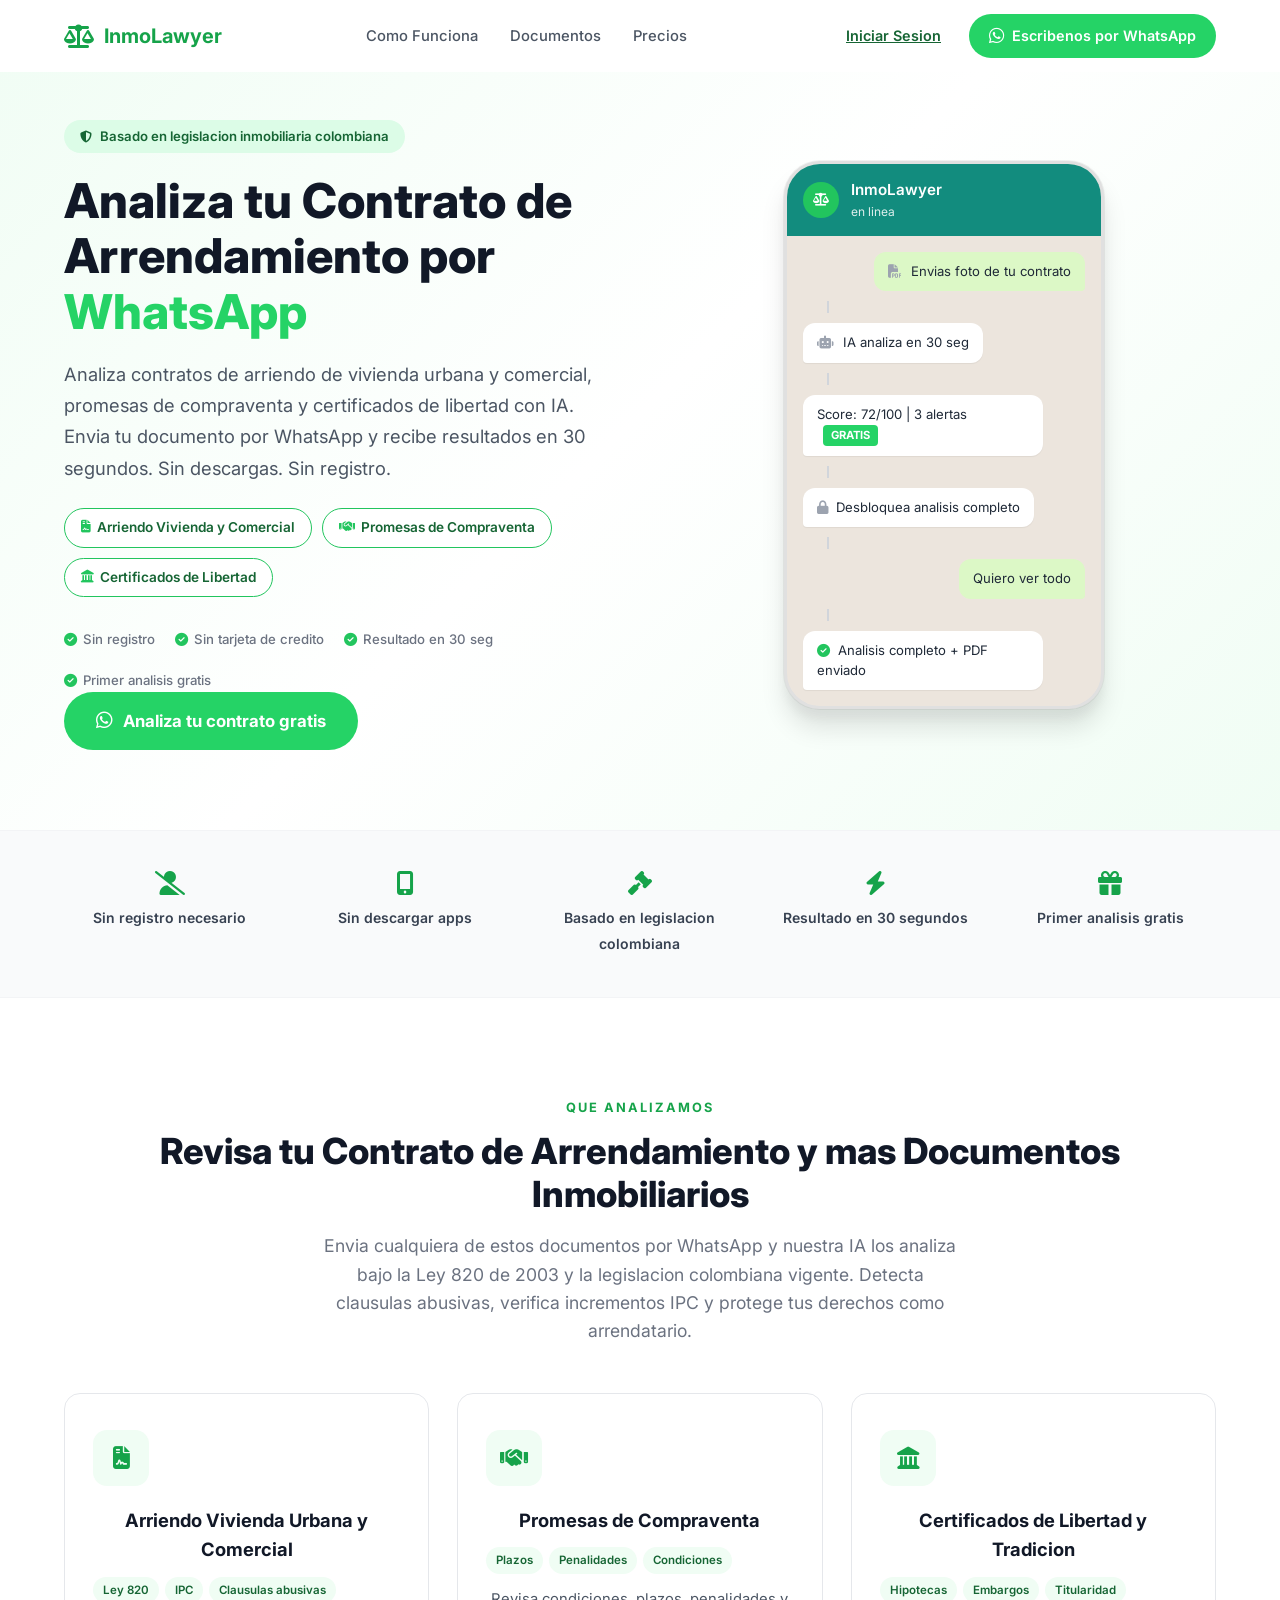
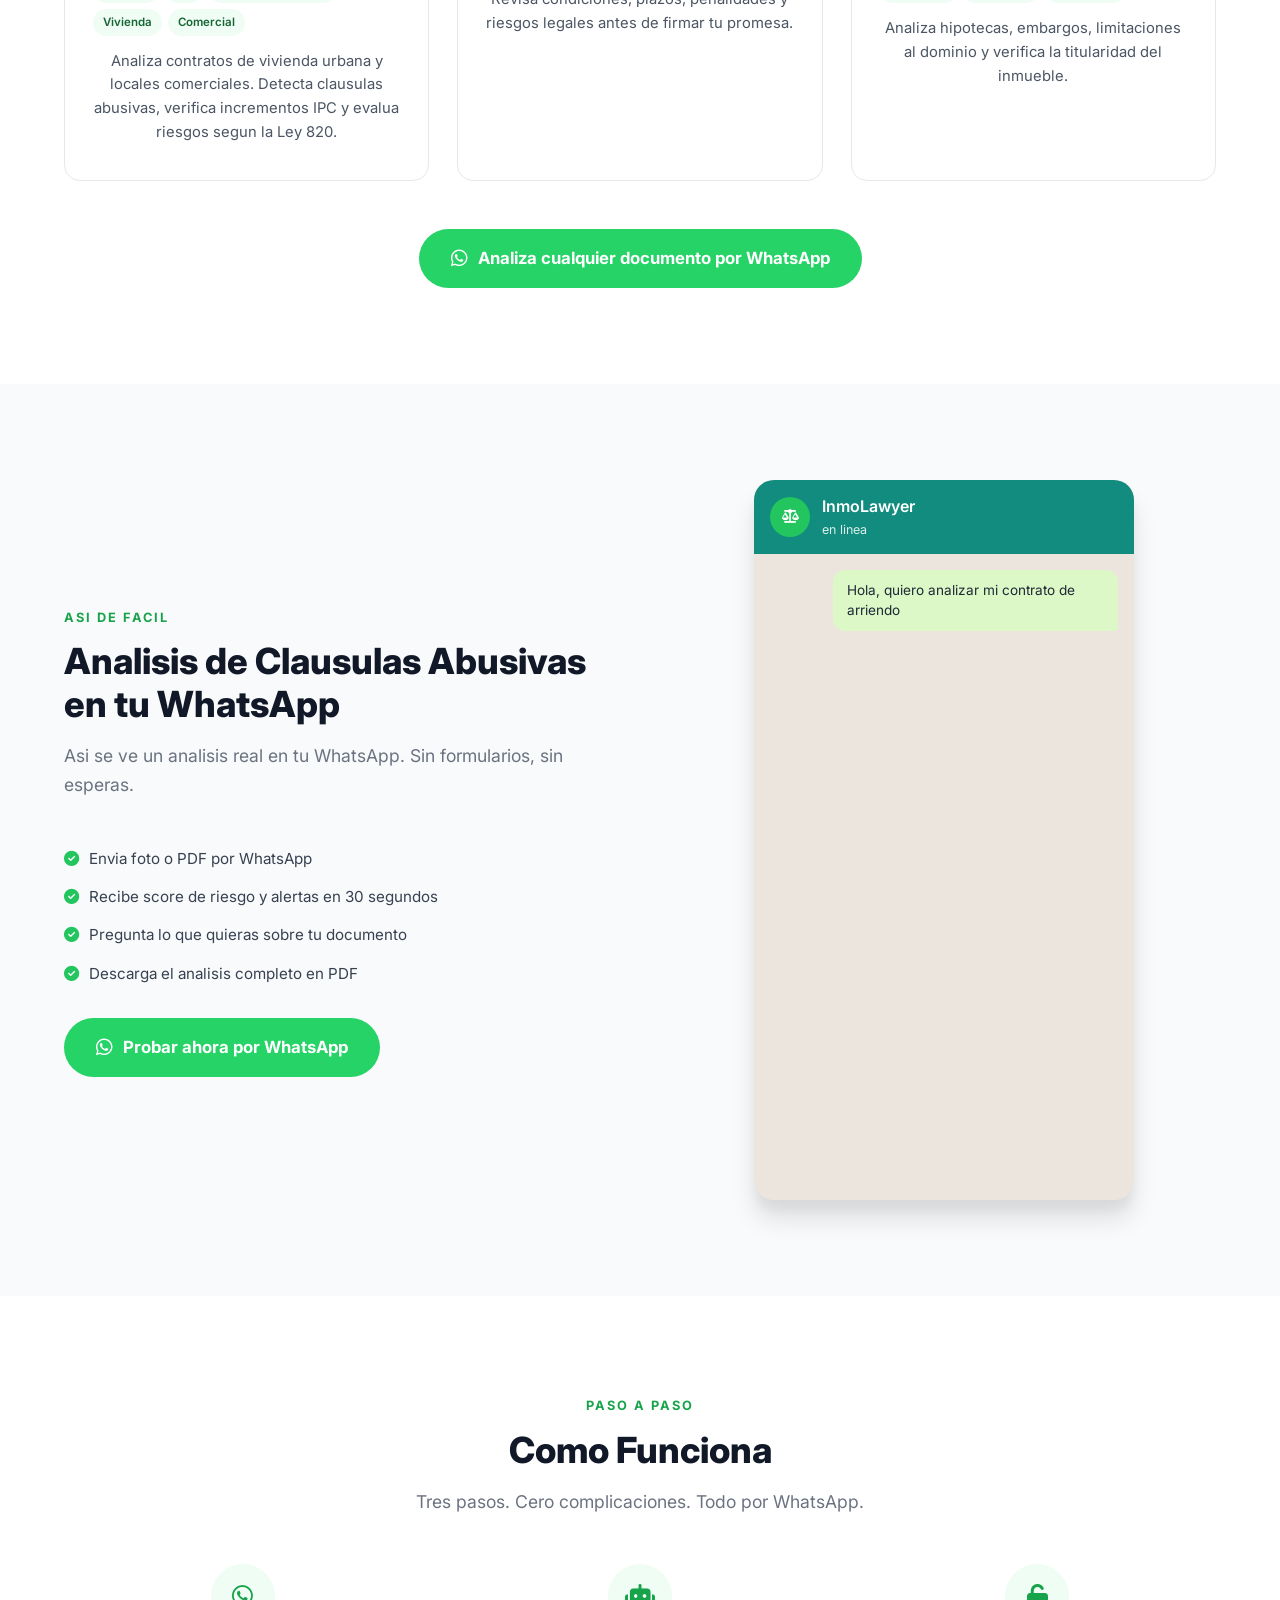
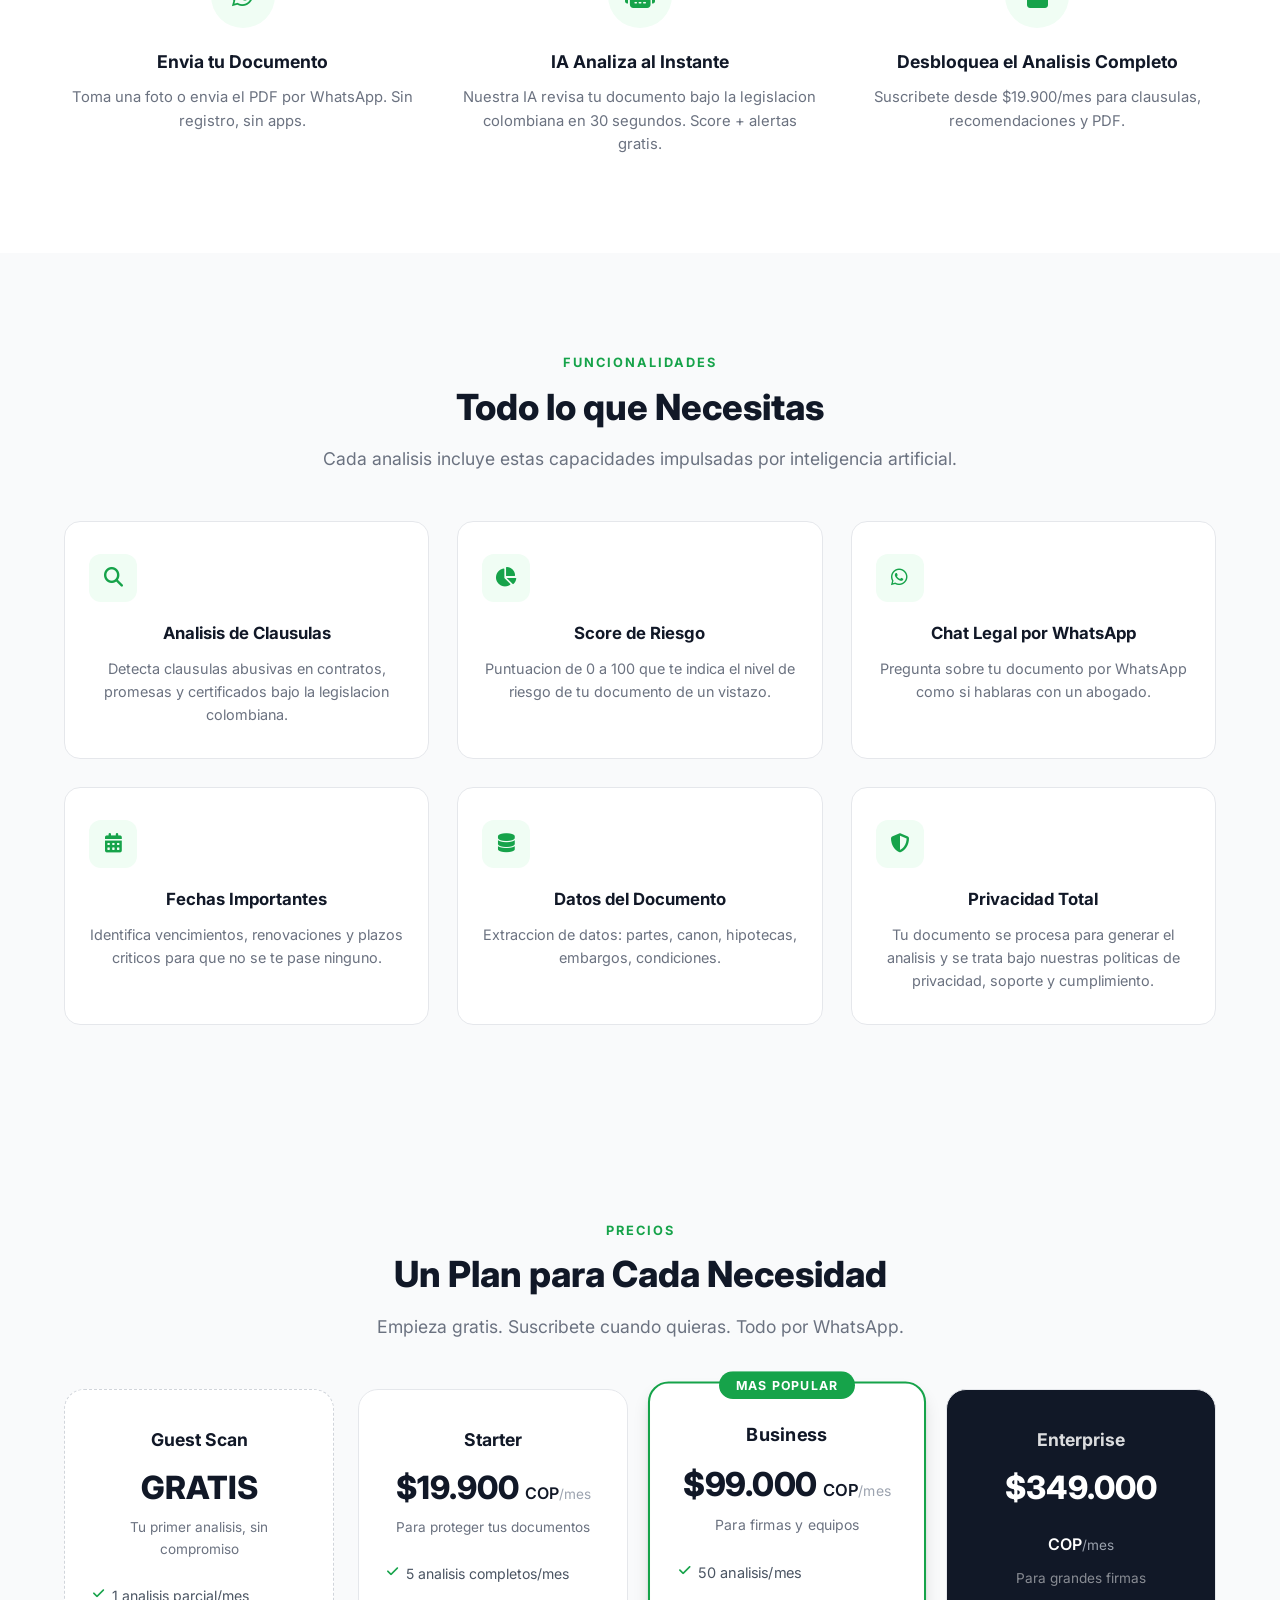
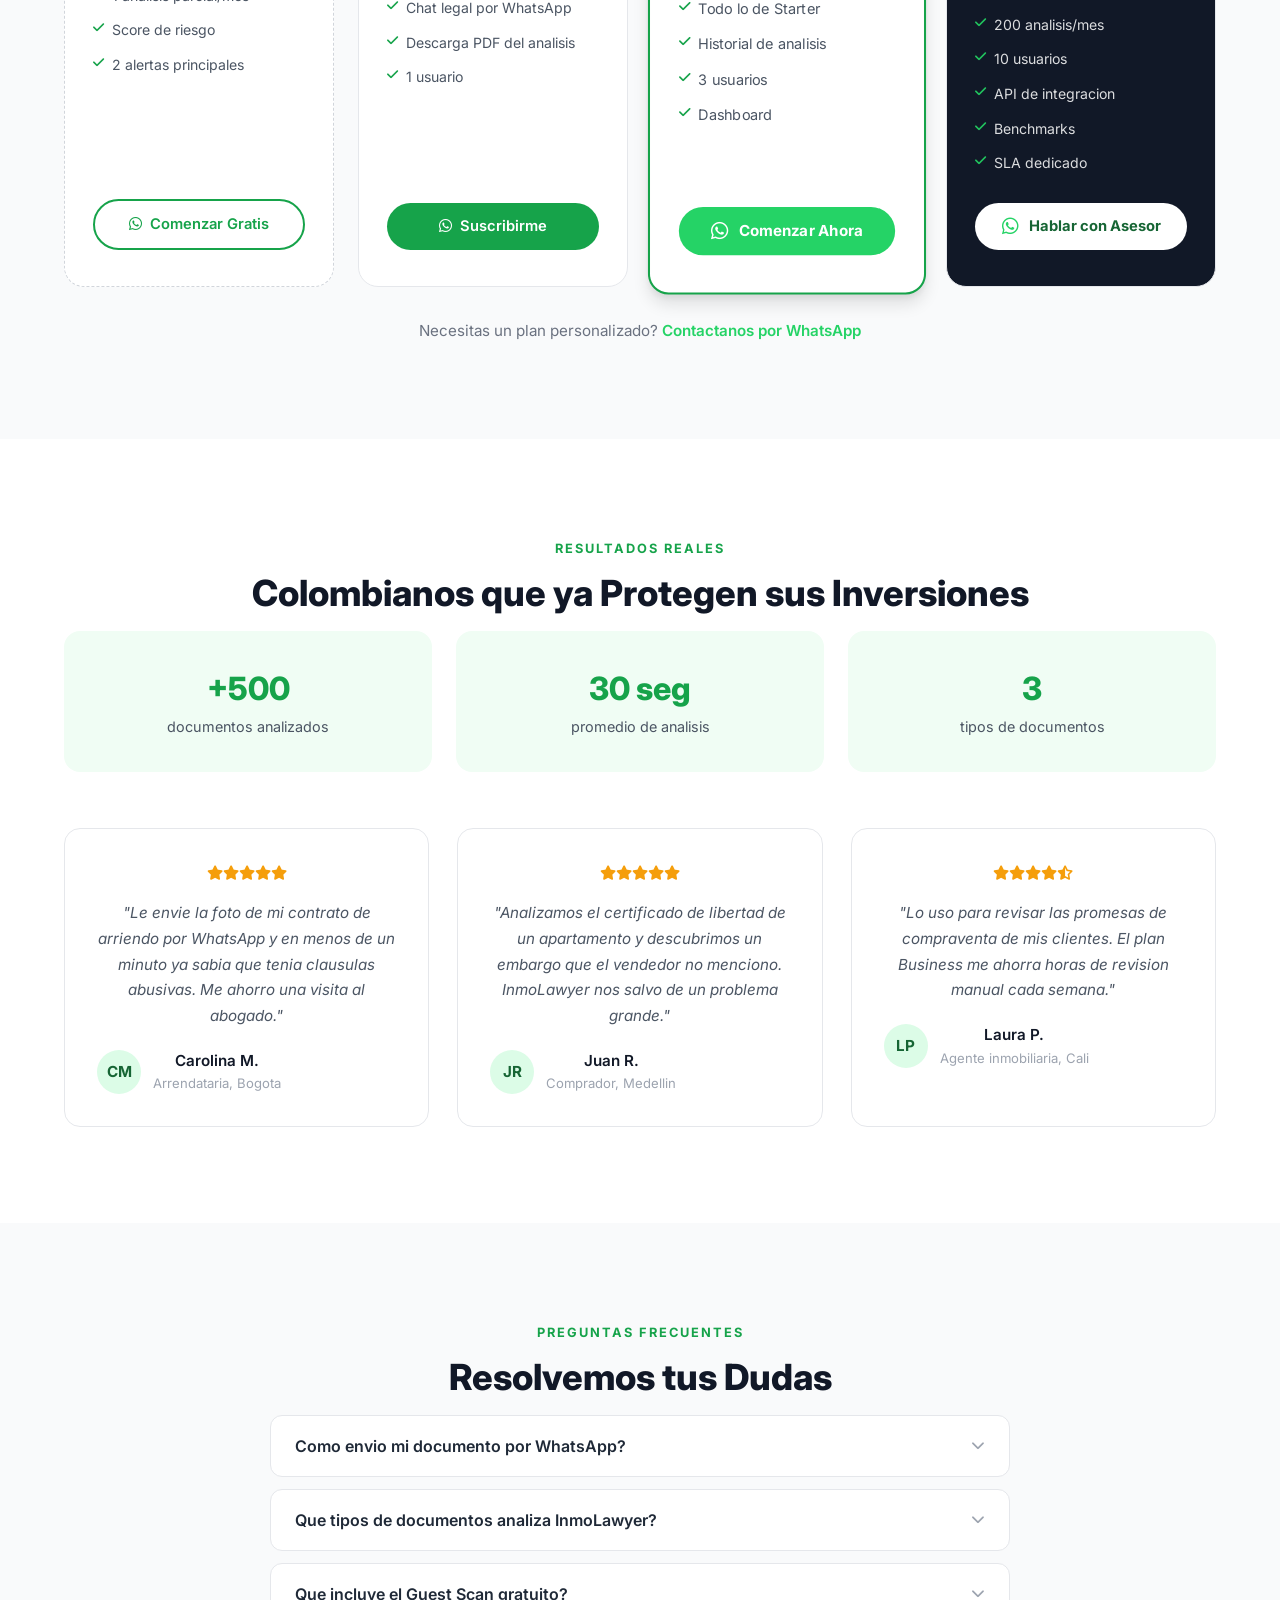
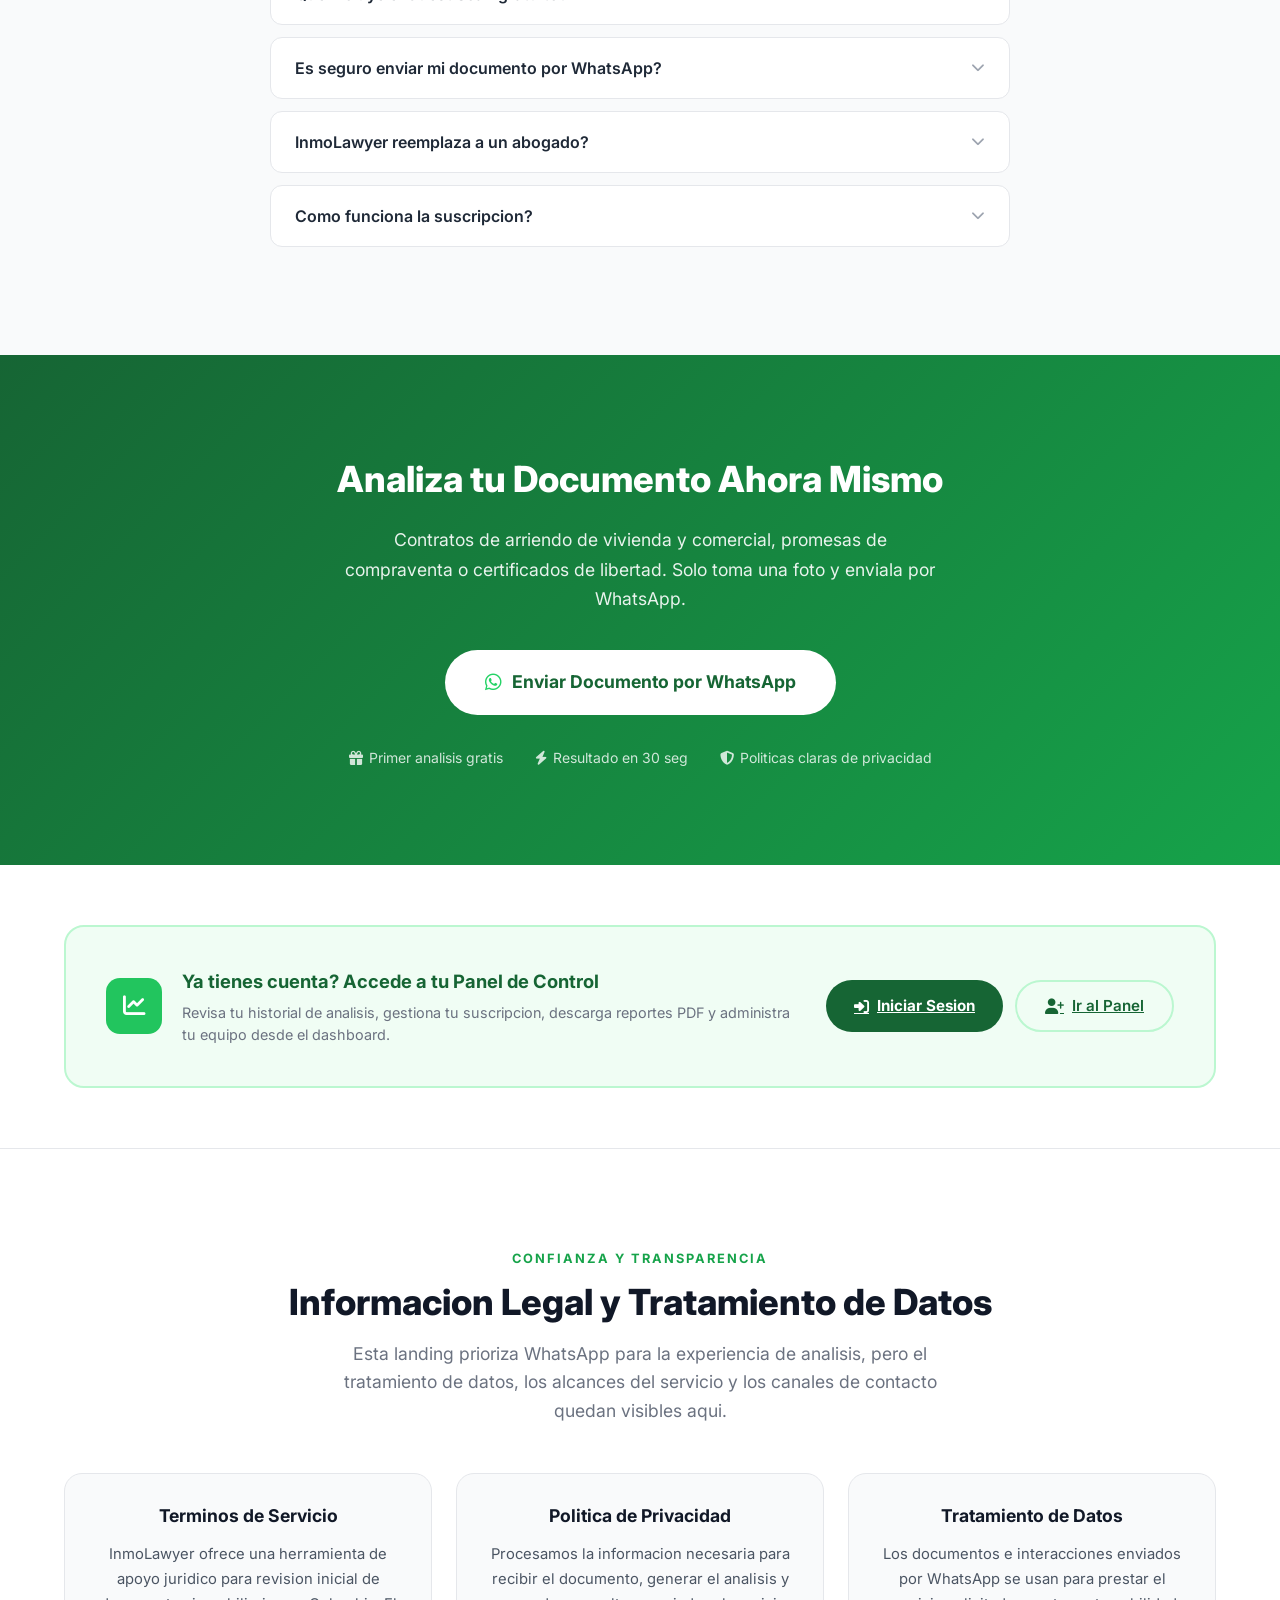
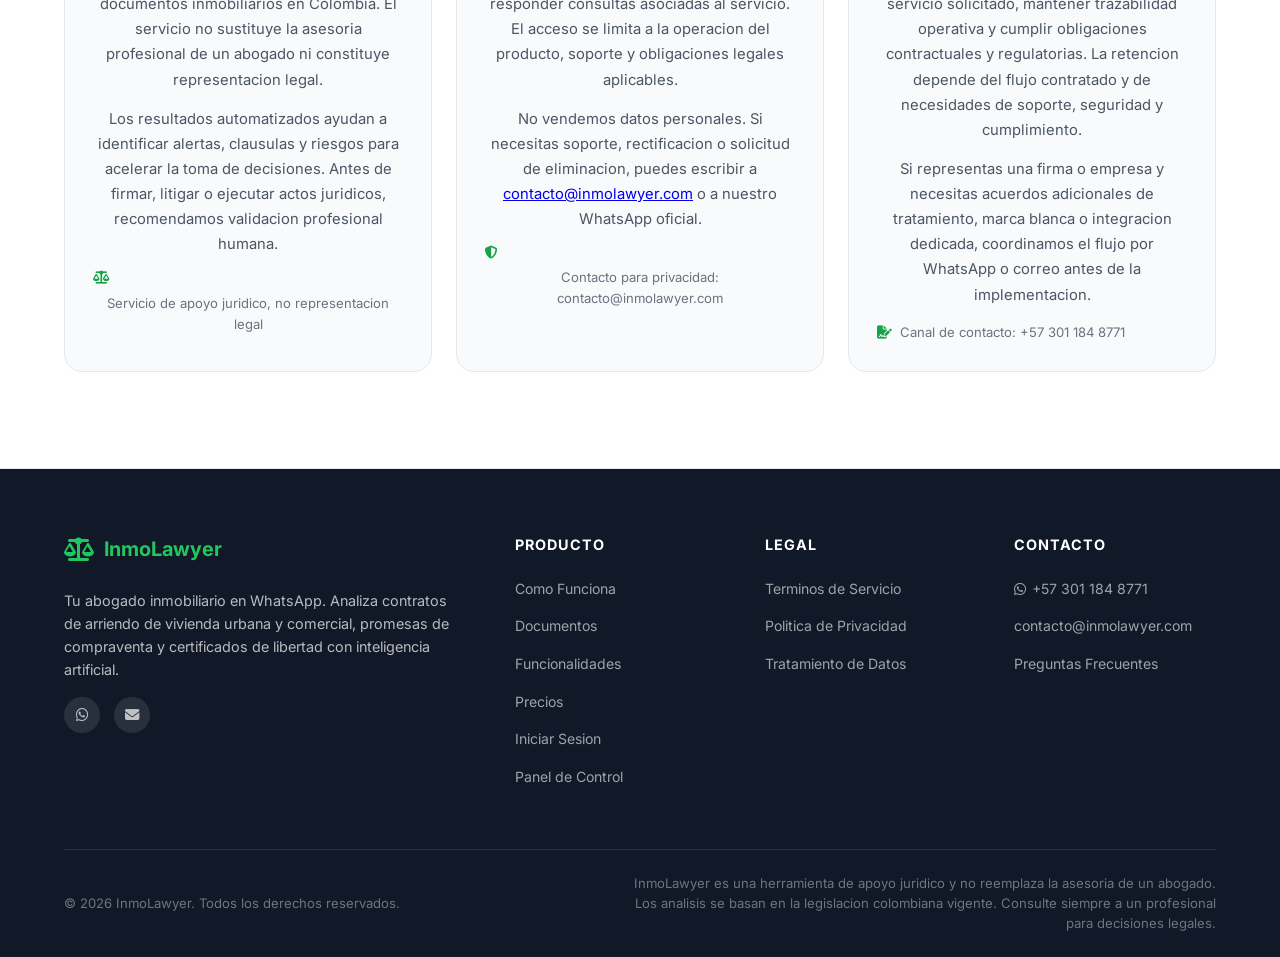
<file: index.html>
<!DOCTYPE html>
<html lang="es-CO">
<head>
    <meta charset="UTF-8">
    <meta name="viewport" content="width=device-width, initial-scale=1.0">
    <title>Analizar Contrato de Arrendamiento con IA | InmoLawyer</title>
    <meta name="description" content="Analiza tu contrato de arrendamiento en 30 segundos con IA basada en Ley 820. Detecta clausulas abusivas e incrementos ilegales. Primer analisis gratis.">
    <meta name="robots" content="index, follow">
    <meta name="author" content="InmoLawyer">
    <meta name="keywords" content="analizar contrato arriendo whatsapp, promesa compraventa colombia, certificado libertad tradicion, abogado inmobiliario IA, clausulas abusivas arrendamiento, ley 820 colombia, revision documento inmobiliario, arriendo bogota">
    <meta name="theme-color" content="#166534">
    <link rel="canonical" href="https://inmo.tools/inmolawyer">

    <!-- Favicon -->
    <link rel="icon" href="/inmolawyer/favicon.svg" type="image/svg+xml">
    <link rel="apple-touch-icon" href="/inmolawyer/og-image.png">

    <!-- Open Graph / Facebook / WhatsApp -->
    <meta property="og:type" content="website">
    <meta property="og:site_name" content="InmoLawyer">
    <meta property="og:url" content="https://inmo.tools/inmolawyer">
    <meta property="og:title" content="InmoLawyer — Tu Abogado Inmobiliario en WhatsApp">
    <meta property="og:description" content="Analiza contratos de arriendo, promesas de compraventa y certificados de libertad por WhatsApp con IA. Resultado en 30 segundos. Primer analisis gratis.">
    <meta property="og:image" content="https://inmo.tools/inmolawyer/og-image.png">
    <meta property="og:image:type" content="image/png">
    <meta property="og:image:width" content="1200">
    <meta property="og:image:height" content="630">
    <meta property="og:image:alt" content="InmoLawyer — Analisis de documentos inmobiliarios por WhatsApp con IA">
    <meta property="og:locale" content="es_CO">

    <!-- Twitter Card -->
    <meta name="twitter:card" content="summary_large_image">
    <meta name="twitter:title" content="InmoLawyer — Analiza documentos inmobiliarios por WhatsApp">
    <meta name="twitter:description" content="Contratos de arriendo, promesas de compraventa y certificados de libertad. IA + WhatsApp. 30 segundos. Gratis.">
    <meta name="twitter:image" content="https://inmo.tools/inmolawyer/og-image.png">
    <meta name="twitter:image:alt" content="InmoLawyer — Analisis de documentos inmobiliarios por WhatsApp con IA">

    <!-- JSON-LD Structured Data -->
    <script type="application/ld+json">
    {
      "@context": "https://schema.org",
      "@type": "SoftwareApplication",
      "name": "InmoLawyer",
      "applicationCategory": "LegalService",
      "operatingSystem": "Web, WhatsApp",
      "url": "https://inmo.tools/inmolawyer",
      "description": "Herramienta de analisis de documentos inmobiliarios con inteligencia artificial por WhatsApp. Analiza contratos de arriendo, promesas de compraventa y certificados de libertad y tradicion bajo la legislacion colombiana.",
      "inLanguage": "es-CO",
      "author": { "@type": "Organization", "name": "InmoLawyer" },
      "provider": {
        "@type": "Organization",
        "name": "InmoLawyer",
        "url": "https://inmo.tools/inmolawyer"
      },
      "offers": [
        { "@type": "Offer", "price": "0", "priceCurrency": "COP", "description": "Guest Scan - Primer analisis gratuito parcial" },
        { "@type": "Offer", "price": "19900", "priceCurrency": "COP", "description": "Starter - 5 analisis completos/mes" },
        { "@type": "Offer", "price": "99000", "priceCurrency": "COP", "description": "Business - 50 analisis/mes + dashboard" },
        { "@type": "Offer", "price": "349000", "priceCurrency": "COP", "description": "Enterprise - 200 analisis/mes + API" }
      ],
      "featureList": [
        "Analisis de contratos de arriendo con IA",
        "Analisis de promesas de compraventa",
        "Analisis de certificados de libertad y tradicion",
        "Deteccion de clausulas abusivas",
        "Score de riesgo legal",
        "Chat legal por WhatsApp",
        "Resultado en 30 segundos"
      ]
    }
    </script>
    <script type="application/ld+json">
    {
      "@context": "https://schema.org",
      "@type": "Organization",
      "name": "InmoLawyer",
      "url": "https://inmo.tools/inmolawyer",
      "logo": "https://inmo.tools/inmolawyer/og-image.png",
      "description": "Plataforma de analisis de documentos inmobiliarios con inteligencia artificial por WhatsApp para Colombia.",
      "areaServed": { "@type": "Country", "name": "Colombia" },
      "contactPoint": {
        "@type": "ContactPoint",
        "contactType": "customer service",
        "telephone": "+573011848771",
        "url": "https://wa.me/573011848771",
        "availableLanguage": "Spanish"
      }
    }
    </script>
    <script type="application/ld+json">
    {
      "@context": "https://schema.org",
      "@type": "FAQPage",
      "mainEntity": [
        {
          "@type": "Question",
          "name": "Como envio mi documento por WhatsApp?",
          "acceptedAnswer": { "@type": "Answer", "text": "Solo abre WhatsApp, busca el numero de InmoLawyer (+57 301 184 8771) y envia una foto o PDF de tu contrato de arriendo, promesa de compraventa o certificado de libertad. Recibiras el analisis en menos de 30 segundos." }
        },
        {
          "@type": "Question",
          "name": "Que tipos de documentos analiza InmoLawyer?",
          "acceptedAnswer": { "@type": "Answer", "text": "InmoLawyer analiza tres tipos de documentos inmobiliarios: contratos de arriendo de vivienda urbana y comercial (Ley 820), promesas de compraventa y certificados de libertad y tradicion." }
        },
        {
          "@type": "Question",
          "name": "Que incluye el Guest Scan gratuito?",
          "acceptedAnswer": { "@type": "Answer", "text": "El Guest Scan gratuito incluye un analisis parcial con score de riesgo y 2 alertas principales. Para ver el analisis completo con todas las clausulas, recomendaciones y PDF, necesitas una suscripcion desde $19.900/mes." }
        },
        {
          "@type": "Question",
          "name": "Es seguro enviar mi documento por WhatsApp?",
          "acceptedAnswer": { "@type": "Answer", "text": "Si. WhatsApp utiliza encriptacion de extremo a extremo para mensajes y archivos en transito. InmoLawyer procesa tu documento para generar el analisis y lo trata segun su Politica de Privacidad y Tratamiento de Datos, con soporte disponible por correo y WhatsApp oficial." }
        },
        {
          "@type": "Question",
          "name": "InmoLawyer reemplaza a un abogado?",
          "acceptedAnswer": { "@type": "Answer", "text": "No. InmoLawyer es una herramienta de apoyo juridico que automatiza la revision inicial de documentos inmobiliarios basandose en la legislacion colombiana. Para casos complejos o litigios, siempre se recomienda consultar a un abogado especializado. Si tienes una firma de abogados, ofrecemos desarrollo en marca blanca con la identidad de tu firma." }
        },
        {
          "@type": "Question",
          "name": "Como funciona la suscripcion?",
          "acceptedAnswer": { "@type": "Answer", "text": "Puedes suscribirte directamente por WhatsApp. Ofrecemos planes desde $19.900/mes (Starter) hasta $349.000/mes (Enterprise). Cada plan incluye un numero de analisis completos por mes, chat legal y otras funcionalidades." }
        }
      ]
    }
    </script>
    <script type="application/ld+json">
    {
      "@context": "https://schema.org",
      "@type": "HowTo",
      "name": "Como analizar tu contrato de arrendamiento con InmoLawyer",
      "description": "Analiza tu contrato de arriendo en 3 pasos por WhatsApp con inteligencia artificial basada en la Ley 820 de Colombia.",
      "step": [
        {
          "@type": "HowToStep",
          "position": 1,
          "name": "Envia tu documento",
          "text": "Abre WhatsApp y envia una foto o PDF de tu contrato de arrendamiento al numero de InmoLawyer."
        },
        {
          "@type": "HowToStep",
          "position": 2,
          "name": "IA analiza al instante",
          "text": "Nuestra inteligencia artificial analiza tu documento en 30 segundos, detectando clausulas abusivas y verificando cumplimiento de la Ley 820."
        },
        {
          "@type": "HowToStep",
          "position": 3,
          "name": "Recibe tu analisis completo",
          "text": "Recibe un score de riesgo, alertas detalladas y recomendaciones legales directamente en tu WhatsApp. Descarga el informe en PDF."
        }
      ],
      "totalTime": "PT30S"
    }
    </script>

    <!-- Google Fonts -->
    <link rel="preconnect" href="https://fonts.googleapis.com">
    <link rel="preconnect" href="https://fonts.gstatic.com" crossorigin>
    <link href="https://fonts.googleapis.com/css2?family=Inter:wght@400;500;600;700;800&amp;display=swap" rel="stylesheet">

    <!-- Font Awesome -->
    <link rel="stylesheet" href="https://cdnjs.cloudflare.com/ajax/libs/font-awesome/6.5.1/css/all.min.css">

    <style>
        :root {
            --green-primary: #16a34a;
            --green-dark: #166534;
            --green-accent: #22c55e;
            --green-50: #f0fdf4;
            --green-100: #dcfce7;
            --green-200: #bbf7d0;
            --wa-green: #25D366;
            --wa-dark: #128C7E;
            --wa-light: #DCF8C6;
            --wa-bg: #ECE5DD;
            --gray-50: #f9fafb;
            --gray-100: #f3f4f6;
            --gray-200: #e5e7eb;
            --gray-300: #d1d5db;
            --gray-400: #9ca3af;
            --gray-500: #6b7280;
            --gray-600: #4b5563;
            --gray-700: #374151;
            --gray-800: #1f2937;
            --gray-900: #111827;
            --shadow-sm: 0 1px 2px rgba(0,0,0,0.05);
            --shadow: 0 1px 3px rgba(0,0,0,0.1), 0 1px 2px rgba(0,0,0,0.06);
            --shadow-md: 0 4px 6px rgba(0,0,0,0.07), 0 2px 4px rgba(0,0,0,0.06);
            --shadow-lg: 0 10px 15px rgba(0,0,0,0.1), 0 4px 6px rgba(0,0,0,0.05);
            --shadow-xl: 0 20px 25px rgba(0,0,0,0.1), 0 10px 10px rgba(0,0,0,0.04);
            --white: #ffffff;
        }

        * { margin: 0; padding: 0; box-sizing: border-box; }

        html { scroll-behavior: smooth; }

        body {
            font-family: 'Inter', -apple-system, BlinkMacSystemFont, sans-serif;
            color: var(--gray-800);
            line-height: 1.6;
            background: #fff;
            -webkit-font-smoothing: antialiased;
        }
        a:focus-visible,
        button:focus-visible {
            outline: 3px solid rgba(37, 211, 102, 0.35);
            outline-offset: 3px;
        }
        .skip-link {
            position: absolute;
            left: 16px;
            top: -48px;
            z-index: 1100;
            background: var(--green-dark);
            color: #fff;
            padding: 10px 14px;
            border-radius: 12px;
            text-decoration: none;
            font-weight: 600;
            transition: top 0.2s ease;
        }
        .skip-link:focus { top: 16px; }
        .sr-only {
            position: absolute;
            width: 1px;
            height: 1px;
            padding: 0;
            margin: -1px;
            overflow: hidden;
            clip: rect(0, 0, 0, 0);
            white-space: nowrap;
            border: 0;
        }

        .container {
            max-width: 1200px;
            margin: 0 auto;
            padding: 0 24px;
        }

        /* ── NAVBAR ── */
        .navbar {
            position: fixed;
            top: 0;
            left: 0;
            right: 0;
            z-index: 1000;
            background: rgba(255,255,255,0.97);
            backdrop-filter: blur(12px);
            -webkit-backdrop-filter: blur(12px);
            transition: box-shadow 0.3s;
        }
        .navbar.scrolled { box-shadow: var(--shadow-md); }
        .navbar .container {
            display: flex;
            align-items: center;
            justify-content: space-between;
            height: 72px;
        }
        .nav-logo {
            display: flex;
            align-items: center;
            gap: 10px;
            text-decoration: none;
            font-weight: 700;
            font-size: 1.25rem;
            color: var(--green-primary);
        }
        .nav-logo i { font-size: 1.5rem; }
        .nav-links {
            display: flex;
            align-items: center;
            gap: 32px;
            list-style: none;
        }
        .nav-links a {
            text-decoration: none;
            color: var(--gray-600);
            font-size: 0.925rem;
            font-weight: 500;
            transition: color 0.2s;
        }
        .nav-links a:hover { color: var(--green-primary); }
        .nav-actions {
            display: flex;
            align-items: center;
            gap: 12px;
        }
        .nav-login {
            font-size: 0.9rem;
            font-weight: 600;
            color: var(--green-dark);
            padding: 8px 16px;
            border-radius: 9999px;
            transition: all 0.2s;
        }
        .nav-login:hover { background: var(--green-50); }
        .nav-login-mobile,
        .nav-panel-mobile { display: none; }
        .nav-wa-btn {
            display: inline-flex;
            align-items: center;
            gap: 8px;
            background: var(--wa-green);
            color: #fff;
            padding: 10px 20px;
            border-radius: 50px;
            text-decoration: none;
            font-weight: 600;
            font-size: 0.9rem;
            transition: background 0.2s, transform 0.2s;
            white-space: nowrap;
        }
        .nav-wa-btn:hover { background: #20bd5a; transform: translateY(-1px); }
        .nav-wa-btn i { font-size: 1.1rem; }

        .hamburger {
            display: none;
            background: none;
            border: none;
            font-size: 1.5rem;
            color: var(--gray-700);
            cursor: pointer;
        }

        /* ── BUTTONS ── */
        .btn-wa {
            display: inline-flex;
            align-items: center;
            gap: 10px;
            background: var(--wa-green);
            color: #fff;
            padding: 16px 32px;
            border-radius: 50px;
            text-decoration: none;
            font-weight: 700;
            font-size: 1.05rem;
            transition: background 0.2s, transform 0.2s, box-shadow 0.2s;
            border: none;
            cursor: pointer;
        }
        .btn-wa:hover {
            background: #20bd5a;
            transform: translateY(-2px);
            box-shadow: 0 8px 24px rgba(37,211,102,0.35);
        }
        .btn-wa i { font-size: 1.2rem; }

        .btn-green {
            display: inline-flex;
            align-items: center;
            gap: 8px;
            background: var(--green-primary);
            color: #fff;
            padding: 14px 28px;
            border-radius: 50px;
            text-decoration: none;
            font-weight: 600;
            font-size: 1rem;
            transition: background 0.2s, transform 0.2s;
            border: none;
            cursor: pointer;
        }
        .btn-green:hover { background: var(--green-dark); transform: translateY(-1px); }

        .btn-outline {
            display: inline-flex;
            align-items: center;
            gap: 8px;
            background: #fff;
            color: var(--green-primary);
            padding: 14px 28px;
            border-radius: 50px;
            text-decoration: none;
            font-weight: 600;
            font-size: 1rem;
            border: 2px solid var(--green-primary);
            transition: all 0.2s;
            cursor: pointer;
        }
        .btn-outline:hover { background: var(--green-50); }

        /* ── SECTION SHARED ── */
        .section { padding: 96px 0; }
        .section-label {
            display: inline-block;
            font-size: 0.8rem;
            font-weight: 700;
            letter-spacing: 2px;
            text-transform: uppercase;
            color: var(--green-primary);
            margin-bottom: 12px;
        }
        .section-title {
            font-size: 2.25rem;
            font-weight: 800;
            color: var(--gray-900);
            margin-bottom: 16px;
            line-height: 1.2;
        }
        .section-subtitle {
            font-size: 1.1rem;
            color: var(--gray-500);
            max-width: 640px;
            margin-bottom: 48px;
        }
        .section-center { text-align: center; }
        .section-center .section-subtitle { margin-left: auto; margin-right: auto; }

        /* ── HERO ── */
        .hero {
            padding-top: 120px;
            padding-bottom: 80px;
            background: linear-gradient(135deg, var(--green-50) 0%, #fff 50%, #f0fdf4 100%);
            overflow: hidden;
        }
        .hero .container {
            display: grid;
            grid-template-columns: 1fr 1fr;
            gap: 64px;
            align-items: center;
        }
        .hero-badge {
            display: inline-flex;
            align-items: center;
            gap: 8px;
            background: var(--green-100);
            color: var(--green-dark);
            padding: 6px 16px;
            border-radius: 50px;
            font-size: 0.825rem;
            font-weight: 600;
            margin-bottom: 20px;
        }
        .hero-badge i { font-size: 0.75rem; }
        .hero h1 {
            font-size: 3rem;
            font-weight: 800;
            color: var(--gray-900);
            line-height: 1.15;
            margin-bottom: 20px;
        }
        .hero h1 span { color: var(--wa-green); }
        .hero-subtitle {
            font-size: 1.15rem;
            color: var(--gray-600);
            line-height: 1.7;
            margin-bottom: 24px;
        }
        .hero-pills {
            display: flex;
            flex-wrap: wrap;
            gap: 10px;
            margin-bottom: 32px;
        }
        .hero-pill {
            display: inline-flex;
            align-items: center;
            gap: 6px;
            background: #fff;
            border: 1px solid var(--green-accent);
            color: var(--green-dark);
            padding: 8px 16px;
            border-radius: 50px;
            font-size: 0.85rem;
            font-weight: 600;
        }
        .hero-pill i { color: var(--green-accent); font-size: 0.8rem; }
        .hero-trust {
            display: flex;
            flex-wrap: wrap;
            gap: 20px;
            margin-top: 28px;
        }
        .hero-trust-item {
            display: flex;
            align-items: center;
            gap: 6px;
            font-size: 0.825rem;
            color: var(--gray-500);
            font-weight: 500;
        }
        .hero-trust-item i { color: var(--green-accent); }

        /* ── PHONE FRAME (BPM) ── */
        .phone-frame {
            max-width: 320px;
            margin: 0 auto;
            border-radius: 36px;
            border: 3px solid #e0e0e0;
            background: var(--wa-bg);
            overflow: hidden;
            box-shadow: var(--shadow-xl), 0 0 0 1px rgba(0,0,0,0.05);
        }
        .phone-header {
            background: var(--wa-dark);
            color: #fff;
            padding: 14px 16px;
            display: flex;
            align-items: center;
            gap: 12px;
        }
        .phone-avatar {
            width: 36px;
            height: 36px;
            border-radius: 50%;
            background: var(--green-accent);
            display: flex;
            align-items: center;
            justify-content: center;
            font-size: 0.9rem;
            font-weight: 700;
        }
        .phone-header-text { flex: 1; }
        .phone-header-name { font-weight: 600; font-size: 0.95rem; }
        .phone-header-status { font-size: 0.75rem; opacity: 0.85; }
        .phone-body { padding: 16px; min-height: 380px; display: flex; flex-direction: column; gap: 10px; }

        .bpm-bubble {
            max-width: 85%;
            padding: 10px 14px;
            border-radius: 12px;
            font-size: 0.82rem;
            line-height: 1.5;
            opacity: 0;
            transform: translateY(16px);
            transition: opacity 0.5s ease, transform 0.5s ease;
            position: relative;
        }
        .bpm-active .bpm-bubble { opacity: 1; transform: translateY(0); }
        .bpm-bubble.user-bubble {
            background: var(--wa-light);
            align-self: flex-end;
            border-bottom-right-radius: 4px;
        }
        .bpm-bubble.bot-bubble {
            background: #fff;
            align-self: flex-start;
            border-bottom-left-radius: 4px;
            box-shadow: 0 1px 1px rgba(0,0,0,0.06);
        }
        .bpm-bubble .bubble-icon { margin-right: 6px; color: var(--gray-400); }
        .bpm-bubble .badge-free {
            display: inline-block;
            background: var(--wa-green);
            color: #fff;
            padding: 2px 8px;
            border-radius: 4px;
            font-size: 0.7rem;
            font-weight: 700;
            margin-left: 6px;
        }
        .bpm-bubble .badge-lock {
            color: var(--gray-400);
            margin-right: 4px;
        }
        .bpm-connector {
            width: 2px;
            height: 12px;
            border-left: 2px dashed var(--gray-300);
            margin-left: 24px;
            opacity: 0;
            transition: opacity 0.5s ease;
        }
        .bpm-active .bpm-connector { opacity: 1; }

        /* Staggered delays for BPM bubbles */
        .bpm-active .bpm-bubble:nth-child(1) { transition-delay: 0.2s; }
        .bpm-active .bpm-connector:nth-child(2) { transition-delay: 0.5s; }
        .bpm-active .bpm-bubble:nth-child(3) { transition-delay: 0.8s; }
        .bpm-active .bpm-connector:nth-child(4) { transition-delay: 1.1s; }
        .bpm-active .bpm-bubble:nth-child(5) { transition-delay: 1.4s; }
        .bpm-active .bpm-connector:nth-child(6) { transition-delay: 1.7s; }
        .bpm-active .bpm-bubble:nth-child(7) { transition-delay: 2.0s; }
        .bpm-active .bpm-connector:nth-child(8) { transition-delay: 2.3s; }
        .bpm-active .bpm-bubble:nth-child(9) { transition-delay: 2.6s; }
        .bpm-active .bpm-connector:nth-child(10) { transition-delay: 2.9s; }
        .bpm-active .bpm-bubble:nth-child(11) { transition-delay: 3.2s; }

        /* ── TRUST BAR ── */
        .trust-bar {
            background: var(--gray-50);
            border-top: 1px solid var(--gray-100);
            border-bottom: 1px solid var(--gray-100);
            padding: 40px 0;
        }
        .trust-items {
            display: grid;
            grid-template-columns: repeat(5, 1fr);
            gap: 24px;
            text-align: center;
        }
        .trust-item i {
            font-size: 1.5rem;
            color: var(--green-primary);
            margin-bottom: 10px;
            display: block;
        }
        .trust-item span {
            font-size: 0.875rem;
            font-weight: 600;
            color: var(--gray-700);
        }

        /* ── DOC TYPES ── */
        .doc-grid {
            display: grid;
            grid-template-columns: repeat(3, 1fr);
            gap: 28px;
            margin-bottom: 48px;
        }
        .doc-card {
            background: #fff;
            border: 1px solid var(--gray-200);
            border-radius: 16px;
            padding: 36px 28px;
            transition: transform 0.2s, box-shadow 0.2s;
        }
        .doc-card:hover { transform: translateY(-4px); box-shadow: var(--shadow-lg); }
        .doc-card-icon {
            width: 56px;
            height: 56px;
            border-radius: 14px;
            background: var(--green-50);
            display: flex;
            align-items: center;
            justify-content: center;
            font-size: 1.4rem;
            color: var(--green-primary);
            margin-bottom: 20px;
        }
        .doc-card h3 { font-size: 1.15rem; font-weight: 700; color: var(--gray-900); margin-bottom: 12px; }
        .doc-card-tags {
            display: flex;
            flex-wrap: wrap;
            gap: 6px;
            margin-bottom: 14px;
        }
        .doc-card-tag {
            font-size: 0.72rem;
            font-weight: 600;
            padding: 4px 10px;
            border-radius: 50px;
            background: var(--green-50);
            color: var(--green-dark);
        }
        .doc-card p { font-size: 0.925rem; color: var(--gray-600); line-height: 1.6; }

        /* ── WHATSAPP DEMO ── */
        .demo-section .container {
            display: grid;
            grid-template-columns: 1fr 1fr;
            gap: 64px;
            align-items: center;
        }
        .demo-checks { list-style: none; margin: 24px 0 32px; display: flex; flex-direction: column; gap: 14px; }
        .demo-checks li {
            display: flex;
            align-items: flex-start;
            gap: 10px;
            font-size: 0.95rem;
            color: var(--gray-700);
        }
        .demo-checks li i { color: var(--green-accent); margin-top: 4px; flex-shrink: 0; }

        /* ── CHAT MOCKUP ── */
        .chat-mockup {
            max-width: 380px;
            margin: 0 auto;
            border-radius: 20px;
            overflow: hidden;
            box-shadow: var(--shadow-xl);
            background: var(--wa-bg);
        }
        .chat-header {
            background: var(--wa-dark);
            color: #fff;
            padding: 14px 16px;
            display: flex;
            align-items: center;
            gap: 12px;
        }
        .chat-avatar {
            width: 40px;
            height: 40px;
            border-radius: 50%;
            background: var(--green-accent);
            display: flex;
            align-items: center;
            justify-content: center;
            font-size: 1rem;
            font-weight: 700;
            color: #fff;
        }
        .chat-header-info { flex: 1; }
        .chat-header-name { font-weight: 600; font-size: 1rem; }
        .chat-header-online { font-size: 0.78rem; opacity: 0.85; }
        .chat-body { padding: 16px; min-height: 420px; display: flex; flex-direction: column; gap: 8px; }

        .chat-msg {
            max-width: 82%;
            padding: 10px 14px;
            border-radius: 12px;
            font-size: 0.85rem;
            line-height: 1.5;
            opacity: 0;
            transform: translateY(12px);
            transition: opacity 0.4s ease, transform 0.4s ease;
        }
        .chat-msg.visible { opacity: 1; transform: translateY(0); }
        .chat-msg.user {
            background: var(--wa-light);
            align-self: flex-end;
            border-bottom-right-radius: 4px;
        }
        .chat-msg.bot {
            background: #fff;
            align-self: flex-start;
            border-bottom-left-radius: 4px;
            box-shadow: 0 1px 1px rgba(0,0,0,0.06);
        }
        .chat-msg .pdf-attach {
            display: flex;
            align-items: center;
            gap: 8px;
            background: rgba(0,0,0,0.04);
            padding: 8px 12px;
            border-radius: 8px;
            margin-top: 6px;
        }
        .chat-msg .pdf-attach i { color: #e74c3c; font-size: 1.1rem; }
        .chat-msg .pdf-attach span { font-size: 0.78rem; font-weight: 500; color: var(--gray-600); }

        .chat-typing {
            align-self: flex-start;
            background: #fff;
            padding: 12px 18px;
            border-radius: 12px;
            border-bottom-left-radius: 4px;
            display: flex;
            gap: 4px;
            opacity: 0;
            transform: translateY(12px);
            transition: opacity 0.4s ease, transform 0.4s ease;
        }
        .chat-typing.visible { opacity: 1; transform: translateY(0); }
        .chat-typing span {
            width: 7px;
            height: 7px;
            border-radius: 50%;
            background: var(--gray-400);
            animation: typingBounce 1.4s infinite ease-in-out;
        }
        .chat-typing span:nth-child(2) { animation-delay: 0.2s; }
        .chat-typing span:nth-child(3) { animation-delay: 0.4s; }

        @keyframes typingBounce {
            0%, 80%, 100% { transform: translateY(0); }
            40% { transform: translateY(-6px); }
        }

        .chat-score-card {
            background: var(--green-50);
            border: 1px solid var(--green-100);
            border-radius: 10px;
            padding: 14px;
            margin-top: 8px;
        }
        .score-ring {
            width: 56px;
            height: 56px;
            border-radius: 50%;
            border: 4px solid var(--green-accent);
            display: flex;
            align-items: center;
            justify-content: center;
            font-weight: 800;
            font-size: 1.1rem;
            color: var(--green-dark);
            margin-bottom: 8px;
        }
        .score-alerts {
            font-size: 0.82rem;
            color: #b45309;
            font-weight: 600;
            margin-bottom: 6px;
        }
        .score-alerts i { margin-right: 4px; }
        .score-unlock-btn {
            display: inline-block;
            background: var(--wa-green);
            color: #fff;
            padding: 6px 14px;
            border-radius: 6px;
            font-size: 0.78rem;
            font-weight: 600;
            margin-top: 6px;
            text-decoration: none;
        }

        /* ── HOW IT WORKS ── */
        .steps-grid {
            display: grid;
            grid-template-columns: repeat(3, 1fr);
            gap: 40px;
        }
        .step-card { text-align: center; }
        .step-num {
            width: 64px;
            height: 64px;
            border-radius: 50%;
            background: var(--green-50);
            display: flex;
            align-items: center;
            justify-content: center;
            font-size: 1.5rem;
            color: var(--green-primary);
            margin: 0 auto 20px;
        }
        .step-card h3 { font-size: 1.1rem; font-weight: 700; color: var(--gray-900); margin-bottom: 10px; }
        .step-card p { font-size: 0.925rem; color: var(--gray-500); line-height: 1.6; }

        /* ── FEATURES ── */
        .features-grid {
            display: grid;
            grid-template-columns: repeat(3, 1fr);
            gap: 28px;
        }
        .feature-card {
            background: #fff;
            border: 1px solid var(--gray-200);
            border-radius: 16px;
            padding: 32px 24px;
            transition: transform 0.2s, box-shadow 0.2s;
        }
        .feature-card:hover { transform: translateY(-3px); box-shadow: var(--shadow-md); }
        .feature-icon {
            width: 48px;
            height: 48px;
            border-radius: 12px;
            background: var(--green-50);
            display: flex;
            align-items: center;
            justify-content: center;
            font-size: 1.2rem;
            color: var(--green-primary);
            margin-bottom: 18px;
        }
        .feature-card h3 { font-size: 1.05rem; font-weight: 700; color: var(--gray-900); margin-bottom: 10px; }
        .feature-card p { font-size: 0.9rem; color: var(--gray-500); line-height: 1.6; }

        /* ── PRICING ── */
        .pricing-section { background: var(--gray-50); }
        .pricing-grid {
            display: grid;
            grid-template-columns: repeat(4, 1fr);
            gap: 24px;
            margin-bottom: 32px;
        }
        .pricing-card {
            background: #fff;
            border: 1px solid var(--gray-200);
            border-radius: 20px;
            padding: 36px 28px;
            display: flex;
            flex-direction: column;
            position: relative;
            transition: transform 0.2s;
        }
        .pricing-card:hover { transform: translateY(-4px); }
        .pricing-card.guest { border-style: dashed; border-color: var(--gray-300); }
        .pricing-card.featured {
            border: 2px solid var(--green-primary);
            box-shadow: var(--shadow-lg);
            transform: scale(1.03);
        }
        .pricing-card.featured:hover { transform: scale(1.03) translateY(-4px); }
        .pricing-card.enterprise { background: var(--gray-900); color: #fff; }
        .pricing-card.enterprise .pricing-name,
        .pricing-card.enterprise .pricing-features li { color: rgba(255,255,255,0.85); }
        .pricing-card.enterprise .pricing-price { color: #fff; }
        .pricing-card.enterprise .pricing-features li i { color: var(--green-accent); }

        .pricing-popular {
            position: absolute;
            top: -12px;
            left: 50%;
            transform: translateX(-50%);
            background: var(--green-primary);
            color: #fff;
            padding: 4px 16px;
            border-radius: 50px;
            font-size: 0.75rem;
            font-weight: 700;
            letter-spacing: 1px;
            text-transform: uppercase;
            white-space: nowrap;
        }
        .pricing-name {
            font-size: 1.1rem;
            font-weight: 700;
            color: var(--gray-900);
            margin-bottom: 8px;
        }
        .pricing-price {
            font-size: 2rem;
            font-weight: 800;
            color: var(--gray-900);
            margin-bottom: 4px;
        }
        .pricing-price .currency { font-size: 1rem; font-weight: 600; }
        .pricing-price .period { font-size: 0.85rem; font-weight: 400; color: var(--gray-400); }
        .pricing-desc {
            font-size: 0.85rem;
            color: var(--gray-500);
            margin-bottom: 24px;
        }
        .pricing-features {
            list-style: none;
            margin-bottom: 28px;
            flex: 1;
            display: flex;
            flex-direction: column;
            gap: 12px;
        }
        .pricing-features li {
            font-size: 0.88rem;
            color: var(--gray-600);
            display: flex;
            align-items: flex-start;
            gap: 8px;
        }
        .pricing-features li i { color: var(--green-primary); margin-top: 3px; flex-shrink: 0; font-size: 0.8rem; }
        .pricing-card .btn-wa,
        .pricing-card .btn-green,
        .pricing-card .btn-outline {
            width: 100%;
            justify-content: center;
            padding: 12px 20px;
            font-size: 0.92rem;
        }
        .pricing-note {
            text-align: center;
            font-size: 0.95rem;
            color: var(--gray-500);
        }
        .pricing-note a { color: var(--wa-green); font-weight: 600; text-decoration: none; }
        .pricing-note a:hover { text-decoration: underline; }

        /* ── SOCIAL PROOF ── */
        .stats-row {
            display: grid;
            grid-template-columns: repeat(3, 1fr);
            gap: 24px;
            margin-bottom: 56px;
        }
        .stat-box {
            background: var(--green-50);
            border-radius: 16px;
            padding: 32px 24px;
            text-align: center;
        }
        .stat-number {
            font-size: 2rem;
            font-weight: 800;
            color: var(--green-primary);
            display: block;
        }
        .stat-label {
            font-size: 0.9rem;
            color: var(--gray-600);
            margin-top: 4px;
        }

        .testimonials-grid {
            display: grid;
            grid-template-columns: repeat(3, 1fr);
            gap: 28px;
        }
        .testimonial-card {
            background: #fff;
            border: 1px solid var(--gray-200);
            border-radius: 16px;
            padding: 32px;
        }
        .testimonial-stars { color: #f59e0b; font-size: 0.9rem; margin-bottom: 16px; }
        .testimonial-text { font-size: 0.95rem; color: var(--gray-600); line-height: 1.7; margin-bottom: 20px; font-style: italic; }
        .testimonial-author { display: flex; align-items: center; gap: 12px; }
        .testimonial-avatar {
            width: 44px;
            height: 44px;
            border-radius: 50%;
            background: var(--green-100);
            display: flex;
            align-items: center;
            justify-content: center;
            font-weight: 700;
            color: var(--green-dark);
            font-size: 0.95rem;
        }
        .testimonial-name { font-weight: 600; color: var(--gray-900); font-size: 0.95rem; }
        .testimonial-role { font-size: 0.82rem; color: var(--gray-400); }

        /* ── FAQ ── */
        .faq-section { background: var(--gray-50); }
        .faq-list { max-width: 740px; margin: 0 auto; }
        .faq-item {
            background: #fff;
            border: 1px solid var(--gray-200);
            border-radius: 12px;
            margin-bottom: 12px;
            overflow: hidden;
        }
        .faq-question {
            display: flex;
            align-items: center;
            justify-content: space-between;
            padding: 20px 24px;
            cursor: pointer;
            font-weight: 600;
            font-size: 1rem;
            color: var(--gray-800);
            background: none;
            border: none;
            width: 100%;
            text-align: left;
            font-family: inherit;
        }
        .faq-question:hover { color: var(--green-primary); }
        .faq-question i { transition: transform 0.3s; color: var(--gray-400); font-size: 0.85rem; }
        .faq-item.active .faq-question i { transform: rotate(180deg); }
        .faq-answer {
            max-height: 0;
            overflow: hidden;
            transition: max-height 0.35s ease;
        }
        .faq-item.active .faq-answer { max-height: 300px; }
        .faq-answer-inner {
            padding: 0 24px 20px;
            font-size: 0.925rem;
            color: var(--gray-600);
            line-height: 1.7;
        }
        .legal-section {
            background: #fff;
            border-top: 1px solid var(--gray-200);
            border-bottom: 1px solid var(--gray-200);
        }
        .legal-grid {
            display: grid;
            grid-template-columns: repeat(3, 1fr);
            gap: 24px;
            margin-top: 40px;
        }
        .legal-card {
            background: var(--gray-50);
            border: 1px solid var(--gray-200);
            border-radius: 18px;
            padding: 28px;
        }
        .legal-card h3 {
            font-size: 1.1rem;
            font-weight: 700;
            color: var(--gray-900);
            margin-bottom: 12px;
        }
        .legal-card p {
            color: var(--gray-600);
            font-size: 0.925rem;
            line-height: 1.7;
            margin-bottom: 14px;
        }
        .legal-meta {
            font-size: 0.82rem;
            color: var(--gray-500);
            display: flex;
            align-items: center;
            gap: 8px;
            flex-wrap: wrap;
        }
        .legal-meta i { color: var(--green-primary); }

        /* ── FINAL CTA ── */
        .final-cta {
            background: linear-gradient(135deg, var(--green-dark) 0%, var(--green-primary) 100%);
            color: #fff;
            text-align: center;
            padding: 96px 24px;
        }
        .final-cta h2 { font-size: 2.25rem; font-weight: 800; margin-bottom: 16px; }
        .final-cta p { font-size: 1.1rem; opacity: 0.9; max-width: 600px; margin: 0 auto 36px; line-height: 1.7; }
        .final-cta .btn-wa {
            background: #fff;
            color: var(--green-dark);
            font-size: 1.1rem;
            padding: 18px 40px;
        }
        .final-cta .btn-wa:hover {
            background: var(--green-50);
            box-shadow: 0 8px 24px rgba(0,0,0,0.2);
        }
        .final-cta .btn-wa i { color: var(--wa-green); }
        .final-trust {
            display: flex;
            justify-content: center;
            gap: 32px;
            margin-top: 32px;
            flex-wrap: wrap;
        }
        .final-trust span {
            font-size: 0.875rem;
            opacity: 0.8;
            display: flex;
            align-items: center;
            gap: 6px;
        }

        /* ── PANEL DE CONTROL ── */
        .panel-section { background: var(--white); padding: 60px 0; }
        .panel-card {
            background: linear-gradient(135deg, var(--green-50) 0%, #f0fdf4 100%);
            border: 2px solid var(--green-200);
            border-radius: 20px;
            padding: 40px;
            display: flex;
            align-items: center;
            justify-content: space-between;
            gap: 32px;
            flex-wrap: wrap;
        }
        .panel-left {
            display: flex;
            align-items: center;
            gap: 20px;
            flex: 1;
            min-width: 280px;
        }
        .panel-icon {
            width: 56px;
            height: 56px;
            border-radius: 14px;
            background: var(--green-accent);
            color: #fff;
            display: flex;
            align-items: center;
            justify-content: center;
            font-size: 1.4rem;
            flex-shrink: 0;
        }
        .panel-left h3 {
            font-size: 1.15rem;
            font-weight: 700;
            color: var(--green-dark);
            margin-bottom: 6px;
        }
        .panel-left p {
            font-size: 0.9rem;
            color: var(--gray-500);
            line-height: 1.5;
        }
        .panel-actions {
            display: flex;
            gap: 12px;
            flex-shrink: 0;
        }
        .btn-panel-login {
            display: inline-flex;
            align-items: center;
            gap: 8px;
            padding: 12px 28px;
            border-radius: 9999px;
            font-size: 0.95rem;
            font-weight: 700;
            background: var(--green-dark);
            color: #fff;
            transition: all 0.25s;
        }
        .btn-panel-login:hover { background: var(--green-accent); transform: translateY(-1px); box-shadow: 0 4px 14px rgba(22,163,74,0.3); }
        .btn-panel-register {
            display: inline-flex;
            align-items: center;
            gap: 8px;
            padding: 12px 28px;
            border-radius: 9999px;
            font-size: 0.95rem;
            font-weight: 600;
            background: transparent;
            color: var(--green-dark);
            border: 2px solid var(--green-200);
            transition: all 0.25s;
        }
        .btn-panel-register:hover { border-color: var(--green-accent); background: #fff; }
        @media (max-width: 768px) {
            .panel-card { flex-direction: column; text-align: center; padding: 28px 20px; }
            .panel-left { flex-direction: column; }
            .panel-actions { flex-direction: column; width: 100%; }
            .btn-panel-login, .btn-panel-register { width: 100%; justify-content: center; }
            .nav-login { display: none; }
            .legal-grid { grid-template-columns: 1fr; }
        }

        /* ── FOOTER ── */
        .footer {
            background: var(--gray-900);
            color: rgba(255,255,255,0.7);
            padding: 64px 0 0;
        }
        .footer-grid {
            display: grid;
            grid-template-columns: 2fr 1fr 1fr 1fr;
            gap: 48px;
            margin-bottom: 48px;
        }
        .footer-brand-desc { font-size: 0.9rem; margin: 16px 0; line-height: 1.6; }
        .footer-social { display: flex; gap: 14px; margin-top: 16px; }
        .footer-social a {
            width: 36px;
            height: 36px;
            border-radius: 50%;
            background: rgba(255,255,255,0.1);
            display: flex;
            align-items: center;
            justify-content: center;
            color: rgba(255,255,255,0.7);
            text-decoration: none;
            font-size: 0.9rem;
            transition: background 0.2s;
        }
        .footer-social a:hover { background: var(--green-primary); color: #fff; }
        .footer-col h4 {
            font-size: 0.9rem;
            font-weight: 700;
            color: #fff;
            margin-bottom: 20px;
            text-transform: uppercase;
            letter-spacing: 1px;
        }
        .footer-col ul { list-style: none; }
        .footer-col ul li { margin-bottom: 12px; }
        .footer-col ul a {
            color: rgba(255,255,255,0.6);
            text-decoration: none;
            font-size: 0.88rem;
            transition: color 0.2s;
        }
        .footer-col ul a:hover { color: var(--green-accent); }
        .footer-bottom {
            border-top: 1px solid rgba(255,255,255,0.1);
            padding: 24px 0;
            display: flex;
            justify-content: space-between;
            align-items: center;
            flex-wrap: wrap;
            gap: 16px;
        }
        .footer-bottom p {
            font-size: 0.82rem;
            color: rgba(255,255,255,0.4);
        }
        .footer-disclaimer {
            font-size: 0.78rem;
            color: rgba(255,255,255,0.35);
            max-width: 600px;
            text-align: right;
            line-height: 1.5;
        }

        /* ── ANIMATIONS ── */
        @keyframes fadeInUp {
            from { opacity: 0; transform: translateY(24px); }
            to { opacity: 1; transform: translateY(0); }
        }
        .animate-in {
            opacity: 0;
            transform: translateY(24px);
        }
        .animate-in.visible {
            animation: fadeInUp 0.6s ease forwards;
        }

        /* ── RESPONSIVE ── */
        @media (max-width: 1024px) {
            .hero .container { grid-template-columns: 1fr; gap: 40px; }
            .hero h1 { font-size: 2.5rem; }
            .phone-frame { max-width: 280px; }
            .pricing-grid { grid-template-columns: repeat(2, 1fr); }
            .pricing-card.featured { transform: scale(1); }
            .pricing-card.featured:hover { transform: translateY(-4px); }
            .doc-grid { grid-template-columns: repeat(2, 1fr); }
            .features-grid { grid-template-columns: repeat(2, 1fr); }
            .demo-section .container { grid-template-columns: 1fr; }
            .footer-grid { grid-template-columns: repeat(2, 1fr); }
        }

        @media (max-width: 768px) {
            .nav-links { display: none; }
            .nav-links.open {
                display: flex;
                flex-direction: column;
                position: absolute;
                top: 72px;
                left: 0;
                right: 0;
                background: #fff;
                padding: 24px;
                gap: 20px;
                box-shadow: var(--shadow-lg);
                border-bottom: 1px solid var(--gray-100);
            }
            .hamburger { display: block; }
            .nav-actions .nav-login { display: none; }
            .nav-wa-btn span { display: none; }
            .nav-wa-btn { padding: 10px 12px; border-radius: 50%; }
            .nav-links.open .nav-login-mobile,
            .nav-links.open .nav-panel-mobile { display: block; }
            .section { padding: 64px 0; }
            .section-title { font-size: 1.75rem; }
            .hero { padding-top: 100px; padding-bottom: 60px; }
            .hero h1 { font-size: 2rem; }
            .hero-subtitle { font-size: 1rem; }
            .trust-items { grid-template-columns: repeat(3, 1fr); }
            .doc-grid { grid-template-columns: 1fr; }
            .steps-grid { grid-template-columns: 1fr; gap: 32px; }
            .features-grid { grid-template-columns: 1fr; }
            .pricing-grid { grid-template-columns: 1fr; }
            .stats-row { grid-template-columns: 1fr; }
            .testimonials-grid { grid-template-columns: 1fr; }
            .footer-grid { grid-template-columns: 1fr; gap: 32px; }
            .footer-bottom { flex-direction: column; text-align: center; }
            .footer-disclaimer { text-align: center; }
            .final-cta h2 { font-size: 1.75rem; }
        }

        @media (max-width: 480px) {
            .hero h1 { font-size: 1.65rem; }
            .hero-pills { gap: 8px; }
            .hero-pill { font-size: 0.78rem; padding: 6px 12px; }
            .hero-trust { flex-direction: column; gap: 10px; }
            .trust-items { grid-template-columns: repeat(2, 1fr); }
            .btn-wa { padding: 14px 24px; font-size: 0.95rem; }
            .final-trust { flex-direction: column; align-items: center; gap: 12px; }
        }
        @media (prefers-reduced-motion: reduce) {
            html { scroll-behavior: auto; }
            *,
            *::before,
            *::after {
                animation-duration: 0.01ms !important;
                animation-iteration-count: 1 !important;
                transition-duration: 0.01ms !important;
                scroll-behavior: auto !important;
            }
        }
    </style>

    <!-- Analytics -->
    <script defer data-domain="inmo.tools" src="https://plausible.io/js/script.js"></script>
</head>
<body id="top">

    <a href="#main-content" class="skip-link">Saltar al contenido</a>

    <!-- ── NAVBAR ── -->
    <nav class="navbar" id="navbar" aria-label="Principal">
        <div class="container">
            <a href="#top" class="nav-logo">
                <i class="fas fa-balance-scale"></i>
                InmoLawyer
            </a>
            <ul class="nav-links" id="navLinks">
                <li><a href="#como-funciona">Como Funciona</a></li>
                <li><a href="#documentos">Documentos</a></li>
                <li><a href="#precios">Precios</a></li>
                <li class="nav-login-mobile"><a href="/inmolawyer/app"><i class="fas fa-sign-in-alt" style="margin-right:6px"></i>Iniciar Sesion</a></li>
                <li class="nav-panel-mobile"><a href="#panel-control"><i class="fas fa-chart-line" style="margin-right:6px"></i>Ir al Panel</a></li>
            </ul>
            <div class="nav-actions">
                <a href="/inmolawyer/app" class="nav-login">Iniciar Sesion</a>
                <a href="https://wa.me/573011848771?text=Hola%2C%20quiero%20analizar%20mi%20documento%20inmobiliario" class="nav-wa-btn" target="_blank" rel="noopener noreferrer" data-cta-location="nav_primary" aria-label="Escribenos por WhatsApp">
                    <i class="fab fa-whatsapp"></i>
                    <span>Escribenos por WhatsApp</span>
                </a>
            </div>
            <button class="hamburger" id="hamburger" aria-label="Abrir menu principal" aria-expanded="false" aria-controls="navLinks">
                <i class="fas fa-bars"></i>
            </button>
        </div>
    </nav>

    <main id="main-content">
    <!-- ── HERO ── -->
    <section class="hero">
        <div class="container">
            <div class="hero-left">
                <div class="hero-badge">
                    <i class="fas fa-shield-halved"></i>
                    Basado en legislacion inmobiliaria colombiana
                </div>
                <h1>Analiza tu Contrato de Arrendamiento por <span>WhatsApp</span></h1>
                <p class="hero-subtitle">
                    Analiza contratos de arriendo de vivienda urbana y comercial, promesas de compraventa y certificados de libertad con IA. Envia tu documento por WhatsApp y recibe resultados en 30 segundos. Sin descargas. Sin registro.
                </p>
                <div class="hero-pills">
                    <span class="hero-pill"><i class="fas fa-file-contract"></i> Arriendo Vivienda y Comercial</span>
                    <span class="hero-pill"><i class="fas fa-handshake"></i> Promesas de Compraventa</span>
                    <span class="hero-pill"><i class="fas fa-landmark"></i> Certificados de Libertad</span>
                </div>
                <div class="hero-trust">
                    <span class="hero-trust-item"><i class="fas fa-check-circle"></i> Sin registro</span>
                    <span class="hero-trust-item"><i class="fas fa-check-circle"></i> Sin tarjeta de credito</span>
                    <span class="hero-trust-item"><i class="fas fa-check-circle"></i> Resultado en 30 seg</span>
                    <span class="hero-trust-item"><i class="fas fa-check-circle"></i> Primer analisis gratis</span>
                </div>
                <a href="https://wa.me/573011848771?text=Hola%2C%20quiero%20analizar%20mi%20contrato%20de%20arrendamiento" class="btn-wa" target="_blank" rel="noopener noreferrer" data-cta-location="hero_primary">
                    <i class="fab fa-whatsapp"></i>
                    Analiza tu contrato gratis
                </a>
            </div>

            <div class="hero-right">
                <div class="phone-frame" id="bpmPhone" aria-hidden="true">
                    <div class="phone-header">
                        <div class="phone-avatar"><i class="fas fa-balance-scale" style="font-size:0.8rem"></i></div>
                        <div class="phone-header-text">
                            <div class="phone-header-name">InmoLawyer</div>
                            <div class="phone-header-status">en linea</div>
                        </div>
                    </div>
                    <div class="phone-body">
                        <div class="bpm-bubble user-bubble">
                            <i class="fas fa-file-pdf bubble-icon"></i> Envias foto de tu contrato
                        </div>
                        <div class="bpm-connector"></div>
                        <div class="bpm-bubble bot-bubble">
                            <i class="fas fa-robot bubble-icon"></i> IA analiza en 30 seg
                        </div>
                        <div class="bpm-connector"></div>
                        <div class="bpm-bubble bot-bubble">
                            Score: 72/100 | 3 alertas <span class="badge-free">GRATIS</span>
                        </div>
                        <div class="bpm-connector"></div>
                        <div class="bpm-bubble bot-bubble">
                            <i class="fas fa-lock badge-lock"></i> Desbloquea analisis completo
                        </div>
                        <div class="bpm-connector"></div>
                        <div class="bpm-bubble user-bubble">
                            Quiero ver todo
                        </div>
                        <div class="bpm-connector"></div>
                        <div class="bpm-bubble bot-bubble">
                            <i class="fas fa-check-circle" style="color:var(--green-accent);margin-right:4px"></i> Analisis completo + PDF enviado
                        </div>
                    </div>
                </div>
            </div>
        </div>
    </section>

    <!-- ── TRUST BAR ── -->
    <section class="trust-bar">
        <div class="container">
            <div class="trust-items">
                <div class="trust-item">
                    <i class="fas fa-user-slash"></i>
                    <span>Sin registro necesario</span>
                </div>
                <div class="trust-item">
                    <i class="fas fa-mobile-screen-button"></i>
                    <span>Sin descargar apps</span>
                </div>
                <div class="trust-item">
                    <i class="fas fa-gavel"></i>
                    <span>Basado en legislacion colombiana</span>
                </div>
                <div class="trust-item">
                    <i class="fas fa-bolt"></i>
                    <span>Resultado en 30 segundos</span>
                </div>
                <div class="trust-item">
                    <i class="fas fa-gift"></i>
                    <span>Primer analisis gratis</span>
                </div>
            </div>
        </div>
    </section>

    <!-- ── DOCUMENT TYPES ── -->
    <section class="section" id="documentos">
        <div class="container section-center">
            <span class="section-label">Que Analizamos</span>
            <h2 class="section-title">Revisa tu Contrato de Arrendamiento y mas Documentos Inmobiliarios</h2>
            <p class="section-subtitle">Envia cualquiera de estos documentos por WhatsApp y nuestra IA los analiza bajo la Ley 820 de 2003 y la legislacion colombiana vigente. Detecta clausulas abusivas, verifica incrementos IPC y protege tus derechos como arrendatario.</p>
            <div class="doc-grid">
                <div class="doc-card animate-in">
                    <div class="doc-card-icon"><i class="fas fa-file-contract"></i></div>
                    <h3>Arriendo Vivienda Urbana y Comercial</h3>
                    <div class="doc-card-tags">
                        <span class="doc-card-tag">Ley 820</span>
                        <span class="doc-card-tag">IPC</span>
                        <span class="doc-card-tag">Clausulas abusivas</span>
                        <span class="doc-card-tag">Vivienda</span>
                        <span class="doc-card-tag">Comercial</span>
                    </div>
                    <p>Analiza contratos de vivienda urbana y locales comerciales. Detecta clausulas abusivas, verifica incrementos IPC y evalua riesgos segun la Ley 820.</p>
                </div>
                <div class="doc-card animate-in">
                    <div class="doc-card-icon"><i class="fas fa-handshake"></i></div>
                    <h3>Promesas de Compraventa</h3>
                    <div class="doc-card-tags">
                        <span class="doc-card-tag">Plazos</span>
                        <span class="doc-card-tag">Penalidades</span>
                        <span class="doc-card-tag">Condiciones</span>
                    </div>
                    <p>Revisa condiciones, plazos, penalidades y riesgos legales antes de firmar tu promesa.</p>
                </div>
                <div class="doc-card animate-in">
                    <div class="doc-card-icon"><i class="fas fa-landmark"></i></div>
                    <h3>Certificados de Libertad y Tradicion</h3>
                    <div class="doc-card-tags">
                        <span class="doc-card-tag">Hipotecas</span>
                        <span class="doc-card-tag">Embargos</span>
                        <span class="doc-card-tag">Titularidad</span>
                    </div>
                    <p>Analiza hipotecas, embargos, limitaciones al dominio y verifica la titularidad del inmueble.</p>
                </div>
            </div>
            <a href="https://wa.me/573011848771?text=Hola%2C%20quiero%20analizar%20mi%20documento%20inmobiliario" class="btn-wa" target="_blank" rel="noopener noreferrer" data-cta-location="document_types">
                <i class="fab fa-whatsapp"></i>
                Analiza cualquier documento por WhatsApp
            </a>
        </div>
    </section>

    <!-- ── WHATSAPP DEMO ── -->
    <section class="section demo-section" style="background:var(--gray-50)">
        <div class="container">
            <div class="demo-left">
                <span class="section-label">Asi de Facil</span>
                <h2 class="section-title">Analisis de Clausulas Abusivas en tu WhatsApp</h2>
                <p class="section-subtitle">Asi se ve un analisis real en tu WhatsApp. Sin formularios, sin esperas.</p>
                <ul class="demo-checks">
                    <li><i class="fas fa-check-circle"></i> Envia foto o PDF por WhatsApp</li>
                    <li><i class="fas fa-check-circle"></i> Recibe score de riesgo y alertas en 30 segundos</li>
                    <li><i class="fas fa-check-circle"></i> Pregunta lo que quieras sobre tu documento</li>
                    <li><i class="fas fa-check-circle"></i> Descarga el analisis completo en PDF</li>
                </ul>
                <a href="https://wa.me/573011848771?text=Hola%2C%20quiero%20analizar%20mi%20documento%20inmobiliario" class="btn-wa" target="_blank" rel="noopener noreferrer" data-cta-location="demo_primary">
                    <i class="fab fa-whatsapp"></i>
                    Probar ahora por WhatsApp
                </a>
            </div>
            <div class="demo-right">
                <div class="chat-mockup" id="chatMockup" aria-hidden="true">
                    <div class="chat-header">
                        <div class="chat-avatar"><i class="fas fa-balance-scale" style="font-size:0.85rem"></i></div>
                        <div class="chat-header-info">
                            <div class="chat-header-name">InmoLawyer</div>
                            <div class="chat-header-online">en linea</div>
                        </div>
                    </div>
                    <div class="chat-body" id="chatBody">
                        <div class="chat-msg user" data-delay="0">
                            Hola, quiero analizar mi contrato de arriendo
                        </div>
                        <div class="chat-typing" data-delay="1500">
                            <span></span><span></span><span></span>
                        </div>
                        <div class="chat-msg bot" data-delay="3000">
                            Hola! Soy InmoLawyer. Enviame una foto o PDF de tu documento.
                        </div>
                        <div class="chat-msg user" data-delay="4500">
                            <div class="pdf-attach">
                                <i class="fas fa-file-pdf"></i>
                                <span>contrato_arriendo.pdf</span>
                            </div>
                        </div>
                        <div class="chat-typing" data-delay="6000">
                            <span></span><span></span><span></span>
                        </div>
                        <div class="chat-msg bot" data-delay="7500">
                            Analizando tu contrato... 30 segundos.
                        </div>
                        <div class="chat-msg bot" data-delay="9000">
                            <div class="chat-score-card">
                                <div class="score-ring">72</div>
                                <div class="score-alerts"><i class="fas fa-exclamation-triangle"></i> 3 alertas detectadas</div>
                                <span class="badge-free" style="display:inline-block;margin-bottom:8px">GRATIS</span>
                                <br>
                                <a href="https://wa.me/573011848771?text=Quiero%20desbloquear%20el%20analisis%20completo" class="score-unlock-btn" target="_blank" rel="noopener noreferrer" data-cta-location="chat_unlock_demo">
                                    <i class="fas fa-lock" style="margin-right:4px;font-size:0.7rem"></i>
                                    Desbloquea analisis completo
                                </a>
                            </div>
                        </div>
                        <div class="chat-msg bot" data-delay="10500">
                            Suscribete desde $19.900/mes para ver todas las clausulas.
                        </div>
                    </div>
                </div>
            </div>
        </div>
    </section>

    <!-- ── HOW IT WORKS ── -->
    <section class="section" id="como-funciona">
        <div class="container section-center">
            <span class="section-label">Paso a Paso</span>
            <h2 class="section-title">Como Funciona</h2>
            <p class="section-subtitle">Tres pasos. Cero complicaciones. Todo por WhatsApp.</p>
            <div class="steps-grid">
                <div class="step-card animate-in">
                    <div class="step-num"><i class="fab fa-whatsapp"></i></div>
                    <h3>Envia tu Documento</h3>
                    <p>Toma una foto o envia el PDF por WhatsApp. Sin registro, sin apps.</p>
                </div>
                <div class="step-card animate-in">
                    <div class="step-num"><i class="fas fa-robot"></i></div>
                    <h3>IA Analiza al Instante</h3>
                    <p>Nuestra IA revisa tu documento bajo la legislacion colombiana en 30 segundos. Score + alertas gratis.</p>
                </div>
                <div class="step-card animate-in">
                    <div class="step-num"><i class="fas fa-unlock"></i></div>
                    <h3>Desbloquea el Analisis Completo</h3>
                    <p>Suscribete desde $19.900/mes para clausulas, recomendaciones y PDF.</p>
                </div>
            </div>
        </div>
    </section>

    <!-- ── FEATURES ── -->
    <section class="section" id="funcionalidades" style="background:var(--gray-50)">
        <div class="container section-center">
            <span class="section-label">Funcionalidades</span>
            <h2 class="section-title">Todo lo que Necesitas</h2>
            <p class="section-subtitle">Cada analisis incluye estas capacidades impulsadas por inteligencia artificial.</p>
            <div class="features-grid">
                <div class="feature-card animate-in">
                    <div class="feature-icon"><i class="fas fa-search"></i></div>
                    <h3>Analisis de Clausulas</h3>
                    <p>Detecta clausulas abusivas en contratos, promesas y certificados bajo la legislacion colombiana.</p>
                </div>
                <div class="feature-card animate-in">
                    <div class="feature-icon"><i class="fas fa-chart-pie"></i></div>
                    <h3>Score de Riesgo</h3>
                    <p>Puntuacion de 0 a 100 que te indica el nivel de riesgo de tu documento de un vistazo.</p>
                </div>
                <div class="feature-card animate-in">
                    <div class="feature-icon"><i class="fab fa-whatsapp"></i></div>
                    <h3>Chat Legal por WhatsApp</h3>
                    <p>Pregunta sobre tu documento por WhatsApp como si hablaras con un abogado.</p>
                </div>
                <div class="feature-card animate-in">
                    <div class="feature-icon"><i class="fas fa-calendar-alt"></i></div>
                    <h3>Fechas Importantes</h3>
                    <p>Identifica vencimientos, renovaciones y plazos criticos para que no se te pase ninguno.</p>
                </div>
                <div class="feature-card animate-in">
                    <div class="feature-icon"><i class="fas fa-database"></i></div>
                    <h3>Datos del Documento</h3>
                    <p>Extraccion de datos: partes, canon, hipotecas, embargos, condiciones.</p>
                </div>
                <div class="feature-card animate-in">
                    <div class="feature-icon"><i class="fas fa-shield-halved"></i></div>
                    <h3>Privacidad Total</h3>
                    <p>Tu documento se procesa para generar el analisis y se trata bajo nuestras politicas de privacidad, soporte y cumplimiento.</p>
                </div>
            </div>
        </div>
    </section>

    <!-- ── PRICING ── -->
    <section class="section pricing-section" id="precios">
        <div class="container section-center">
            <span class="section-label">Precios</span>
            <h2 class="section-title">Un Plan para Cada Necesidad</h2>
            <p class="section-subtitle">Empieza gratis. Suscribete cuando quieras. Todo por WhatsApp.</p>
            <div class="pricing-grid">
                <!-- Guest Scan -->
                <div class="pricing-card guest">
                    <div class="pricing-name">Guest Scan</div>
                    <div class="pricing-price">GRATIS</div>
                    <p class="pricing-desc">Tu primer analisis, sin compromiso</p>
                    <ul class="pricing-features">
                        <li><i class="fas fa-check"></i> 1 analisis parcial/mes</li>
                        <li><i class="fas fa-check"></i> Score de riesgo</li>
                        <li><i class="fas fa-check"></i> 2 alertas principales</li>
                    </ul>
                    <a href="https://wa.me/573011848771?text=Hola%2C%20quiero%20analizar%20mi%20documento%20inmobiliario" class="btn-outline" target="_blank" rel="noopener noreferrer" data-cta-location="pricing_guest">
                        <i class="fab fa-whatsapp"></i> Comenzar Gratis
                    </a>
                </div>

                <!-- Starter -->
                <div class="pricing-card">
                    <div class="pricing-name">Starter</div>
                    <div class="pricing-price">$19.900 <span class="currency">COP</span><span class="period">/mes</span></div>
                    <p class="pricing-desc">Para proteger tus documentos</p>
                    <ul class="pricing-features">
                        <li><i class="fas fa-check"></i> 5 analisis completos/mes</li>
                        <li><i class="fas fa-check"></i> Chat legal por WhatsApp</li>
                        <li><i class="fas fa-check"></i> Descarga PDF del analisis</li>
                        <li><i class="fas fa-check"></i> 1 usuario</li>
                    </ul>
                    <a href="https://wa.me/573011848771?text=Quiero%20suscribirme%20al%20plan%20Starter" class="btn-green" target="_blank" rel="noopener noreferrer" data-cta-location="pricing_starter" data-plan="starter">
                        <i class="fab fa-whatsapp"></i> Suscribirme
                    </a>
                </div>

                <!-- Business (FEATURED) -->
                <div class="pricing-card featured">
                    <span class="pricing-popular">MAS POPULAR</span>
                    <div class="pricing-name">Business</div>
                    <div class="pricing-price">$99.000 <span class="currency">COP</span><span class="period">/mes</span></div>
                    <p class="pricing-desc">Para firmas y equipos</p>
                    <ul class="pricing-features">
                        <li><i class="fas fa-check"></i> 50 analisis/mes</li>
                        <li><i class="fas fa-check"></i> Todo lo de Starter</li>
                        <li><i class="fas fa-check"></i> Historial de analisis</li>
                        <li><i class="fas fa-check"></i> 3 usuarios</li>
                        <li><i class="fas fa-check"></i> Dashboard</li>
                    </ul>
                    <a href="https://wa.me/573011848771?text=Quiero%20el%20plan%20Business" class="btn-wa" target="_blank" rel="noopener noreferrer" data-cta-location="pricing_business" data-plan="business">
                        <i class="fab fa-whatsapp"></i> Comenzar Ahora
                    </a>
                </div>

                <!-- Enterprise -->
                <div class="pricing-card enterprise">
                    <div class="pricing-name">Enterprise</div>
                    <div class="pricing-price">$349.000 <span class="currency">COP</span><span class="period">/mes</span></div>
                    <p class="pricing-desc" style="color:rgba(255,255,255,0.5)">Para grandes firmas</p>
                    <ul class="pricing-features">
                        <li><i class="fas fa-check"></i> 200 analisis/mes</li>
                        <li><i class="fas fa-check"></i> 10 usuarios</li>
                        <li><i class="fas fa-check"></i> API de integracion</li>
                        <li><i class="fas fa-check"></i> Benchmarks</li>
                        <li><i class="fas fa-check"></i> SLA dedicado</li>
                    </ul>
                    <a href="https://wa.me/573011848771?text=Quiero%20info%20del%20plan%20Enterprise" class="btn-wa" target="_blank" rel="noopener noreferrer" style="background:#fff;color:var(--green-dark)" data-cta-location="pricing_enterprise" data-plan="enterprise">
                        <i class="fab fa-whatsapp" style="color:var(--wa-green)"></i> Hablar con Asesor
                    </a>
                </div>
            </div>
            <p class="pricing-note">
                Necesitas un plan personalizado? <a href="https://wa.me/573011848771?text=Quiero%20info%20del%20plan%20Corporate" target="_blank" rel="noopener noreferrer" data-cta-location="pricing_corporate" data-plan="corporate">Contactanos por WhatsApp</a>
            </p>
        </div>
    </section>

    <!-- ── SOCIAL PROOF ── -->
    <section class="section">
        <div class="container section-center">
            <span class="section-label">Resultados Reales</span>
            <h2 class="section-title">Colombianos que ya Protegen sus Inversiones</h2>
            <div class="stats-row">
                <div class="stat-box animate-in">
                    <span class="stat-number">+500</span>
                    <span class="stat-label">documentos analizados</span>
                </div>
                <div class="stat-box animate-in">
                    <span class="stat-number">30 seg</span>
                    <span class="stat-label">promedio de analisis</span>
                </div>
                <div class="stat-box animate-in">
                    <span class="stat-number">3</span>
                    <span class="stat-label">tipos de documentos</span>
                </div>
            </div>
            <div class="testimonials-grid">
                <div class="testimonial-card animate-in">
                    <div class="testimonial-stars">
                        <i class="fas fa-star"></i><i class="fas fa-star"></i><i class="fas fa-star"></i><i class="fas fa-star"></i><i class="fas fa-star"></i>
                    </div>
                    <p class="testimonial-text">"Le envie la foto de mi contrato de arriendo por WhatsApp y en menos de un minuto ya sabia que tenia clausulas abusivas. Me ahorro una visita al abogado."</p>
                    <div class="testimonial-author">
                        <div class="testimonial-avatar">CM</div>
                        <div>
                            <div class="testimonial-name">Carolina M.</div>
                            <div class="testimonial-role">Arrendataria, Bogota</div>
                        </div>
                    </div>
                </div>
                <div class="testimonial-card animate-in">
                    <div class="testimonial-stars">
                        <i class="fas fa-star"></i><i class="fas fa-star"></i><i class="fas fa-star"></i><i class="fas fa-star"></i><i class="fas fa-star"></i>
                    </div>
                    <p class="testimonial-text">"Analizamos el certificado de libertad de un apartamento y descubrimos un embargo que el vendedor no menciono. InmoLawyer nos salvo de un problema grande."</p>
                    <div class="testimonial-author">
                        <div class="testimonial-avatar">JR</div>
                        <div>
                            <div class="testimonial-name">Juan R.</div>
                            <div class="testimonial-role">Comprador, Medellin</div>
                        </div>
                    </div>
                </div>
                <div class="testimonial-card animate-in">
                    <div class="testimonial-stars">
                        <i class="fas fa-star"></i><i class="fas fa-star"></i><i class="fas fa-star"></i><i class="fas fa-star"></i><i class="fas fa-star-half-alt"></i>
                    </div>
                    <p class="testimonial-text">"Lo uso para revisar las promesas de compraventa de mis clientes. El plan Business me ahorra horas de revision manual cada semana."</p>
                    <div class="testimonial-author">
                        <div class="testimonial-avatar">LP</div>
                        <div>
                            <div class="testimonial-name">Laura P.</div>
                            <div class="testimonial-role">Agente inmobiliaria, Cali</div>
                        </div>
                    </div>
                </div>
            </div>
        </div>
    </section>

    <!-- ── FAQ ── -->
    <section class="section faq-section" id="faq">
        <div class="container section-center">
            <span class="section-label">Preguntas Frecuentes</span>
            <h2 class="section-title">Resolvemos tus Dudas</h2>
            <div class="faq-list">
                <div class="faq-item">
                    <button class="faq-question" aria-expanded="false" aria-controls="faq-answer-1" id="faq-question-1">
                        Como envio mi documento por WhatsApp?
                        <i class="fas fa-chevron-down"></i>
                    </button>
                    <div class="faq-answer" id="faq-answer-1" role="region" aria-labelledby="faq-question-1" aria-hidden="true">
                        <div class="faq-answer-inner">
                            Solo abre WhatsApp, busca el numero de InmoLawyer (+57 301 184 8771) o haz clic en cualquier boton verde de esta pagina. Envia una foto clara o el archivo PDF de tu contrato de arriendo, promesa de compraventa o certificado de libertad. Recibiras el analisis en menos de 30 segundos.
                        </div>
                    </div>
                </div>
                <div class="faq-item">
                    <button class="faq-question" aria-expanded="false" aria-controls="faq-answer-2" id="faq-question-2">
                        Que tipos de documentos analiza InmoLawyer?
                        <i class="fas fa-chevron-down"></i>
                    </button>
                    <div class="faq-answer" id="faq-answer-2" role="region" aria-labelledby="faq-question-2" aria-hidden="true">
                        <div class="faq-answer-inner">
                            InmoLawyer analiza tres tipos de documentos inmobiliarios: contratos de arriendo de vivienda urbana y comercial (bajo la Ley 820 de 2003), promesas de compraventa y certificados de libertad y tradicion. Para cada uno detectamos riesgos, clausulas problematicas y te damos recomendaciones.
                        </div>
                    </div>
                </div>
                <div class="faq-item">
                    <button class="faq-question" aria-expanded="false" aria-controls="faq-answer-3" id="faq-question-3">
                        Que incluye el Guest Scan gratuito?
                        <i class="fas fa-chevron-down"></i>
                    </button>
                    <div class="faq-answer" id="faq-answer-3" role="region" aria-labelledby="faq-question-3" aria-hidden="true">
                        <div class="faq-answer-inner">
                            El Guest Scan gratuito incluye un analisis parcial con score de riesgo general y 2 alertas principales de tu documento. Para ver el analisis completo con todas las clausulas, recomendaciones detalladas y PDF descargable, puedes suscribirte desde $19.900/mes.
                        </div>
                    </div>
                </div>
                <div class="faq-item">
                    <button class="faq-question" aria-expanded="false" aria-controls="faq-answer-4" id="faq-question-4">
                        Es seguro enviar mi documento por WhatsApp?
                        <i class="fas fa-chevron-down"></i>
                    </button>
                    <div class="faq-answer" id="faq-answer-4" role="region" aria-labelledby="faq-question-4" aria-hidden="true">
                        <div class="faq-answer-inner">
                            Si. WhatsApp utiliza encriptacion de extremo a extremo para todos los mensajes y archivos en transito. InmoLawyer procesa tu documento para generar el analisis y lo trata segun nuestra Politica de Privacidad y Tratamiento de Datos. Si quieres soporte o eliminacion de informacion, puedes escribirnos a contacto@inmolawyer.com.
                        </div>
                    </div>
                </div>
                <div class="faq-item">
                    <button class="faq-question" aria-expanded="false" aria-controls="faq-answer-5" id="faq-question-5">
                        InmoLawyer reemplaza a un abogado?
                        <i class="fas fa-chevron-down"></i>
                    </button>
                    <div class="faq-answer" id="faq-answer-5" role="region" aria-labelledby="faq-question-5" aria-hidden="true">
                        <div class="faq-answer-inner">
                            No. InmoLawyer es una herramienta de apoyo juridico que automatiza la revision inicial de documentos inmobiliarios basandose en la legislacion colombiana. Te ayuda a identificar riesgos rapidamente, pero para casos complejos, litigios o decisiones legales importantes, siempre recomendamos consultar a un abogado especializado.<br><br><strong>Si tienes una firma de abogados</strong>, podemos desarrollar InmoLawyer en marca blanca con la identidad de tu firma. Tu logo, tus colores, tu dominio. <a href="https://wa.me/573011848771?text=Quiero%20info%20sobre%20marca%20blanca%20para%20mi%20firma" target="_blank" rel="noopener noreferrer" style="color:var(--wa-green);font-weight:600" data-cta-location="faq_white_label">Contactanos por WhatsApp</a> para conocer mas.
                        </div>
                    </div>
                </div>
                <div class="faq-item">
                    <button class="faq-question" aria-expanded="false" aria-controls="faq-answer-6" id="faq-question-6">
                        Como funciona la suscripcion?
                        <i class="fas fa-chevron-down"></i>
                    </button>
                    <div class="faq-answer" id="faq-answer-6" role="region" aria-labelledby="faq-question-6" aria-hidden="true">
                        <div class="faq-answer-inner">
                            Puedes suscribirte directamente por WhatsApp. Ofrecemos planes desde $19.900/mes (Starter con 5 analisis) hasta $349.000/mes (Enterprise con 200 analisis y API). Simplemente escribenos por WhatsApp con el plan que te interesa y te guiamos en el proceso.
                        </div>
                    </div>
                </div>
            </div>
        </div>
    </section>

    <!-- ── FINAL CTA ── -->
    <section class="final-cta">
        <div class="container">
            <h2>Analiza tu Documento Ahora Mismo</h2>
            <p>Contratos de arriendo de vivienda y comercial, promesas de compraventa o certificados de libertad. Solo toma una foto y enviala por WhatsApp.</p>
            <a href="https://wa.me/573011848771?text=Hola%2C%20quiero%20analizar%20mi%20documento%20inmobiliario" class="btn-wa" target="_blank" rel="noopener noreferrer" data-cta-location="final_cta">
                <i class="fab fa-whatsapp"></i>
                Enviar Documento por WhatsApp
            </a>
            <div class="final-trust">
                <span><i class="fas fa-gift"></i> Primer analisis gratis</span>
                <span><i class="fas fa-bolt"></i> Resultado en 30 seg</span>
                <span><i class="fas fa-shield-halved"></i> Politicas claras de privacidad</span>
            </div>
        </div>
    </section>

    <!-- ── PANEL DE CONTROL ── -->
    <section class="section panel-section" id="panel-control">
        <div class="container">
            <div class="panel-card">
                <div class="panel-left">
                    <div class="panel-icon"><i class="fas fa-chart-line"></i></div>
                    <div>
                        <h3>Ya tienes cuenta? Accede a tu Panel de Control</h3>
                        <p>Revisa tu historial de analisis, gestiona tu suscripcion, descarga reportes PDF y administra tu equipo desde el dashboard.</p>
                    </div>
                </div>
                <div class="panel-actions">
                    <a href="/inmolawyer/app" class="btn-panel-login">
                        <i class="fas fa-sign-in-alt"></i> Iniciar Sesion
                    </a>
                    <a href="/inmolawyer/app" class="btn-panel-register">
                        <i class="fas fa-user-plus"></i> Ir al Panel
                    </a>
                </div>
            </div>
        </div>
    </section>

    <!-- ── LEGAL & PRIVACY ── -->
    <section class="section legal-section" id="legal">
        <div class="container section-center">
            <span class="section-label">Confianza y Transparencia</span>
            <h2 class="section-title">Informacion Legal y Tratamiento de Datos</h2>
            <p class="section-subtitle">Esta landing prioriza WhatsApp para la experiencia de analisis, pero el tratamiento de datos, los alcances del servicio y los canales de contacto quedan visibles aqui.</p>
            <div class="legal-grid">
                <article class="legal-card" id="terminos">
                    <h3>Terminos de Servicio</h3>
                    <p>InmoLawyer ofrece una herramienta de apoyo juridico para revision inicial de documentos inmobiliarios en Colombia. El servicio no sustituye la asesoria profesional de un abogado ni constituye representacion legal.</p>
                    <p>Los resultados automatizados ayudan a identificar alertas, clausulas y riesgos para acelerar la toma de decisiones. Antes de firmar, litigar o ejecutar actos juridicos, recomendamos validacion profesional humana.</p>
                    <div class="legal-meta">
                        <i class="fas fa-scale-balanced"></i>
                        <span>Servicio de apoyo juridico, no representacion legal</span>
                    </div>
                </article>
                <article class="legal-card" id="privacidad">
                    <h3>Politica de Privacidad</h3>
                    <p>Procesamos la informacion necesaria para recibir el documento, generar el analisis y responder consultas asociadas al servicio. El acceso se limita a la operacion del producto, soporte y obligaciones legales aplicables.</p>
                    <p>No vendemos datos personales. Si necesitas soporte, rectificacion o solicitud de eliminacion, puedes escribir a <a href="mailto:contacto@inmolawyer.com">contacto@inmolawyer.com</a> o a nuestro WhatsApp oficial.</p>
                    <div class="legal-meta">
                        <i class="fas fa-shield-halved"></i>
                        <span>Contacto para privacidad: contacto@inmolawyer.com</span>
                    </div>
                </article>
                <article class="legal-card" id="tratamiento-datos">
                    <h3>Tratamiento de Datos</h3>
                    <p>Los documentos e interacciones enviados por WhatsApp se usan para prestar el servicio solicitado, mantener trazabilidad operativa y cumplir obligaciones contractuales y regulatorias. La retencion depende del flujo contratado y de necesidades de soporte, seguridad y cumplimiento.</p>
                    <p>Si representas una firma o empresa y necesitas acuerdos adicionales de tratamiento, marca blanca o integracion dedicada, coordinamos el flujo por WhatsApp o correo antes de la implementacion.</p>
                    <div class="legal-meta">
                        <i class="fas fa-file-signature"></i>
                        <span>Canal de contacto: +57 301 184 8771</span>
                    </div>
                </article>
            </div>
        </div>
    </section>
    </main>

    <!-- ── FOOTER ── -->
    <footer class="footer">
        <div class="container">
            <div class="footer-grid">
                <div>
                    <a href="#top" class="nav-logo" style="color:var(--green-accent);margin-bottom:8px;display:inline-flex">
                        <i class="fas fa-balance-scale"></i>
                        InmoLawyer
                    </a>
                    <p class="footer-brand-desc">
                        Tu abogado inmobiliario en WhatsApp. Analiza contratos de arriendo de vivienda urbana y comercial, promesas de compraventa y certificados de libertad con inteligencia artificial.
                    </p>
                    <div class="footer-social">
                        <a href="https://wa.me/573011848771?text=Hola%2C%20quiero%20analizar%20mi%20documento%20inmobiliario" target="_blank" rel="noopener noreferrer" aria-label="WhatsApp" data-cta-location="footer_social_whatsapp"><i class="fab fa-whatsapp"></i></a>
                        <a href="mailto:contacto@inmolawyer.com" aria-label="Correo electronico"><i class="fas fa-envelope"></i></a>
                    </div>
                </div>
                <div class="footer-col">
                    <h4>Producto</h4>
                    <ul>
                        <li><a href="#como-funciona">Como Funciona</a></li>
                        <li><a href="#documentos">Documentos</a></li>
                        <li><a href="#funcionalidades">Funcionalidades</a></li>
                        <li><a href="#precios">Precios</a></li>
                        <li><a href="/inmolawyer/app">Iniciar Sesion</a></li>
                        <li><a href="#panel-control">Panel de Control</a></li>
                    </ul>
                </div>
                <div class="footer-col">
                    <h4>Legal</h4>
                    <ul>
                        <li><a href="#terminos">Terminos de Servicio</a></li>
                        <li><a href="#privacidad">Politica de Privacidad</a></li>
                        <li><a href="#tratamiento-datos">Tratamiento de Datos</a></li>
                    </ul>
                </div>
                <div class="footer-col">
                    <h4>Contacto</h4>
                    <ul>
                        <li><a href="https://wa.me/573011848771?text=Hola%2C%20quiero%20analizar%20mi%20documento%20inmobiliario" target="_blank" rel="noopener noreferrer" data-cta-location="footer_contact_whatsapp"><i class="fab fa-whatsapp" style="margin-right:6px"></i>+57 301 184 8771</a></li>
                        <li><a href="mailto:contacto@inmolawyer.com">contacto@inmolawyer.com</a></li>
                        <li><a href="#faq">Preguntas Frecuentes</a></li>
                    </ul>
                </div>
            </div>
            <div class="footer-bottom">
                <p>&copy; 2026 InmoLawyer. Todos los derechos reservados.</p>
                <p class="footer-disclaimer">
                    InmoLawyer es una herramienta de apoyo juridico y no reemplaza la asesoria de un abogado. Los analisis se basan en la legislacion colombiana vigente. Consulte siempre a un profesional para decisiones legales.
                </p>
            </div>
        </div>
    </footer>

    <script>
    (function() {
        'use strict';

        // ── Navbar scroll shadow ──
        var navbar = document.getElementById('navbar');
        var scrolled = false;
        window.addEventListener('scroll', function() {
            if (window.scrollY > 10 && !scrolled) {
                navbar.classList.add('scrolled');
                scrolled = true;
            } else if (window.scrollY <= 10 && scrolled) {
                navbar.classList.remove('scrolled');
                scrolled = false;
            }
        });

        // ── Mobile menu toggle ──
        var hamburger = document.getElementById('hamburger');
        var navLinks = document.getElementById('navLinks');
        hamburger.addEventListener('click', function() {
            navLinks.classList.toggle('open');
            var icon = hamburger.querySelector('i');
            if (navLinks.classList.contains('open')) {
                icon.className = 'fas fa-times';
                hamburger.setAttribute('aria-expanded', 'true');
            } else {
                icon.className = 'fas fa-bars';
                hamburger.setAttribute('aria-expanded', 'false');
            }
        });

        // Close mobile menu on link click
        navLinks.querySelectorAll('a').forEach(function(link) {
            link.addEventListener('click', function() {
                navLinks.classList.remove('open');
                hamburger.querySelector('i').className = 'fas fa-bars';
                hamburger.setAttribute('aria-expanded', 'false');
            });
        });

        // ── Smooth scroll for anchor links ──
        document.querySelectorAll('a[href^="#"]').forEach(function(anchor) {
            anchor.addEventListener('click', function(e) {
                var target = document.querySelector(this.getAttribute('href'));
                if (target) {
                    e.preventDefault();
                    var offset = 80;
                    var top = target.getBoundingClientRect().top + window.pageYOffset - offset;
                    window.scrollTo({ top: top, behavior: 'smooth' });
                }
            });
        });

        // ── Attribution persistence and CTA tracking ──
        function readAttribution() {
            var params = new URLSearchParams(window.location.search);
            var keys = ['utm_source', 'utm_medium', 'utm_campaign', 'utm_content', 'utm_term'];
            var payload = {};
            var hasNewParams = false;

            keys.forEach(function(key) {
                var value = params.get(key);
                if (value) {
                    payload[key] = value;
                    hasNewParams = true;
                }
            });

            if (hasNewParams) {
                try {
                    sessionStorage.setItem('inmolawyer_attribution', JSON.stringify(payload));
                } catch (error) {
                    return payload;
                }
                return payload;
            }

            try {
                return JSON.parse(sessionStorage.getItem('inmolawyer_attribution') || '{}');
            } catch (error) {
                return {};
            }
        }

        function trackEvent(eventName, eventData) {
            var attribution = readAttribution();
            var payload = Object.assign({
                event: eventName,
                page_type: 'landing',
                page_path: window.location.pathname
            }, attribution, eventData || {});

            window.dataLayer = window.dataLayer || [];
            window.dataLayer.push(payload);

            if (typeof window.gtag === 'function') {
                window.gtag('event', eventName, payload);
            }
        }

        document.querySelectorAll('a[href*="wa.me/"]').forEach(function(link) {
            link.addEventListener('click', function() {
                trackEvent('cta_clicked', {
                    cta_type: 'whatsapp',
                    cta_location: link.getAttribute('data-cta-location') || 'unknown',
                    cta_text: (link.textContent || '').trim().replace(/\s+/g, ' '),
                    plan: link.getAttribute('data-plan') || ''
                });
            });
        });

        // ── IntersectionObserver: generic animate-in ──
        var animateEls = document.querySelectorAll('.animate-in');
        if ('IntersectionObserver' in window) {
            var animObs = new IntersectionObserver(function(entries) {
                entries.forEach(function(entry) {
                    if (entry.isIntersecting) {
                        entry.target.classList.add('visible');
                        animObs.unobserve(entry.target);
                    }
                });
            }, { threshold: 0.15 });
            animateEls.forEach(function(el) { animObs.observe(el); });
        } else {
            animateEls.forEach(function(el) { el.classList.add('visible'); });
        }

        // ── BPM Phone animation ──
        var bpmPhone = document.getElementById('bpmPhone');
        var bpmPlayed = false;
        if ('IntersectionObserver' in window && bpmPhone) {
            var bpmObs = new IntersectionObserver(function(entries) {
                entries.forEach(function(entry) {
                    if (entry.isIntersecting && !bpmPlayed) {
                        bpmPlayed = true;
                        bpmPhone.querySelector('.phone-body').classList.add('bpm-active');
                        bpmObs.unobserve(bpmPhone);
                    }
                });
            }, { threshold: 0.3 });
            bpmObs.observe(bpmPhone);
        }

        // ── Chat mockup animation ──
        var chatMockup = document.getElementById('chatMockup');
        var chatPlayed = false;
        if ('IntersectionObserver' in window && chatMockup) {
            var chatObs = new IntersectionObserver(function(entries) {
                entries.forEach(function(entry) {
                    if (entry.isIntersecting && !chatPlayed) {
                        chatPlayed = true;
                        var messages = chatMockup.querySelectorAll('.chat-msg, .chat-typing');
                        messages.forEach(function(msg) {
                            var delay = parseInt(msg.getAttribute('data-delay')) || 0;
                            setTimeout(function() {
                                msg.classList.add('visible');
                                // Hide typing indicators after showing the next bot message
                                if (msg.classList.contains('chat-typing')) {
                                    setTimeout(function() {
                                        msg.style.display = 'none';
                                    }, 1400);
                                }
                            }, delay);
                        });
                        chatObs.unobserve(chatMockup);
                    }
                });
            }, { threshold: 0.25 });
            chatObs.observe(chatMockup);
        }

        // ── FAQ accordion ──
        document.querySelectorAll('.faq-question').forEach(function(btn) {
            btn.addEventListener('click', function() {
                var item = this.closest('.faq-item');
                var wasActive = item.classList.contains('active');
                // Close all
                document.querySelectorAll('.faq-item.active').forEach(function(open) {
                    open.classList.remove('active');
                    var openButton = open.querySelector('.faq-question');
                    var openAnswer = open.querySelector('.faq-answer');
                    if (openButton) {
                        openButton.setAttribute('aria-expanded', 'false');
                    }
                    if (openAnswer) {
                        openAnswer.setAttribute('aria-hidden', 'true');
                    }
                });
                // Toggle current
                if (!wasActive) {
                    item.classList.add('active');
                    var currentAnswer = item.querySelector('.faq-answer');
                    this.setAttribute('aria-expanded', 'true');
                    if (currentAnswer) {
                        currentAnswer.setAttribute('aria-hidden', 'false');
                    }
                    trackEvent('faq_opened', {
                        faq_question: (this.textContent || '').trim().replace(/\s+/g, ' ')
                    });
                } else {
                    this.setAttribute('aria-expanded', 'false');
                }
            });
        });

    })();
    </script>
</body>
</html>
</file>
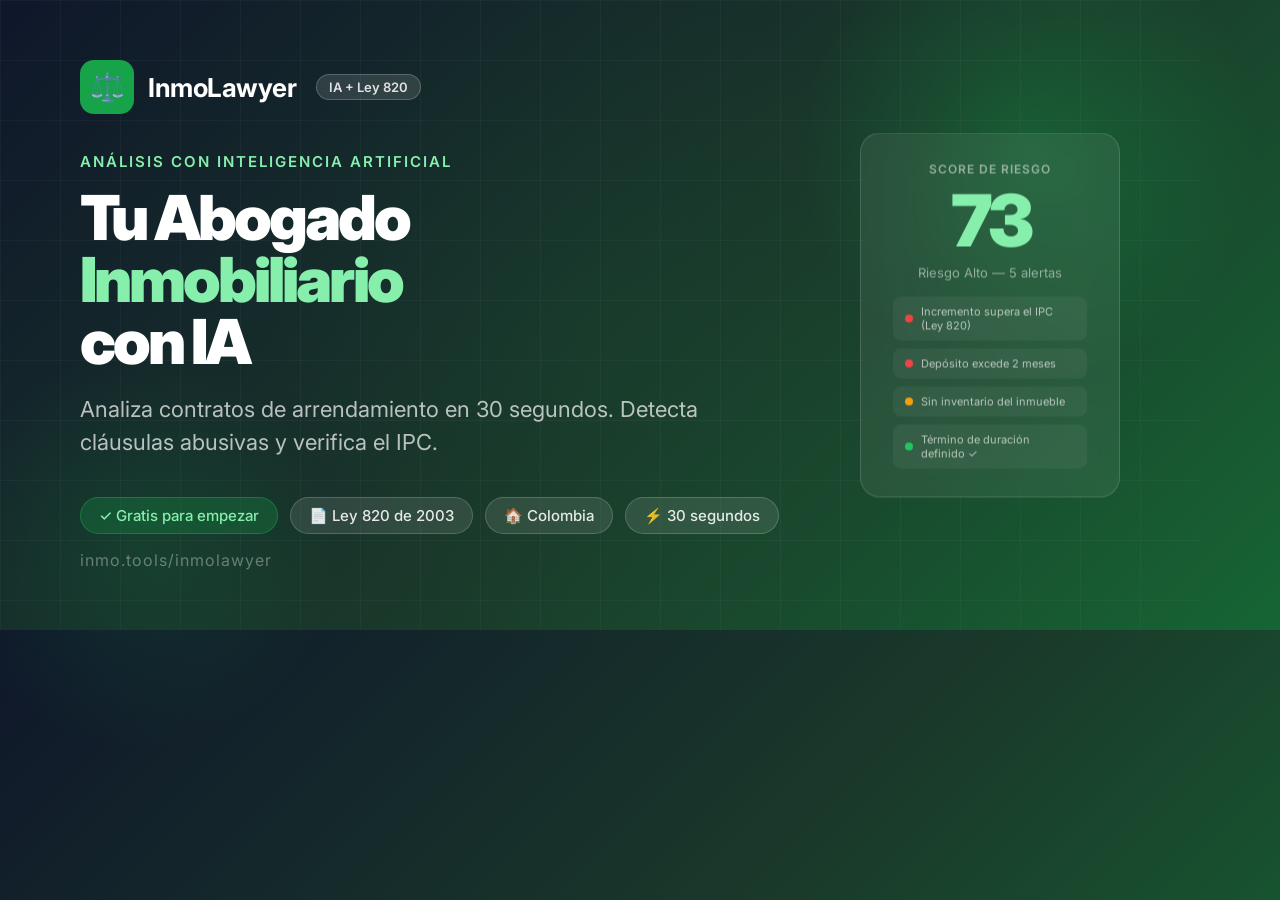
<file: og-image.html>
<!DOCTYPE html>
<html lang="es">
<!--
  OG IMAGE GENERATOR — InmoLawyer
  ────────────────────────────────
  Dimensiones target: 1200 × 630 px
  Para exportar como og-image.png:
    1. Abre este archivo en Chrome
    2. DevTools → toggle device toolbar → set 1200×630
    3. Ctrl+Shift+P → "Capture screenshot" → "Capture full size screenshot"
    4. Guarda como og-image.png en esta misma carpeta
    5. Publica el cambio en Vercel desde el proyecto `inmotools-hub`
-->
<head>
  <meta charset="UTF-8">
  <meta name="viewport" content="width=1200">
  <link href="https://fonts.googleapis.com/css2?family=Inter:wght@400;600;700;800;900&display=swap" rel="stylesheet">
  <script defer data-domain="inmo.tools" src="https://plausible.io/js/script.js"></script>
  <style>
    * { margin: 0; padding: 0; box-sizing: border-box; }
    body {
      width: 1200px;
      height: 630px;
      overflow: hidden;
      font-family: 'Inter', sans-serif;
      background: linear-gradient(135deg, #0f172a 0%, #1a3a2a 55%, #166534 100%);
      color: white;
      position: relative;
    }

    /* Círculos decorativos */
    .circle-1 {
      position: absolute;
      top: -100px; right: -80px;
      width: 500px; height: 500px;
      background: radial-gradient(circle, rgba(22,163,74,0.3), transparent 65%);
      border-radius: 50%;
    }
    .circle-2 {
      position: absolute;
      bottom: -120px; left: -60px;
      width: 400px; height: 400px;
      background: radial-gradient(circle, rgba(22,163,74,0.15), transparent 70%);
      border-radius: 50%;
    }
    .circle-3 {
      position: absolute;
      top: 50%; left: 50%;
      transform: translate(-50%, -50%);
      width: 700px; height: 700px;
      background: radial-gradient(circle, rgba(22,163,74,0.05), transparent 70%);
      border-radius: 50%;
    }

    /* Grid de líneas sutil */
    .grid {
      position: absolute;
      inset: 0;
      background-image:
        linear-gradient(rgba(255,255,255,0.03) 1px, transparent 1px),
        linear-gradient(90deg, rgba(255,255,255,0.03) 1px, transparent 1px);
      background-size: 60px 60px;
    }

    /* Contenido principal */
    .content {
      position: relative;
      z-index: 10;
      padding: 60px 80px;
      height: 100%;
      display: flex;
      flex-direction: column;
      justify-content: space-between;
    }

    /* Logo / marca */
    .logo-row {
      display: flex;
      align-items: center;
      gap: 14px;
    }
    .logo-icon {
      width: 54px; height: 54px;
      background: #16a34a;
      border-radius: 14px;
      display: flex; align-items: center; justify-content: center;
      font-size: 28px;
    }
    .logo-name {
      font-size: 26px;
      font-weight: 700;
      letter-spacing: -0.5px;
    }
    .logo-tag {
      background: rgba(255,255,255,0.12);
      border: 1px solid rgba(255,255,255,0.2);
      font-size: 13px;
      font-weight: 600;
      padding: 4px 12px;
      border-radius: 20px;
      margin-left: 6px;
      color: rgba(255,255,255,0.85);
    }

    /* Headline */
    .headline {
      flex: 1;
      display: flex;
      flex-direction: column;
      justify-content: center;
      padding: 20px 0;
    }
    .eyebrow {
      font-size: 15px;
      font-weight: 600;
      letter-spacing: 2px;
      text-transform: uppercase;
      color: #86efac;
      margin-bottom: 16px;
    }
    h1 {
      font-size: 62px;
      font-weight: 900;
      letter-spacing: -3px;
      line-height: 1.0;
      margin-bottom: 20px;
    }
    h1 .accent { color: #86efac; }
    .sub {
      font-size: 22px;
      color: rgba(255,255,255,0.7);
      max-width: 640px;
      line-height: 1.5;
      font-weight: 400;
    }

    /* Pills / features */
    .pills {
      display: flex;
      gap: 12px;
      flex-wrap: wrap;
    }
    .pill {
      background: rgba(255,255,255,0.1);
      border: 1px solid rgba(255,255,255,0.18);
      color: rgba(255,255,255,0.88);
      padding: 8px 18px;
      border-radius: 30px;
      font-size: 15px;
      font-weight: 500;
    }
    .pill.green {
      background: rgba(22,163,74,0.25);
      border-color: rgba(22,163,74,0.5);
      color: #86efac;
    }

    /* Right side decoration */
    .right-deco {
      position: absolute;
      right: 80px;
      top: 50%;
      transform: translateY(-50%);
      z-index: 5;
    }
    .score-card {
      background: rgba(255,255,255,0.07);
      backdrop-filter: blur(10px);
      border: 1px solid rgba(255,255,255,0.15);
      border-radius: 20px;
      padding: 28px 32px;
      width: 260px;
      text-align: center;
    }
    .score-label { font-size: 12px; font-weight: 600; letter-spacing: 1px; text-transform: uppercase; color: rgba(255,255,255,0.5); margin-bottom: 8px; }
    .score-num { font-size: 72px; font-weight: 900; letter-spacing: -4px; color: #86efac; line-height: 1; }
    .score-sub { font-size: 13px; color: rgba(255,255,255,0.5); margin-top: 8px; }
    .alerts {
      margin-top: 16px;
      display: flex;
      flex-direction: column;
      gap: 8px;
    }
    .alert-row {
      display: flex;
      align-items: center;
      gap: 8px;
      background: rgba(255,255,255,0.05);
      border-radius: 8px;
      padding: 8px 12px;
      text-align: left;
    }
    .alert-dot { width: 8px; height: 8px; border-radius: 50%; flex-shrink: 0; }
    .alert-dot.red { background: #ef4444; }
    .alert-dot.yellow { background: #f59e0b; }
    .alert-dot.green { background: #22c55e; }
    .alert-text { font-size: 11px; color: rgba(255,255,255,0.65); }

    /* URL bottom */
    .bottom-url {
      font-size: 16px;
      color: rgba(255,255,255,0.35);
      letter-spacing: 1px;
    }
  </style>
</head>
<body>
  <div class="circle-1"></div>
  <div class="circle-2"></div>
  <div class="circle-3"></div>
  <div class="grid"></div>

  <!-- Right decoration: Score card mockup -->
  <div class="right-deco">
    <div class="score-card">
      <div class="score-label">Score de Riesgo</div>
      <div class="score-num">73</div>
      <div class="score-sub">Riesgo Alto — 5 alertas</div>
      <div class="alerts">
        <div class="alert-row">
          <div class="alert-dot red"></div>
          <div class="alert-text">Incremento supera el IPC (Ley 820)</div>
        </div>
        <div class="alert-row">
          <div class="alert-dot red"></div>
          <div class="alert-text">Depósito excede 2 meses</div>
        </div>
        <div class="alert-row">
          <div class="alert-dot yellow"></div>
          <div class="alert-text">Sin inventario del inmueble</div>
        </div>
        <div class="alert-row">
          <div class="alert-dot green"></div>
          <div class="alert-text">Término de duración definido ✓</div>
        </div>
      </div>
    </div>
  </div>

  <div class="content">
    <!-- Top: logo -->
    <div class="logo-row">
      <div class="logo-icon">⚖️</div>
      <span class="logo-name">InmoLawyer</span>
      <span class="logo-tag">IA + Ley 820</span>
    </div>

    <!-- Center: headline -->
    <div class="headline">
      <div class="eyebrow">Análisis con Inteligencia Artificial</div>
      <h1>Tu Abogado<br><span class="accent">Inmobiliario</span><br>con IA</h1>
      <p class="sub">Analiza contratos de arrendamiento en 30 segundos. Detecta cláusulas abusivas y verifica el IPC.</p>
    </div>

    <!-- Bottom: pills + URL -->
    <div>
      <div class="pills">
        <span class="pill green">✓ Gratis para empezar</span>
        <span class="pill">📄 Ley 820 de 2003</span>
        <span class="pill">🏠 Colombia</span>
        <span class="pill">⚡ 30 segundos</span>
      </div>
      <div class="bottom-url" style="margin-top:16px">inmo.tools/inmolawyer</div>
    </div>
  </div>
</body>
</html>
</file>
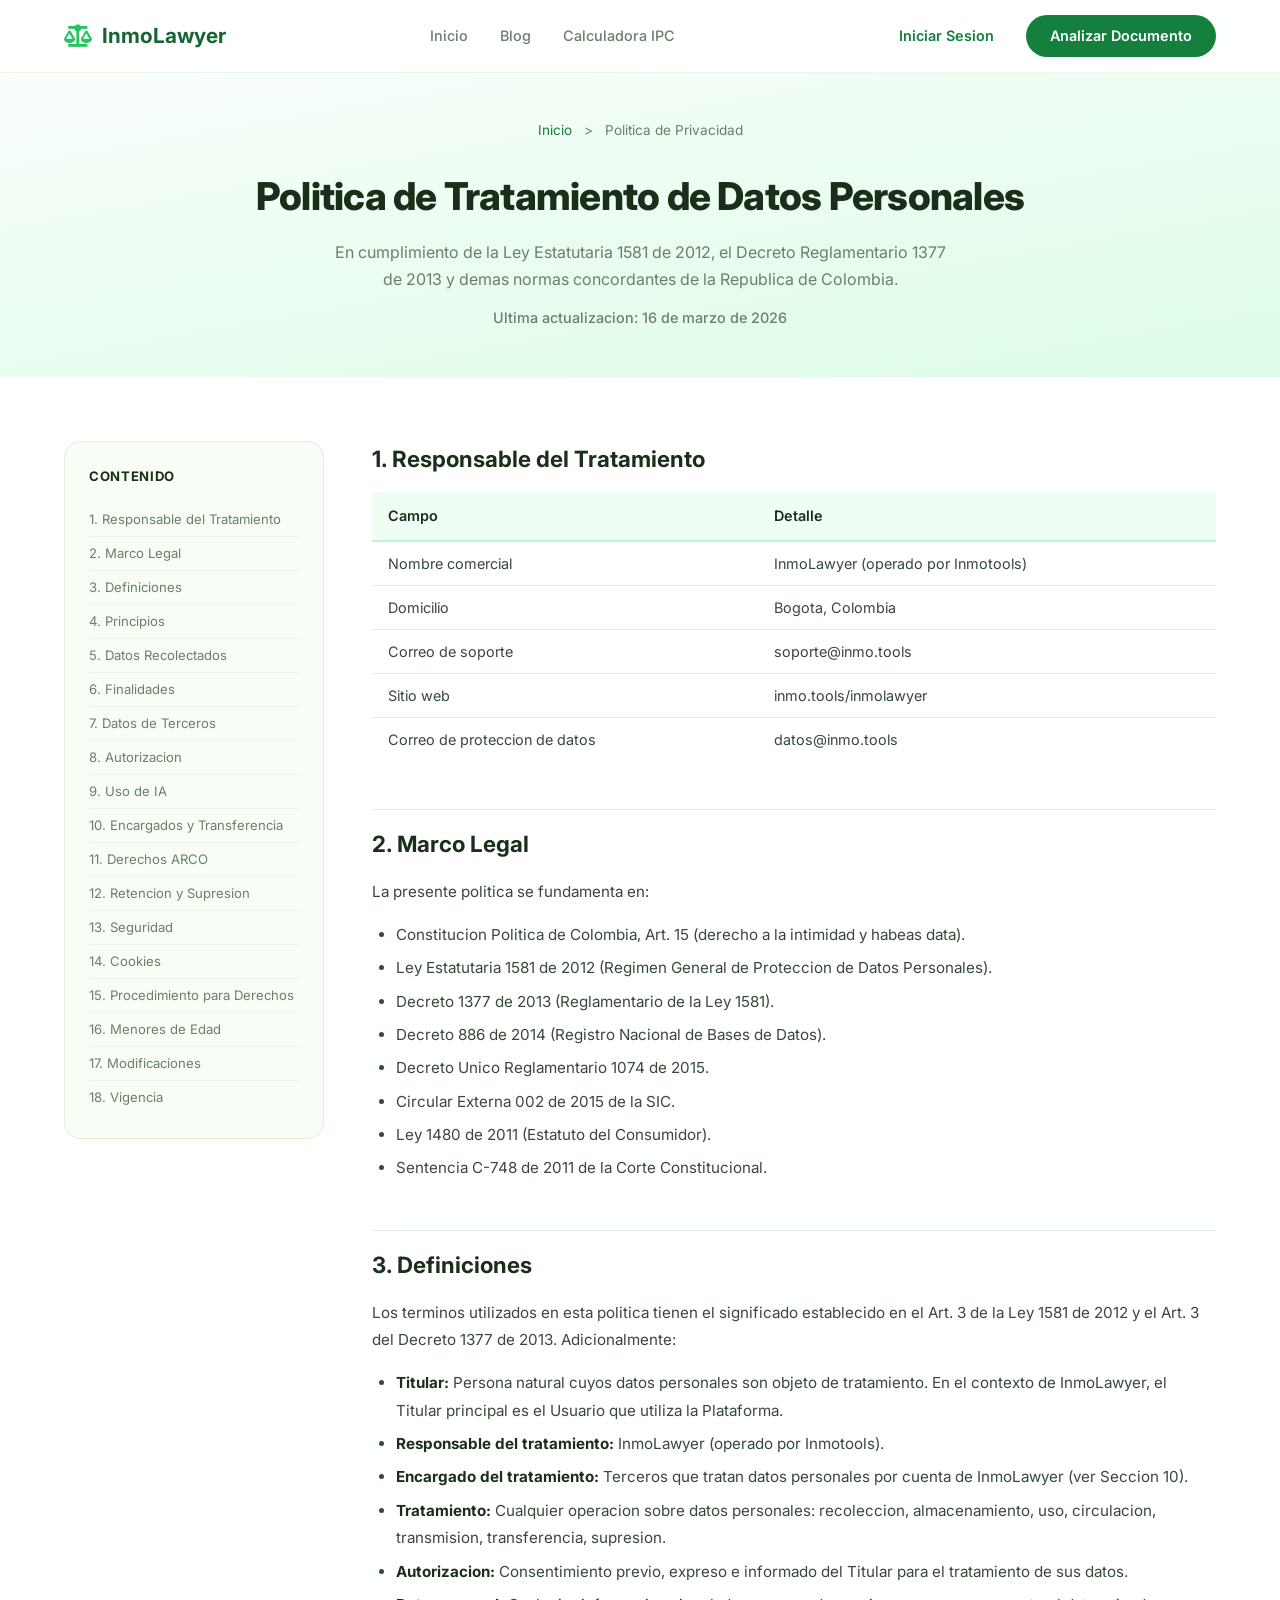
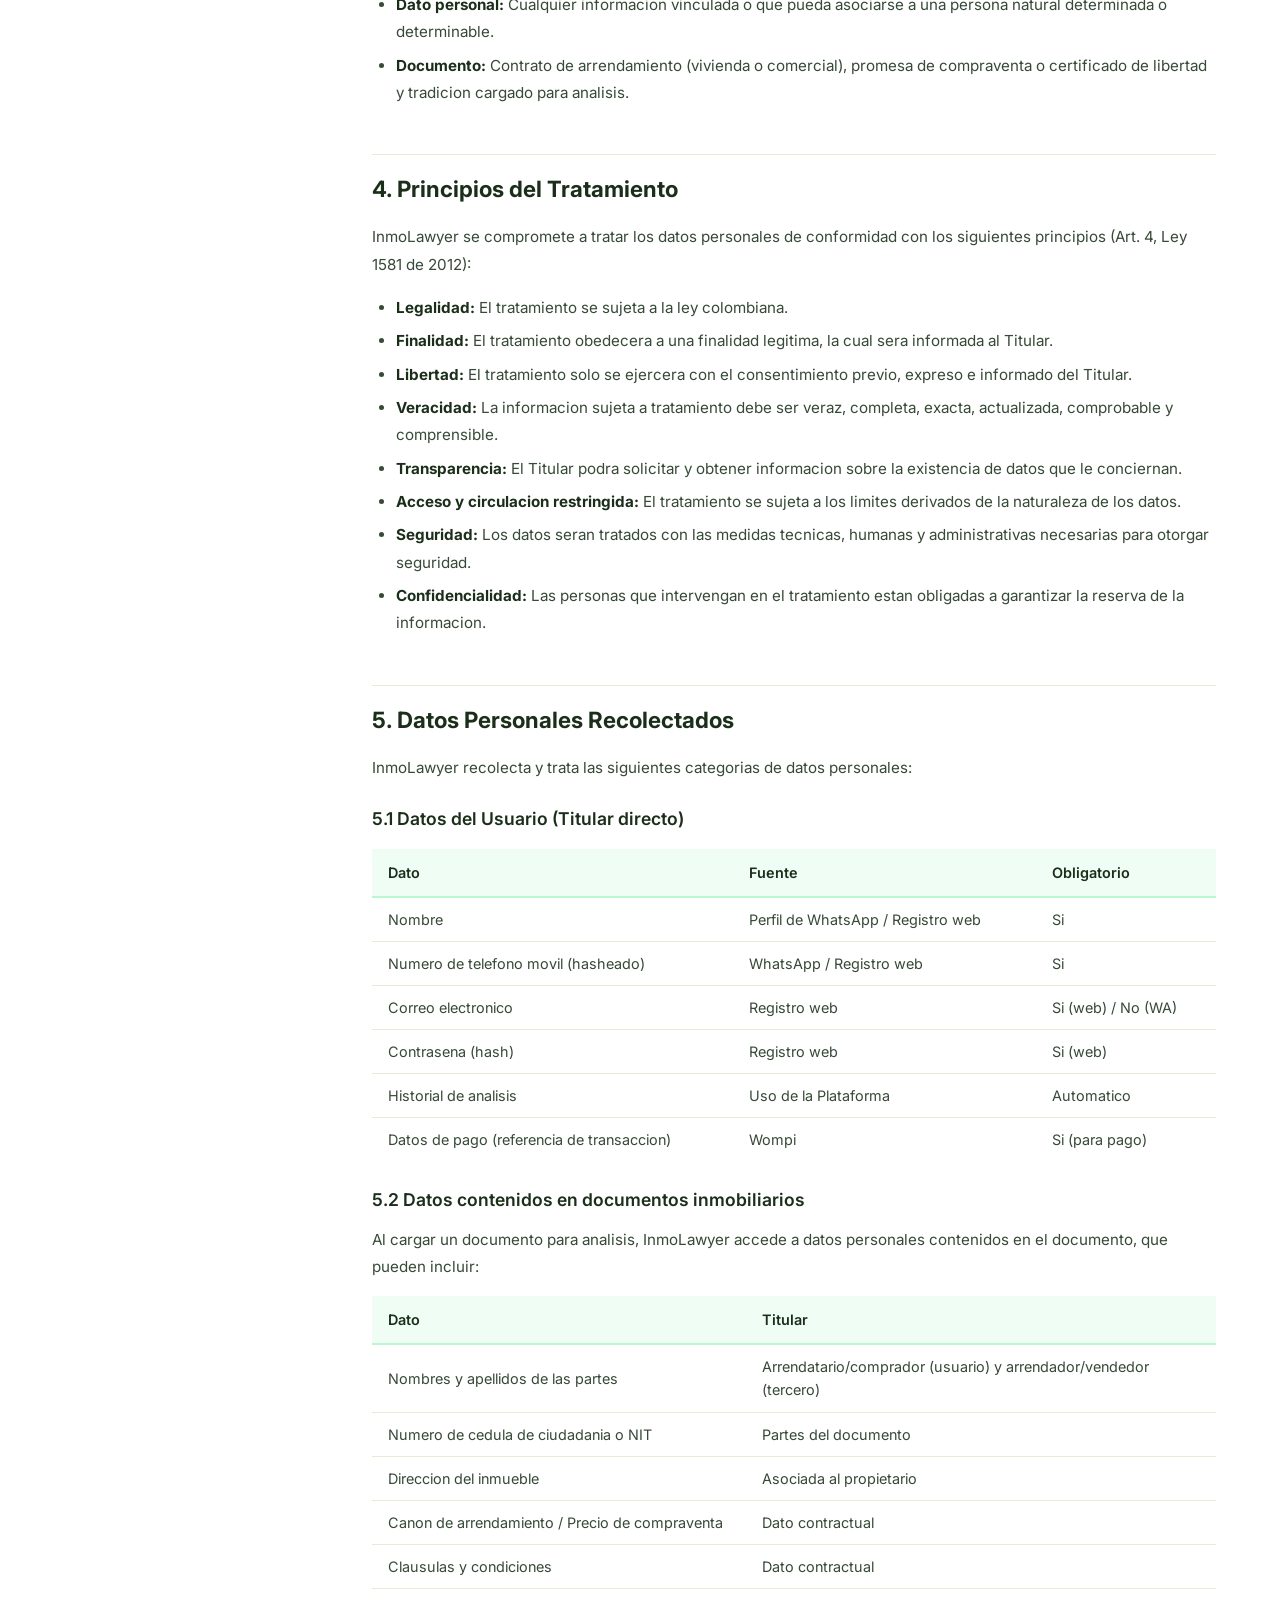
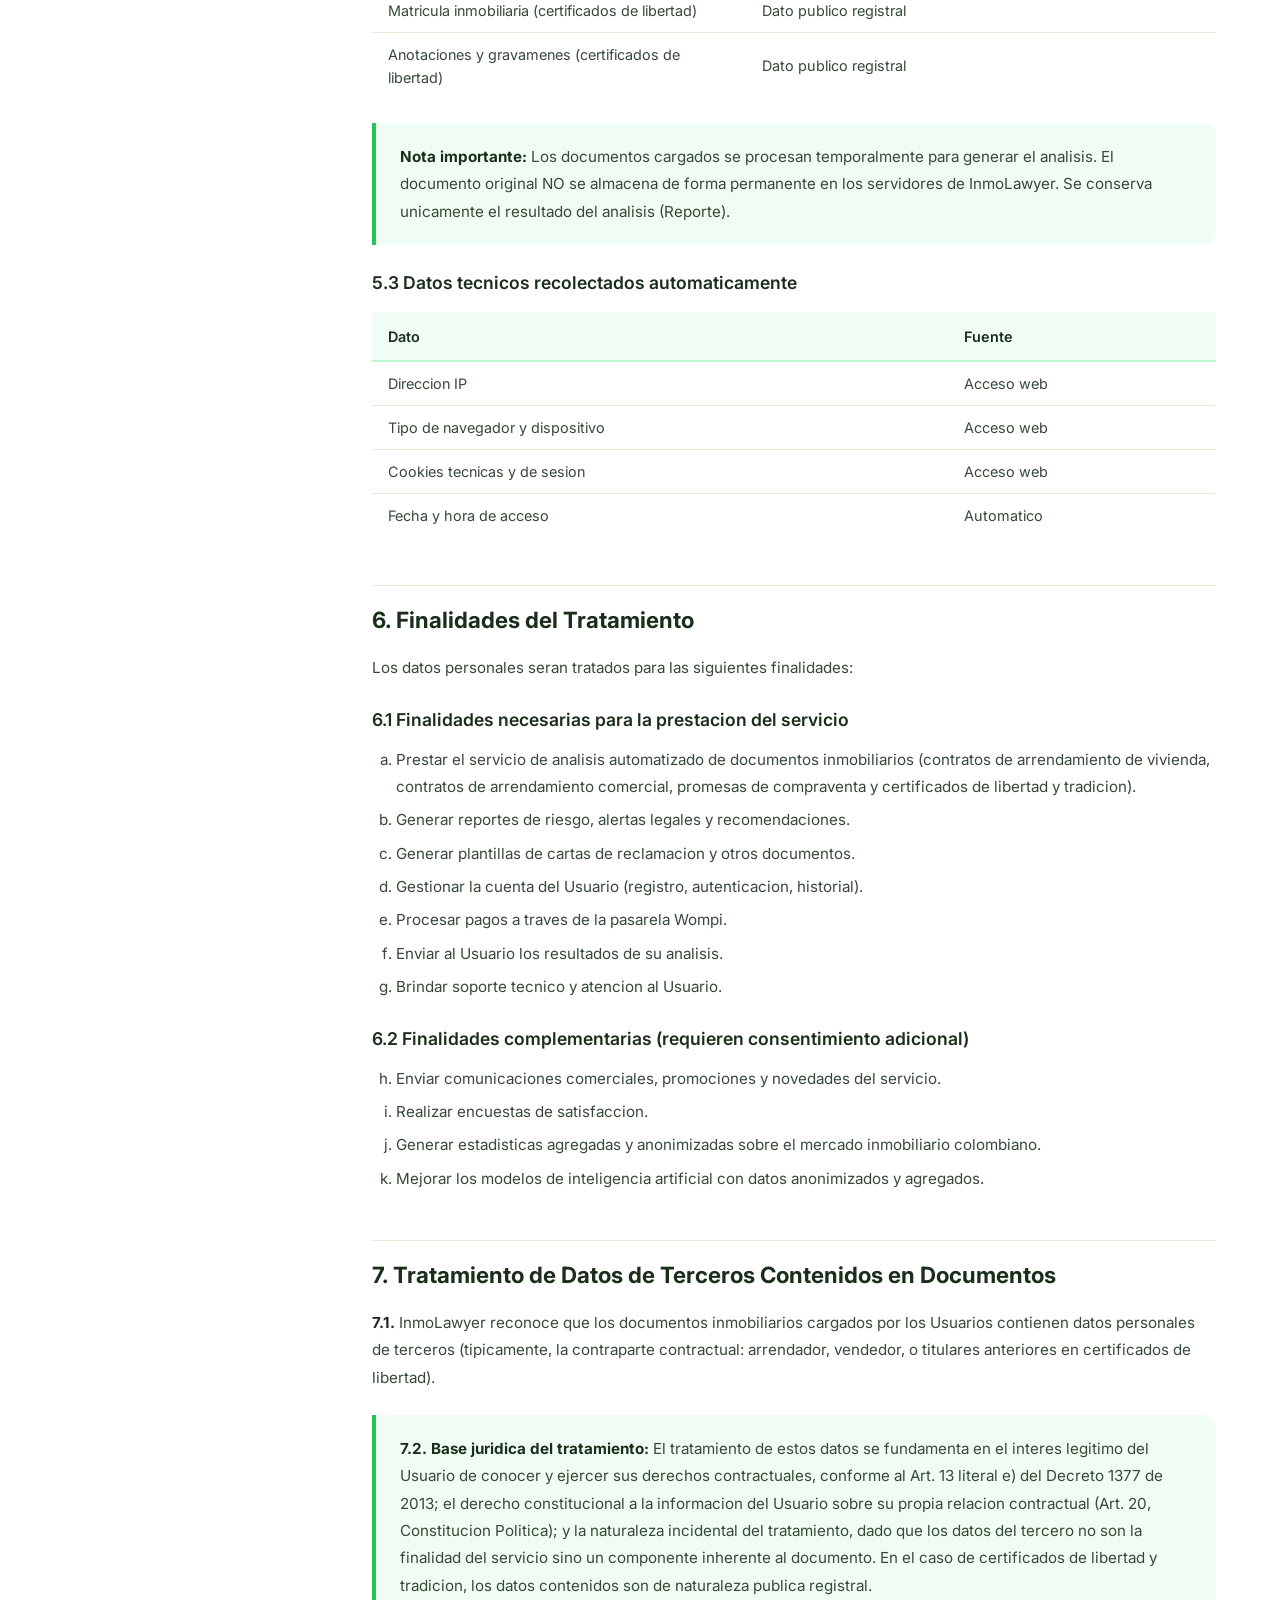
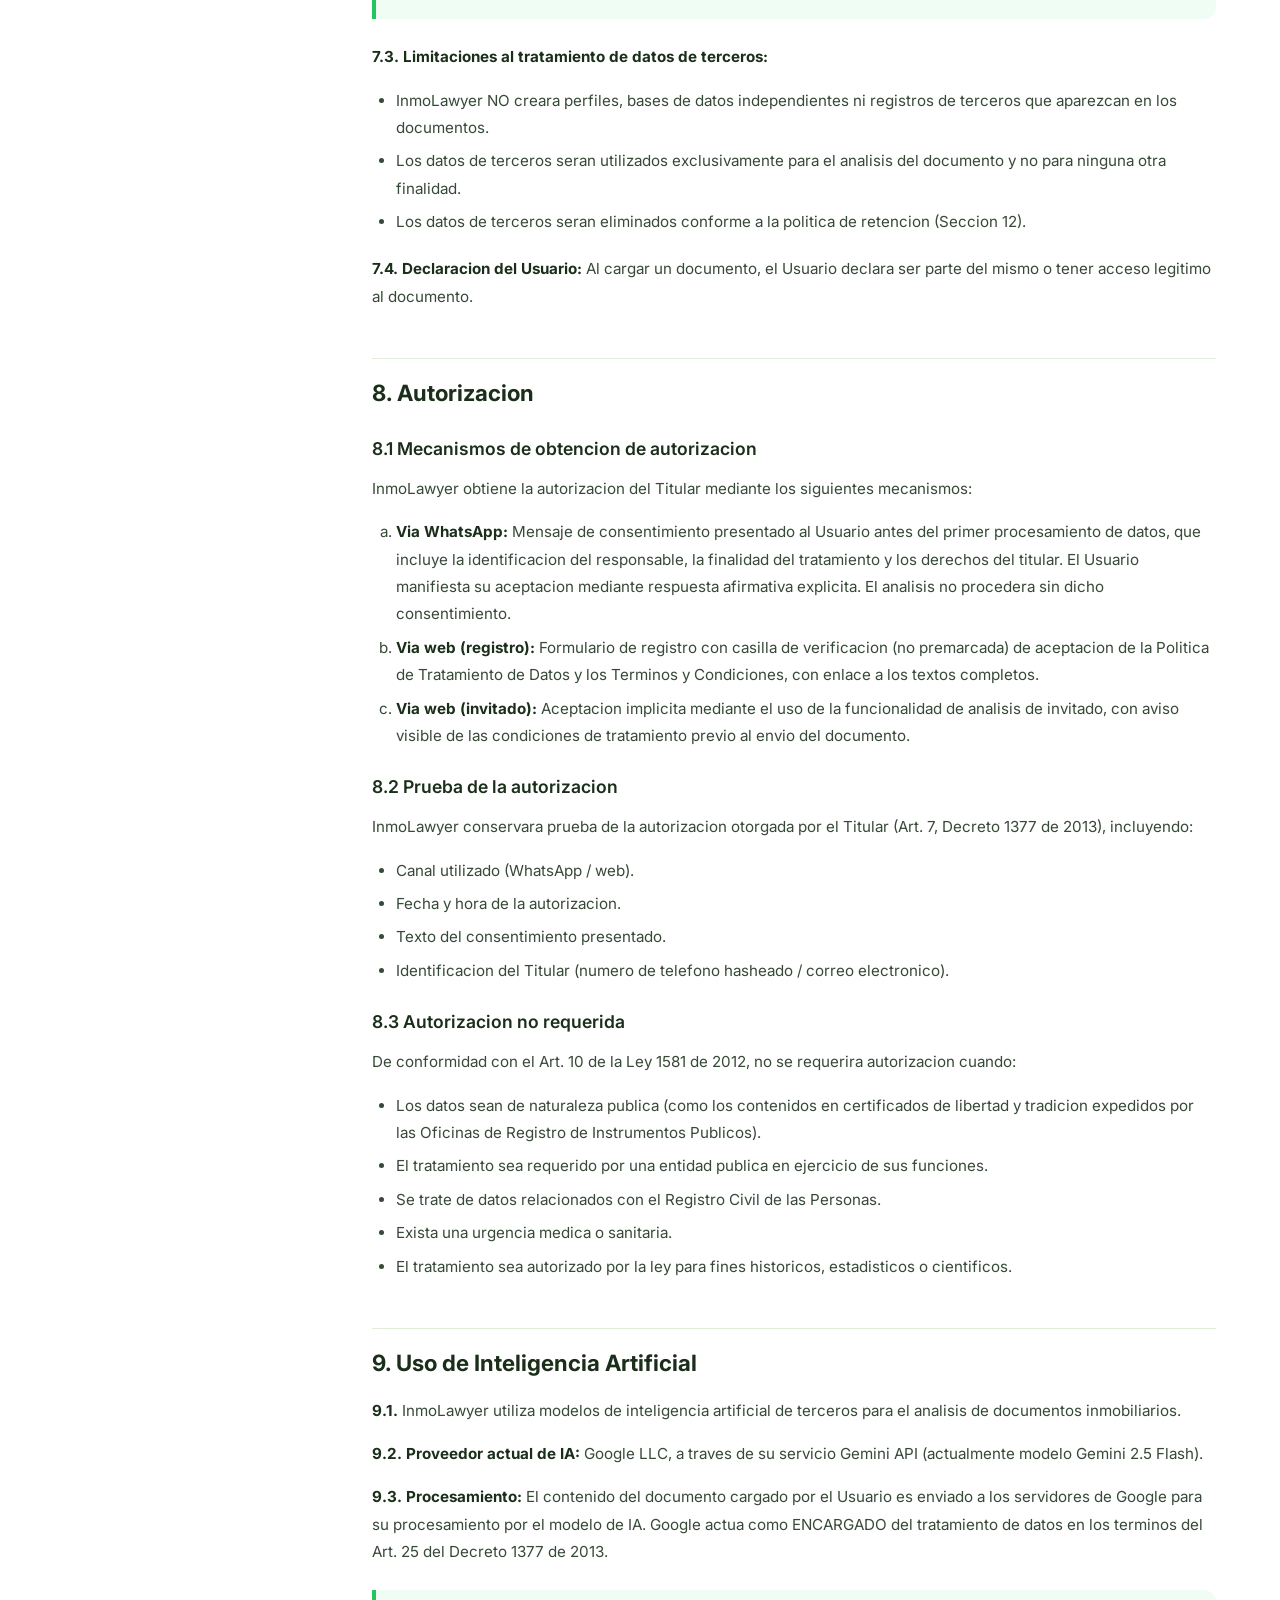
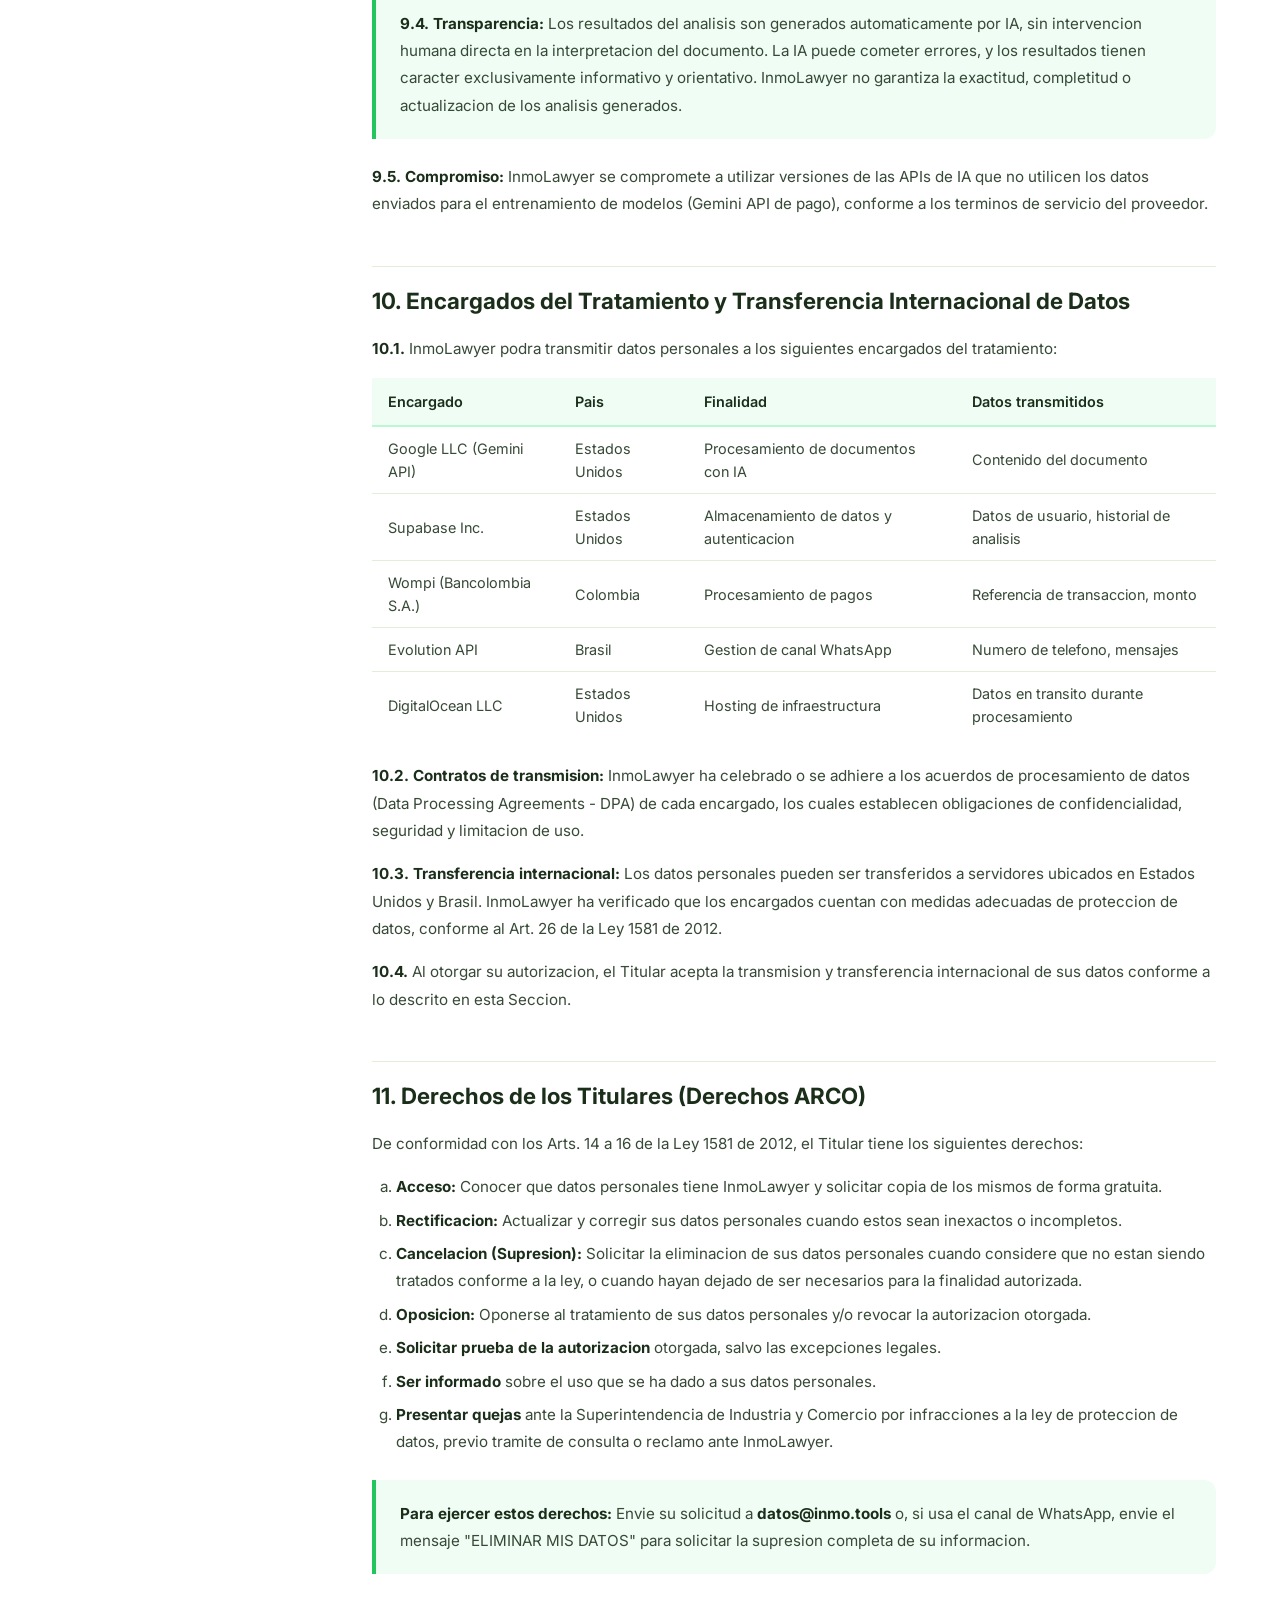
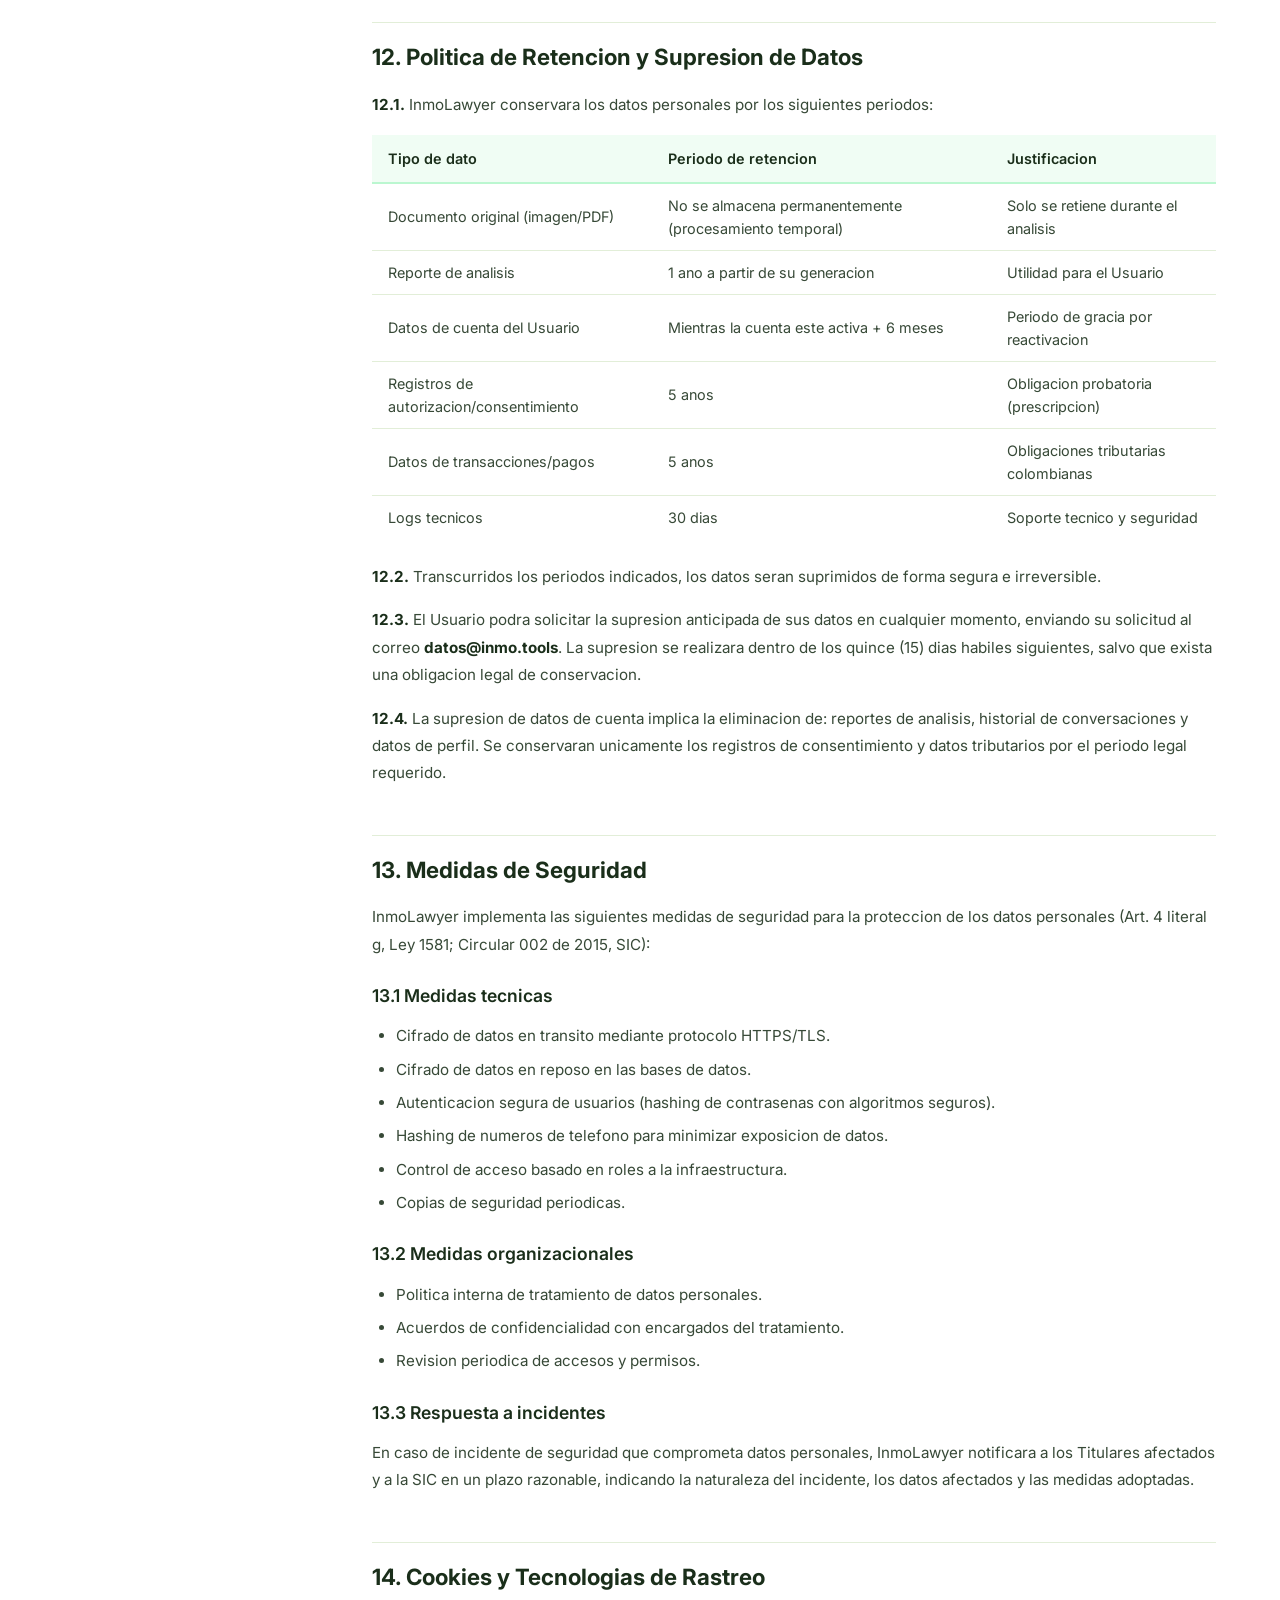
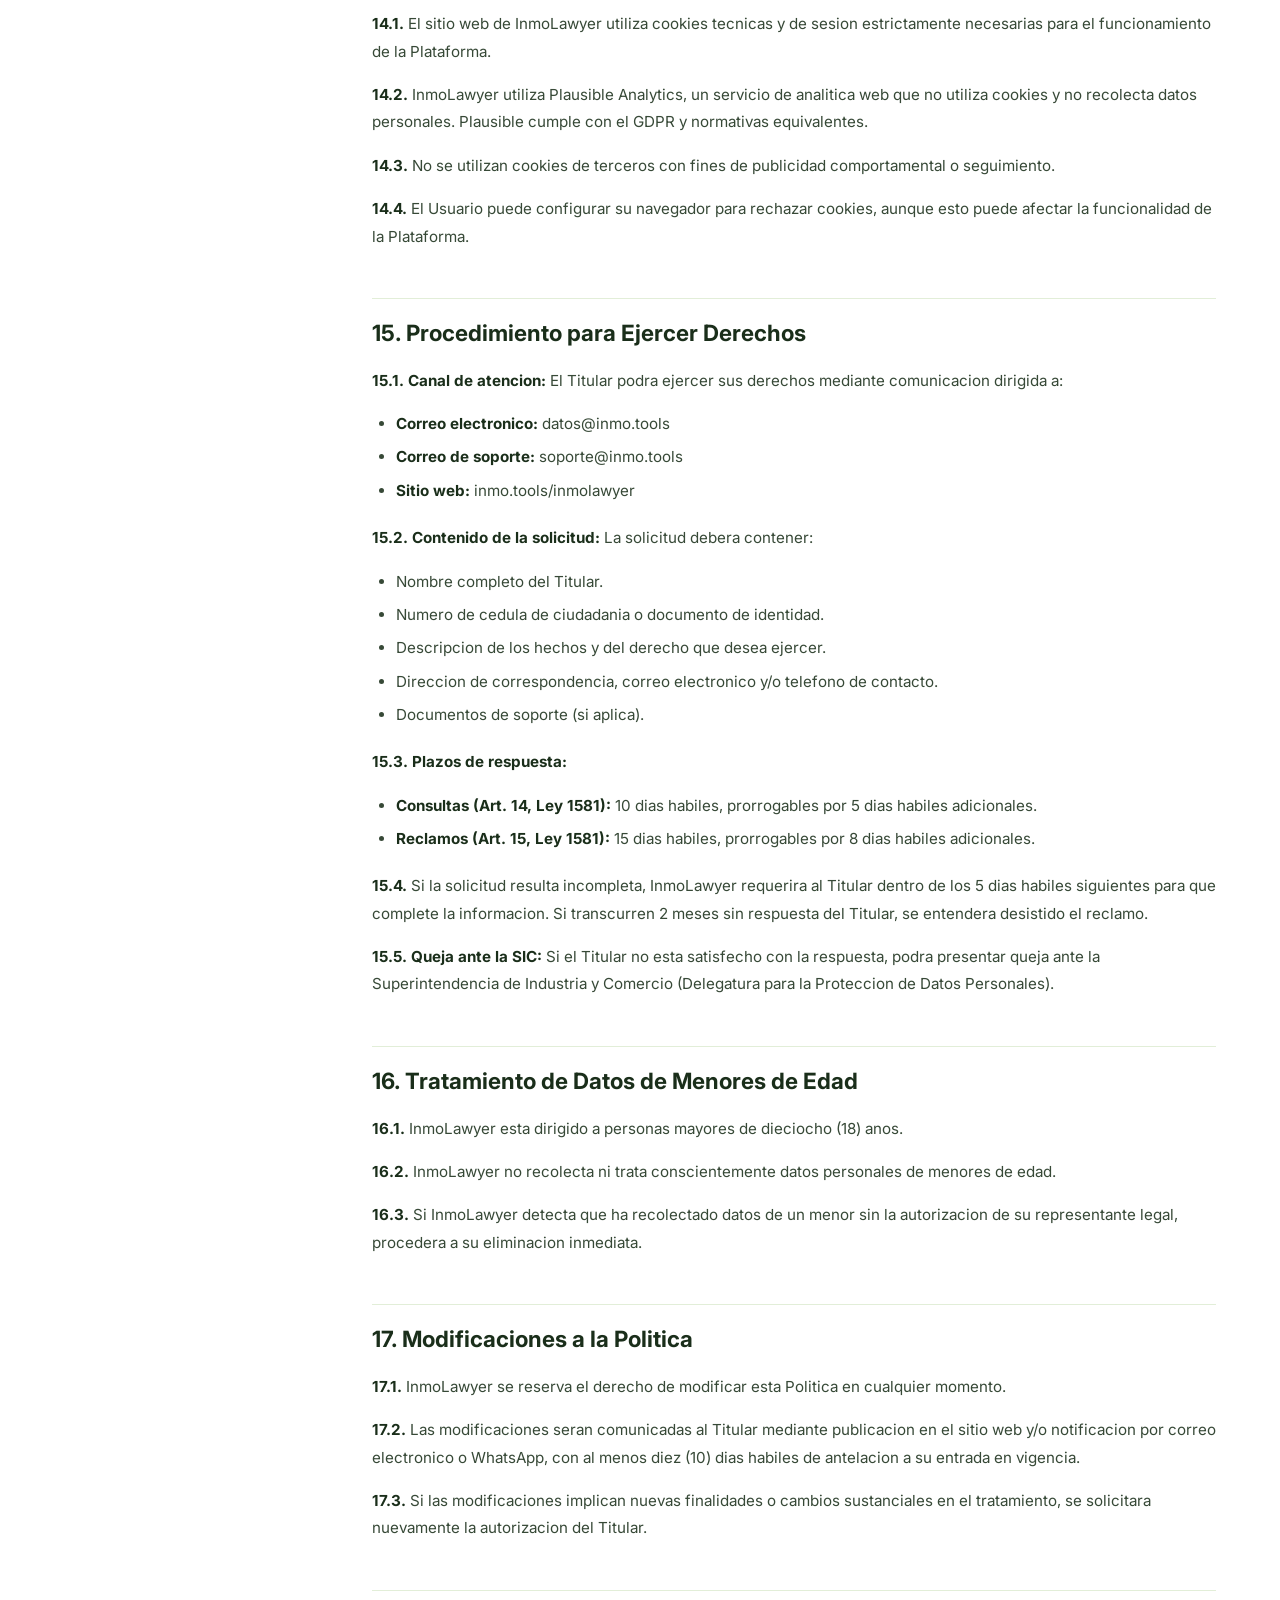
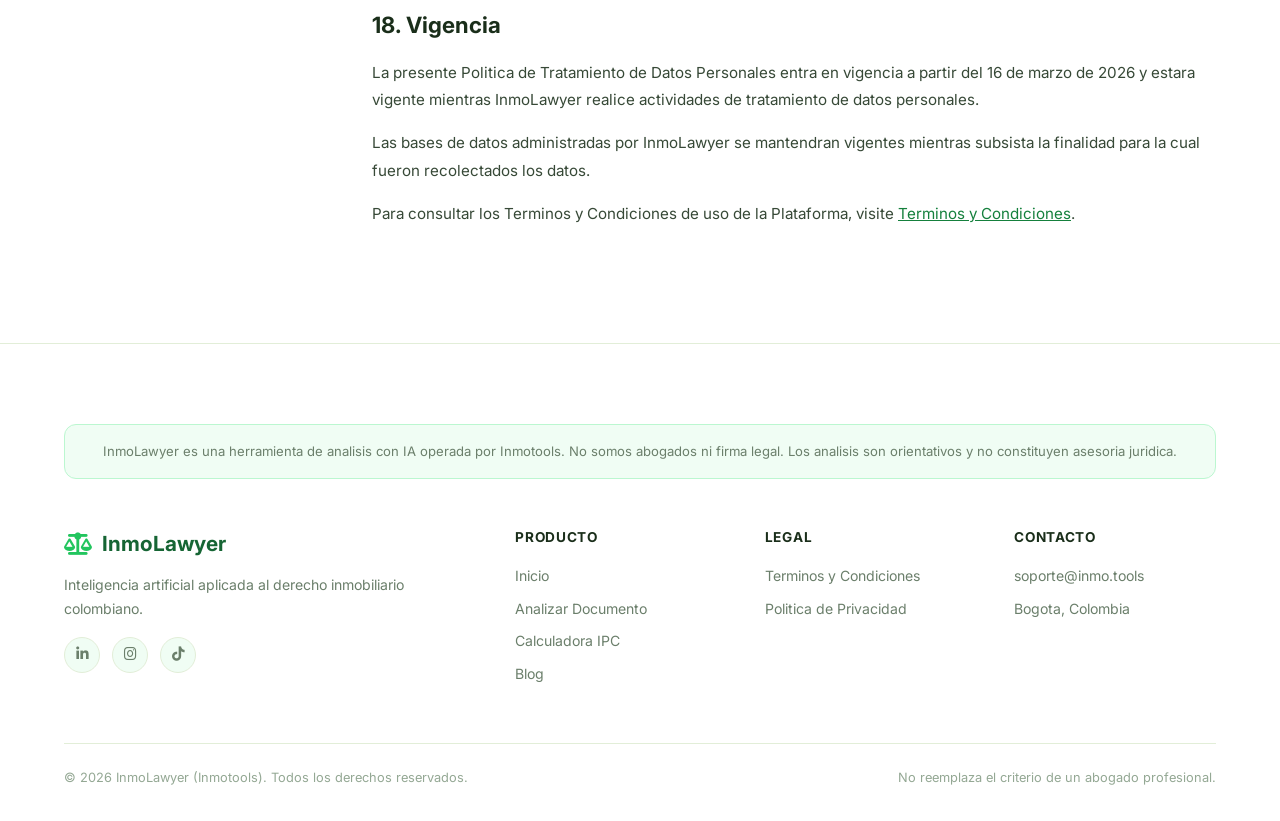
<file: privacidad.html>
<!DOCTYPE html>
<html lang="es">
<head>
    <meta charset="UTF-8">
    <meta name="viewport" content="width=device-width, initial-scale=1.0">
    <title>Politica de Privacidad y Tratamiento de Datos | InmoLawyer</title>
    <meta name="description" content="Politica de Tratamiento de Datos Personales de InmoLawyer. Cumplimiento de la Ley 1581 de 2012 y normativa colombiana de proteccion de datos personales.">
    <meta name="robots" content="index, follow">
    <meta name="author" content="InmoLawyer">
    <link rel="canonical" href="https://inmo.tools/inmolawyer/privacidad">

    <!-- Favicon -->
    <link rel="icon" href="data:image/svg+xml,<svg xmlns='http://www.w3.org/2000/svg' viewBox='0 0 100 100'><text y='.9em' font-size='90'>&#x2696;&#xFE0F;</text></svg>">

    <!-- Open Graph -->
    <meta property="og:type" content="website">
    <meta property="og:site_name" content="InmoLawyer">
    <meta property="og:url" content="https://inmo.tools/inmolawyer/privacidad">
    <meta property="og:title" content="Politica de Privacidad | InmoLawyer">
    <meta property="og:description" content="Politica de Tratamiento de Datos Personales de InmoLawyer, en cumplimiento de la Ley 1581 de 2012.">
    <meta property="og:locale" content="es_CO">

    <link rel="preconnect" href="https://fonts.googleapis.com">
    <link rel="preconnect" href="https://fonts.gstatic.com" crossorigin>
    <link href="https://fonts.googleapis.com/css2?family=Inter:wght@300;400;500;600;700;800&display=swap" rel="stylesheet">
    <link rel="stylesheet" href="https://cdnjs.cloudflare.com/ajax/libs/font-awesome/6.5.0/css/all.min.css">
    <script defer data-domain="inmo.tools" src="https://plausible.io/js/script.js"></script>
    <style>
        /* ===== CSS Variables ===== */
        :root {
            --green-50: #f0fdf4;
            --green-100: #dcfce7;
            --green-200: #bbf7d0;
            --green-300: #86efac;
            --green-400: #4ade80;
            --green-500: #22c55e;
            --green-600: #16a34a;
            --green-700: #15803d;
            --green-800: #166534;
            --green-900: #14532d;
            --green-950: #052e16;

            --sage-50: #f6f7f4;
            --sage-100: #eaede4;
            --sage-200: #d5dbc9;

            --text-dark: #1a2e1a;
            --text-body: #374937;
            --text-muted: #6b7f6b;
            --text-light: #94a894;

            --white: #ffffff;
            --bg-soft: #f8fdf6;
            --border-light: #e2eed8;
            --border-subtle: #edf5e8;

            --shadow-sm: 0 1px 3px rgba(20,83,45,0.06);
            --shadow-md: 0 4px 16px rgba(20,83,45,0.08);
            --shadow-lg: 0 12px 40px rgba(20,83,45,0.10);

            --radius-sm: 8px;
            --radius-md: 12px;
            --radius-lg: 16px;
            --radius-xl: 24px;
            --radius-full: 9999px;
        }

        /* ===== Reset ===== */
        *, *::before, *::after { margin: 0; padding: 0; box-sizing: border-box; }
        html { scroll-behavior: smooth; }
        body {
            font-family: 'Inter', -apple-system, BlinkMacSystemFont, sans-serif;
            color: var(--text-body);
            background: var(--white);
            line-height: 1.6;
            -webkit-font-smoothing: antialiased;
        }
        a { text-decoration: none; color: inherit; }

        /* ===== Container ===== */
        .container { max-width: 1200px; margin: 0 auto; padding: 0 24px; }

        /* ===== NAVBAR ===== */
        .navbar {
            position: fixed; top: 0; left: 0; right: 0; z-index: 100;
            background: rgba(255,255,255,0.92);
            backdrop-filter: blur(16px);
            border-bottom: 1px solid var(--border-subtle);
            transition: box-shadow 0.3s;
        }
        .navbar.scrolled { box-shadow: var(--shadow-md); }
        .navbar .container {
            display: flex; align-items: center; justify-content: space-between;
            height: 72px;
        }
        .nav-logo {
            display: flex; align-items: center; gap: 10px;
            font-size: 1.3rem; font-weight: 700; color: var(--green-800);
        }
        .nav-logo i { font-size: 1.4rem; color: var(--green-500); }
        .nav-links { display: flex; align-items: center; gap: 32px; }
        .nav-links a {
            font-size: 0.9rem; font-weight: 500; color: var(--text-muted);
            transition: color 0.2s;
        }
        .nav-links a:hover { color: var(--green-700); }
        .nav-actions { display: flex; align-items: center; gap: 12px; }
        .btn-ghost {
            padding: 9px 20px; border-radius: var(--radius-full);
            font-size: 0.9rem; font-weight: 600; color: var(--green-700);
            background: transparent; border: none; cursor: pointer; transition: all 0.2s;
        }
        .btn-ghost:hover { background: var(--green-50); }
        .btn-primary {
            padding: 9px 24px; border-radius: var(--radius-full);
            font-size: 0.9rem; font-weight: 600; color: var(--white);
            background: var(--green-700); border: none; cursor: pointer;
            transition: all 0.25s;
        }
        .btn-primary:hover { background: var(--green-800); transform: translateY(-1px); box-shadow: 0 4px 14px rgba(21,128,61,0.3); }
        .mobile-toggle { display: none; background: none; border: none; font-size: 1.5rem; color: var(--text-dark); cursor: pointer; }

        /* ===== LEGAL PAGE HEADER ===== */
        .legal-header {
            padding: 120px 0 48px;
            background: linear-gradient(170deg, var(--white) 0%, var(--green-50) 40%, var(--green-100) 100%);
            text-align: center;
        }
        .legal-header h1 {
            font-size: 2.4rem; font-weight: 800; color: var(--text-dark);
            margin-bottom: 12px; letter-spacing: -0.02em;
        }
        .legal-header .subtitle {
            font-size: 1rem; color: var(--text-muted); max-width: 620px;
            margin: 0 auto 12px; line-height: 1.7;
        }
        .legal-header .date {
            font-size: 0.9rem; color: var(--text-muted); font-weight: 500;
        }
        .legal-header .breadcrumb {
            font-size: 0.85rem; color: var(--text-muted); margin-bottom: 24px;
        }
        .legal-header .breadcrumb a { color: var(--green-700); }
        .legal-header .breadcrumb .separator { margin: 0 8px; }

        /* ===== LEGAL CONTENT ===== */
        .legal-layout {
            display: grid; grid-template-columns: 260px 1fr; gap: 48px;
            padding: 64px 0 100px; align-items: start;
        }

        /* Table of Contents */
        .toc {
            position: sticky; top: 96px;
            background: var(--bg-soft); border: 1px solid var(--border-light);
            border-radius: var(--radius-lg); padding: 24px;
        }
        .toc h3 {
            font-size: 0.82rem; font-weight: 700; color: var(--text-dark);
            text-transform: uppercase; letter-spacing: 0.05em; margin-bottom: 16px;
        }
        .toc a {
            display: block; font-size: 0.82rem; color: var(--text-muted);
            padding: 6px 0; border-bottom: 1px solid var(--border-subtle);
            transition: color 0.2s;
        }
        .toc a:last-child { border-bottom: none; }
        .toc a:hover { color: var(--green-700); }

        /* Legal text */
        .legal-text h2 {
            font-size: 1.4rem; font-weight: 700; color: var(--text-dark);
            margin: 48px 0 16px; padding-top: 16px;
            border-top: 1px solid var(--border-light);
        }
        .legal-text h2:first-child { margin-top: 0; border-top: none; padding-top: 0; }
        .legal-text h3 {
            font-size: 1.1rem; font-weight: 600; color: var(--text-dark);
            margin: 24px 0 12px;
        }
        .legal-text p {
            font-size: 0.95rem; color: var(--text-body); line-height: 1.8;
            margin-bottom: 16px;
        }
        .legal-text ul, .legal-text ol {
            margin: 12px 0 20px 24px; font-size: 0.95rem; line-height: 1.8;
        }
        .legal-text li { margin-bottom: 6px; }
        .legal-text strong { color: var(--text-dark); }
        .legal-text .highlight-box {
            background: var(--green-50); border-left: 4px solid var(--green-500);
            padding: 20px 24px; border-radius: 0 var(--radius-md) var(--radius-md) 0;
            margin: 24px 0;
        }
        .legal-text .highlight-box p { margin-bottom: 0; }
        .legal-text a.legal-link { color: var(--green-700); text-decoration: underline; }
        .legal-text a.legal-link:hover { color: var(--green-800); }

        /* Data tables */
        .legal-text table {
            width: 100%; border-collapse: collapse; margin: 16px 0 24px;
            font-size: 0.9rem;
        }
        .legal-text table th {
            background: var(--green-50); color: var(--text-dark);
            font-weight: 600; text-align: left; padding: 12px 16px;
            border-bottom: 2px solid var(--green-200);
        }
        .legal-text table td {
            padding: 10px 16px; border-bottom: 1px solid var(--border-light);
            color: var(--text-body);
        }
        .legal-text table tr:last-child td { border-bottom: none; }

        /* ===== FOOTER ===== */
        .footer {
            padding: 64px 0 32px; background: var(--white);
            border-top: 1px solid var(--border-light);
        }
        .footer-grid {
            display: grid; grid-template-columns: 2fr 1fr 1fr 1fr;
            gap: 48px; margin-bottom: 48px;
        }
        .footer-brand p { font-size: 0.88rem; color: var(--text-muted); margin-top: 12px; line-height: 1.7; }
        .footer-col h4 { font-size: 0.85rem; font-weight: 700; color: var(--text-dark); margin-bottom: 16px; text-transform: uppercase; letter-spacing: 0.05em; }
        .footer-col a { display: block; font-size: 0.88rem; color: var(--text-muted); margin-bottom: 10px; transition: color 0.2s; }
        .footer-col a:hover { color: var(--green-600); }
        .footer-social { display: flex; gap: 12px; margin-top: 16px; }
        .footer-social a {
            width: 36px; height: 36px; border-radius: 50%;
            background: var(--green-50); border: 1px solid var(--border-light);
            display: flex; align-items: center; justify-content: center;
            color: var(--text-muted); font-size: 0.9rem; transition: all 0.2s;
        }
        .footer-social a:hover { background: var(--green-600); color: var(--white); border-color: var(--green-600); }
        .footer-bottom {
            padding-top: 24px; border-top: 1px solid var(--border-light);
            display: flex; justify-content: space-between; align-items: center;
            font-size: 0.8rem; color: var(--text-light);
        }
        .footer-disclaimer {
            margin-top: 16px; padding: 16px 24px;
            background: var(--green-50); border-radius: var(--radius-md);
            font-size: 0.82rem; color: var(--text-muted); text-align: center;
            border: 1px solid var(--green-200);
        }

        /* ===== RESPONSIVE ===== */
        @media (max-width: 1024px) {
            .footer-grid { grid-template-columns: 1fr 1fr; gap: 32px; }
        }
        @media (max-width: 768px) {
            .nav-links { display: none; }
            .mobile-toggle { display: block; }
            .nav-links.open {
                display: flex; flex-direction: column;
                position: absolute; top: 72px; left: 0; right: 0;
                background: var(--white); padding: 20px 24px; gap: 16px;
                border-bottom: 1px solid var(--border-light);
                box-shadow: var(--shadow-md);
            }
            .legal-header h1 { font-size: 1.8rem; }
            .legal-layout { grid-template-columns: 1fr; gap: 32px; }
            .toc { position: static; }
            .legal-text table { font-size: 0.82rem; }
            .legal-text table th, .legal-text table td { padding: 8px 10px; }
            .footer-grid { grid-template-columns: 1fr; }
            .footer-bottom { flex-direction: column; gap: 8px; text-align: center; }
        }
        @media (max-width: 480px) {
            .nav-actions .btn-ghost { display: none; }
        }
    </style>
</head>
<body>

<!-- ===== NAVBAR ===== -->
<nav class="navbar" id="navbar">
    <div class="container">
        <a href="/inmolawyer/" class="nav-logo">
            <i class="fas fa-balance-scale"></i>
            InmoLawyer
        </a>
        <div class="nav-links" id="navLinks">
            <a href="/inmolawyer/">Inicio</a>
            <a href="/inmolawyer/blog/">Blog</a>
            <a href="/inmolawyer/calculadora-incremento-arriendo">Calculadora IPC</a>
        </div>
        <div class="nav-actions">
            <a href="/inmolawyer/app" class="btn-ghost">Iniciar Sesion</a>
            <a href="/inmolawyer/app" class="btn-primary">Analizar Documento</a>
        </div>
        <button class="mobile-toggle" id="mobileToggle" aria-label="Menu">
            <i class="fas fa-bars"></i>
        </button>
    </div>
</nav>

<!-- ===== HEADER ===== -->
<header class="legal-header">
    <div class="container">
        <div class="breadcrumb">
            <a href="/inmolawyer/">Inicio</a>
            <span class="separator">&gt;</span>
            <span>Politica de Privacidad</span>
        </div>
        <h1>Politica de Tratamiento de Datos Personales</h1>
        <p class="subtitle">En cumplimiento de la Ley Estatutaria 1581 de 2012, el Decreto Reglamentario 1377 de 2013 y demas normas concordantes de la Republica de Colombia.</p>
        <p class="date">Ultima actualizacion: 16 de marzo de 2026</p>
    </div>
</header>

<!-- ===== CONTENT ===== -->
<main class="container">
    <div class="legal-layout">

        <!-- Table of Contents -->
        <aside class="toc">
            <h3>Contenido</h3>
            <a href="#responsable">1. Responsable del Tratamiento</a>
            <a href="#marco-legal">2. Marco Legal</a>
            <a href="#definiciones">3. Definiciones</a>
            <a href="#principios">4. Principios</a>
            <a href="#datos-recolectados">5. Datos Recolectados</a>
            <a href="#finalidades">6. Finalidades</a>
            <a href="#datos-terceros">7. Datos de Terceros</a>
            <a href="#autorizacion">8. Autorizacion</a>
            <a href="#inteligencia-artificial">9. Uso de IA</a>
            <a href="#encargados">10. Encargados y Transferencia</a>
            <a href="#derechos">11. Derechos ARCO</a>
            <a href="#retencion">12. Retencion y Supresion</a>
            <a href="#seguridad">13. Seguridad</a>
            <a href="#cookies">14. Cookies</a>
            <a href="#procedimiento">15. Procedimiento para Derechos</a>
            <a href="#menores">16. Menores de Edad</a>
            <a href="#modificaciones">17. Modificaciones</a>
            <a href="#vigencia">18. Vigencia</a>
        </aside>

        <!-- Legal Text -->
        <div class="legal-text">

            <!-- 1. RESPONSABLE -->
            <h2 id="responsable">1. Responsable del Tratamiento</h2>
            <table>
                <tr><th>Campo</th><th>Detalle</th></tr>
                <tr><td>Nombre comercial</td><td>InmoLawyer (operado por Inmotools)</td></tr>
                <tr><td>Domicilio</td><td>Bogota, Colombia</td></tr>
                <tr><td>Correo de soporte</td><td>soporte@inmo.tools</td></tr>
                <tr><td>Sitio web</td><td>inmo.tools/inmolawyer</td></tr>
                <tr><td>Correo de proteccion de datos</td><td>datos@inmo.tools</td></tr>
            </table>

            <!-- 2. MARCO LEGAL -->
            <h2 id="marco-legal">2. Marco Legal</h2>
            <p>La presente politica se fundamenta en:</p>
            <ul>
                <li>Constitucion Politica de Colombia, Art. 15 (derecho a la intimidad y habeas data).</li>
                <li>Ley Estatutaria 1581 de 2012 (Regimen General de Proteccion de Datos Personales).</li>
                <li>Decreto 1377 de 2013 (Reglamentario de la Ley 1581).</li>
                <li>Decreto 886 de 2014 (Registro Nacional de Bases de Datos).</li>
                <li>Decreto Unico Reglamentario 1074 de 2015.</li>
                <li>Circular Externa 002 de 2015 de la SIC.</li>
                <li>Ley 1480 de 2011 (Estatuto del Consumidor).</li>
                <li>Sentencia C-748 de 2011 de la Corte Constitucional.</li>
            </ul>

            <!-- 3. DEFINICIONES -->
            <h2 id="definiciones">3. Definiciones</h2>
            <p>Los terminos utilizados en esta politica tienen el significado establecido en el Art. 3 de la Ley 1581 de 2012 y el Art. 3 del Decreto 1377 de 2013. Adicionalmente:</p>
            <ul>
                <li><strong>Titular:</strong> Persona natural cuyos datos personales son objeto de tratamiento. En el contexto de InmoLawyer, el Titular principal es el Usuario que utiliza la Plataforma.</li>
                <li><strong>Responsable del tratamiento:</strong> InmoLawyer (operado por Inmotools).</li>
                <li><strong>Encargado del tratamiento:</strong> Terceros que tratan datos personales por cuenta de InmoLawyer (ver Seccion 10).</li>
                <li><strong>Tratamiento:</strong> Cualquier operacion sobre datos personales: recoleccion, almacenamiento, uso, circulacion, transmision, transferencia, supresion.</li>
                <li><strong>Autorizacion:</strong> Consentimiento previo, expreso e informado del Titular para el tratamiento de sus datos.</li>
                <li><strong>Dato personal:</strong> Cualquier informacion vinculada o que pueda asociarse a una persona natural determinada o determinable.</li>
                <li><strong>Documento:</strong> Contrato de arrendamiento (vivienda o comercial), promesa de compraventa o certificado de libertad y tradicion cargado para analisis.</li>
            </ul>

            <!-- 4. PRINCIPIOS -->
            <h2 id="principios">4. Principios del Tratamiento</h2>
            <p>InmoLawyer se compromete a tratar los datos personales de conformidad con los siguientes principios (Art. 4, Ley 1581 de 2012):</p>
            <ul>
                <li><strong>Legalidad:</strong> El tratamiento se sujeta a la ley colombiana.</li>
                <li><strong>Finalidad:</strong> El tratamiento obedecera a una finalidad legitima, la cual sera informada al Titular.</li>
                <li><strong>Libertad:</strong> El tratamiento solo se ejercera con el consentimiento previo, expreso e informado del Titular.</li>
                <li><strong>Veracidad:</strong> La informacion sujeta a tratamiento debe ser veraz, completa, exacta, actualizada, comprobable y comprensible.</li>
                <li><strong>Transparencia:</strong> El Titular podra solicitar y obtener informacion sobre la existencia de datos que le conciernan.</li>
                <li><strong>Acceso y circulacion restringida:</strong> El tratamiento se sujeta a los limites derivados de la naturaleza de los datos.</li>
                <li><strong>Seguridad:</strong> Los datos seran tratados con las medidas tecnicas, humanas y administrativas necesarias para otorgar seguridad.</li>
                <li><strong>Confidencialidad:</strong> Las personas que intervengan en el tratamiento estan obligadas a garantizar la reserva de la informacion.</li>
            </ul>

            <!-- 5. DATOS RECOLECTADOS -->
            <h2 id="datos-recolectados">5. Datos Personales Recolectados</h2>
            <p>InmoLawyer recolecta y trata las siguientes categorias de datos personales:</p>

            <h3>5.1 Datos del Usuario (Titular directo)</h3>
            <table>
                <tr><th>Dato</th><th>Fuente</th><th>Obligatorio</th></tr>
                <tr><td>Nombre</td><td>Perfil de WhatsApp / Registro web</td><td>Si</td></tr>
                <tr><td>Numero de telefono movil (hasheado)</td><td>WhatsApp / Registro web</td><td>Si</td></tr>
                <tr><td>Correo electronico</td><td>Registro web</td><td>Si (web) / No (WA)</td></tr>
                <tr><td>Contrasena (hash)</td><td>Registro web</td><td>Si (web)</td></tr>
                <tr><td>Historial de analisis</td><td>Uso de la Plataforma</td><td>Automatico</td></tr>
                <tr><td>Datos de pago (referencia de transaccion)</td><td>Wompi</td><td>Si (para pago)</td></tr>
            </table>

            <h3>5.2 Datos contenidos en documentos inmobiliarios</h3>
            <p>Al cargar un documento para analisis, InmoLawyer accede a datos personales contenidos en el documento, que pueden incluir:</p>
            <table>
                <tr><th>Dato</th><th>Titular</th></tr>
                <tr><td>Nombres y apellidos de las partes</td><td>Arrendatario/comprador (usuario) y arrendador/vendedor (tercero)</td></tr>
                <tr><td>Numero de cedula de ciudadania o NIT</td><td>Partes del documento</td></tr>
                <tr><td>Direccion del inmueble</td><td>Asociada al propietario</td></tr>
                <tr><td>Canon de arrendamiento / Precio de compraventa</td><td>Dato contractual</td></tr>
                <tr><td>Clausulas y condiciones</td><td>Dato contractual</td></tr>
                <tr><td>Matricula inmobiliaria (certificados de libertad)</td><td>Dato publico registral</td></tr>
                <tr><td>Anotaciones y gravamenes (certificados de libertad)</td><td>Dato publico registral</td></tr>
            </table>

            <div class="highlight-box">
                <p><strong>Nota importante:</strong> Los documentos cargados se procesan temporalmente para generar el analisis. El documento original NO se almacena de forma permanente en los servidores de InmoLawyer. Se conserva unicamente el resultado del analisis (Reporte).</p>
            </div>

            <h3>5.3 Datos tecnicos recolectados automaticamente</h3>
            <table>
                <tr><th>Dato</th><th>Fuente</th></tr>
                <tr><td>Direccion IP</td><td>Acceso web</td></tr>
                <tr><td>Tipo de navegador y dispositivo</td><td>Acceso web</td></tr>
                <tr><td>Cookies tecnicas y de sesion</td><td>Acceso web</td></tr>
                <tr><td>Fecha y hora de acceso</td><td>Automatico</td></tr>
            </table>

            <!-- 6. FINALIDADES -->
            <h2 id="finalidades">6. Finalidades del Tratamiento</h2>
            <p>Los datos personales seran tratados para las siguientes finalidades:</p>

            <h3>6.1 Finalidades necesarias para la prestacion del servicio</h3>
            <ol type="a">
                <li>Prestar el servicio de analisis automatizado de documentos inmobiliarios (contratos de arrendamiento de vivienda, contratos de arrendamiento comercial, promesas de compraventa y certificados de libertad y tradicion).</li>
                <li>Generar reportes de riesgo, alertas legales y recomendaciones.</li>
                <li>Generar plantillas de cartas de reclamacion y otros documentos.</li>
                <li>Gestionar la cuenta del Usuario (registro, autenticacion, historial).</li>
                <li>Procesar pagos a traves de la pasarela Wompi.</li>
                <li>Enviar al Usuario los resultados de su analisis.</li>
                <li>Brindar soporte tecnico y atencion al Usuario.</li>
            </ol>

            <h3>6.2 Finalidades complementarias (requieren consentimiento adicional)</h3>
            <ol type="a" start="8">
                <li>Enviar comunicaciones comerciales, promociones y novedades del servicio.</li>
                <li>Realizar encuestas de satisfaccion.</li>
                <li>Generar estadisticas agregadas y anonimizadas sobre el mercado inmobiliario colombiano.</li>
                <li>Mejorar los modelos de inteligencia artificial con datos anonimizados y agregados.</li>
            </ol>

            <!-- 7. DATOS DE TERCEROS -->
            <h2 id="datos-terceros">7. Tratamiento de Datos de Terceros Contenidos en Documentos</h2>
            <p><strong>7.1.</strong> InmoLawyer reconoce que los documentos inmobiliarios cargados por los Usuarios contienen datos personales de terceros (tipicamente, la contraparte contractual: arrendador, vendedor, o titulares anteriores en certificados de libertad).</p>

            <div class="highlight-box">
                <p><strong>7.2. Base juridica del tratamiento:</strong> El tratamiento de estos datos se fundamenta en el interes legitimo del Usuario de conocer y ejercer sus derechos contractuales, conforme al Art. 13 literal e) del Decreto 1377 de 2013; el derecho constitucional a la informacion del Usuario sobre su propia relacion contractual (Art. 20, Constitucion Politica); y la naturaleza incidental del tratamiento, dado que los datos del tercero no son la finalidad del servicio sino un componente inherente al documento. En el caso de certificados de libertad y tradicion, los datos contenidos son de naturaleza publica registral.</p>
            </div>

            <p><strong>7.3. Limitaciones al tratamiento de datos de terceros:</strong></p>
            <ul>
                <li>InmoLawyer NO creara perfiles, bases de datos independientes ni registros de terceros que aparezcan en los documentos.</li>
                <li>Los datos de terceros seran utilizados exclusivamente para el analisis del documento y no para ninguna otra finalidad.</li>
                <li>Los datos de terceros seran eliminados conforme a la politica de retencion (Seccion 12).</li>
            </ul>
            <p><strong>7.4. Declaracion del Usuario:</strong> Al cargar un documento, el Usuario declara ser parte del mismo o tener acceso legitimo al documento.</p>

            <!-- 8. AUTORIZACION -->
            <h2 id="autorizacion">8. Autorizacion</h2>
            <h3>8.1 Mecanismos de obtencion de autorizacion</h3>
            <p>InmoLawyer obtiene la autorizacion del Titular mediante los siguientes mecanismos:</p>
            <ol type="a">
                <li><strong>Via WhatsApp:</strong> Mensaje de consentimiento presentado al Usuario antes del primer procesamiento de datos, que incluye la identificacion del responsable, la finalidad del tratamiento y los derechos del titular. El Usuario manifiesta su aceptacion mediante respuesta afirmativa explicita. El analisis no procedera sin dicho consentimiento.</li>
                <li><strong>Via web (registro):</strong> Formulario de registro con casilla de verificacion (no premarcada) de aceptacion de la Politica de Tratamiento de Datos y los Terminos y Condiciones, con enlace a los textos completos.</li>
                <li><strong>Via web (invitado):</strong> Aceptacion implicita mediante el uso de la funcionalidad de analisis de invitado, con aviso visible de las condiciones de tratamiento previo al envio del documento.</li>
            </ol>

            <h3>8.2 Prueba de la autorizacion</h3>
            <p>InmoLawyer conservara prueba de la autorizacion otorgada por el Titular (Art. 7, Decreto 1377 de 2013), incluyendo:</p>
            <ul>
                <li>Canal utilizado (WhatsApp / web).</li>
                <li>Fecha y hora de la autorizacion.</li>
                <li>Texto del consentimiento presentado.</li>
                <li>Identificacion del Titular (numero de telefono hasheado / correo electronico).</li>
            </ul>

            <h3>8.3 Autorizacion no requerida</h3>
            <p>De conformidad con el Art. 10 de la Ley 1581 de 2012, no se requerira autorizacion cuando:</p>
            <ul>
                <li>Los datos sean de naturaleza publica (como los contenidos en certificados de libertad y tradicion expedidos por las Oficinas de Registro de Instrumentos Publicos).</li>
                <li>El tratamiento sea requerido por una entidad publica en ejercicio de sus funciones.</li>
                <li>Se trate de datos relacionados con el Registro Civil de las Personas.</li>
                <li>Exista una urgencia medica o sanitaria.</li>
                <li>El tratamiento sea autorizado por la ley para fines historicos, estadisticos o cientificos.</li>
            </ul>

            <!-- 9. USO DE IA -->
            <h2 id="inteligencia-artificial">9. Uso de Inteligencia Artificial</h2>
            <p><strong>9.1.</strong> InmoLawyer utiliza modelos de inteligencia artificial de terceros para el analisis de documentos inmobiliarios.</p>
            <p><strong>9.2. Proveedor actual de IA:</strong> Google LLC, a traves de su servicio Gemini API (actualmente modelo Gemini 2.5 Flash).</p>
            <p><strong>9.3. Procesamiento:</strong> El contenido del documento cargado por el Usuario es enviado a los servidores de Google para su procesamiento por el modelo de IA. Google actua como ENCARGADO del tratamiento de datos en los terminos del Art. 25 del Decreto 1377 de 2013.</p>

            <div class="highlight-box">
                <p><strong>9.4. Transparencia:</strong> Los resultados del analisis son generados automaticamente por IA, sin intervencion humana directa en la interpretacion del documento. La IA puede cometer errores, y los resultados tienen caracter exclusivamente informativo y orientativo. InmoLawyer no garantiza la exactitud, completitud o actualizacion de los analisis generados.</p>
            </div>

            <p><strong>9.5. Compromiso:</strong> InmoLawyer se compromete a utilizar versiones de las APIs de IA que no utilicen los datos enviados para el entrenamiento de modelos (Gemini API de pago), conforme a los terminos de servicio del proveedor.</p>

            <!-- 10. ENCARGADOS -->
            <h2 id="encargados">10. Encargados del Tratamiento y Transferencia Internacional de Datos</h2>
            <p><strong>10.1.</strong> InmoLawyer podra transmitir datos personales a los siguientes encargados del tratamiento:</p>
            <table>
                <tr><th>Encargado</th><th>Pais</th><th>Finalidad</th><th>Datos transmitidos</th></tr>
                <tr><td>Google LLC (Gemini API)</td><td>Estados Unidos</td><td>Procesamiento de documentos con IA</td><td>Contenido del documento</td></tr>
                <tr><td>Supabase Inc.</td><td>Estados Unidos</td><td>Almacenamiento de datos y autenticacion</td><td>Datos de usuario, historial de analisis</td></tr>
                <tr><td>Wompi (Bancolombia S.A.)</td><td>Colombia</td><td>Procesamiento de pagos</td><td>Referencia de transaccion, monto</td></tr>
                <tr><td>Evolution API</td><td>Brasil</td><td>Gestion de canal WhatsApp</td><td>Numero de telefono, mensajes</td></tr>
                <tr><td>DigitalOcean LLC</td><td>Estados Unidos</td><td>Hosting de infraestructura</td><td>Datos en transito durante procesamiento</td></tr>
            </table>

            <p><strong>10.2. Contratos de transmision:</strong> InmoLawyer ha celebrado o se adhiere a los acuerdos de procesamiento de datos (Data Processing Agreements - DPA) de cada encargado, los cuales establecen obligaciones de confidencialidad, seguridad y limitacion de uso.</p>
            <p><strong>10.3. Transferencia internacional:</strong> Los datos personales pueden ser transferidos a servidores ubicados en Estados Unidos y Brasil. InmoLawyer ha verificado que los encargados cuentan con medidas adecuadas de proteccion de datos, conforme al Art. 26 de la Ley 1581 de 2012.</p>
            <p><strong>10.4.</strong> Al otorgar su autorizacion, el Titular acepta la transmision y transferencia internacional de sus datos conforme a lo descrito en esta Seccion.</p>

            <!-- 11. DERECHOS -->
            <h2 id="derechos">11. Derechos de los Titulares (Derechos ARCO)</h2>
            <p>De conformidad con los Arts. 14 a 16 de la Ley 1581 de 2012, el Titular tiene los siguientes derechos:</p>
            <ol type="a">
                <li><strong>Acceso:</strong> Conocer que datos personales tiene InmoLawyer y solicitar copia de los mismos de forma gratuita.</li>
                <li><strong>Rectificacion:</strong> Actualizar y corregir sus datos personales cuando estos sean inexactos o incompletos.</li>
                <li><strong>Cancelacion (Supresion):</strong> Solicitar la eliminacion de sus datos personales cuando considere que no estan siendo tratados conforme a la ley, o cuando hayan dejado de ser necesarios para la finalidad autorizada.</li>
                <li><strong>Oposicion:</strong> Oponerse al tratamiento de sus datos personales y/o revocar la autorizacion otorgada.</li>
                <li><strong>Solicitar prueba de la autorizacion</strong> otorgada, salvo las excepciones legales.</li>
                <li><strong>Ser informado</strong> sobre el uso que se ha dado a sus datos personales.</li>
                <li><strong>Presentar quejas</strong> ante la Superintendencia de Industria y Comercio por infracciones a la ley de proteccion de datos, previo tramite de consulta o reclamo ante InmoLawyer.</li>
            </ol>

            <div class="highlight-box">
                <p><strong>Para ejercer estos derechos:</strong> Envie su solicitud a <strong>datos@inmo.tools</strong> o, si usa el canal de WhatsApp, envie el mensaje "ELIMINAR MIS DATOS" para solicitar la supresion completa de su informacion.</p>
            </div>

            <!-- 12. RETENCION -->
            <h2 id="retencion">12. Politica de Retencion y Supresion de Datos</h2>
            <p><strong>12.1.</strong> InmoLawyer conservara los datos personales por los siguientes periodos:</p>
            <table>
                <tr><th>Tipo de dato</th><th>Periodo de retencion</th><th>Justificacion</th></tr>
                <tr><td>Documento original (imagen/PDF)</td><td>No se almacena permanentemente (procesamiento temporal)</td><td>Solo se retiene durante el analisis</td></tr>
                <tr><td>Reporte de analisis</td><td>1 ano a partir de su generacion</td><td>Utilidad para el Usuario</td></tr>
                <tr><td>Datos de cuenta del Usuario</td><td>Mientras la cuenta este activa + 6 meses</td><td>Periodo de gracia por reactivacion</td></tr>
                <tr><td>Registros de autorizacion/consentimiento</td><td>5 anos</td><td>Obligacion probatoria (prescripcion)</td></tr>
                <tr><td>Datos de transacciones/pagos</td><td>5 anos</td><td>Obligaciones tributarias colombianas</td></tr>
                <tr><td>Logs tecnicos</td><td>30 dias</td><td>Soporte tecnico y seguridad</td></tr>
            </table>

            <p><strong>12.2.</strong> Transcurridos los periodos indicados, los datos seran suprimidos de forma segura e irreversible.</p>
            <p><strong>12.3.</strong> El Usuario podra solicitar la supresion anticipada de sus datos en cualquier momento, enviando su solicitud al correo <strong>datos@inmo.tools</strong>. La supresion se realizara dentro de los quince (15) dias habiles siguientes, salvo que exista una obligacion legal de conservacion.</p>
            <p><strong>12.4.</strong> La supresion de datos de cuenta implica la eliminacion de: reportes de analisis, historial de conversaciones y datos de perfil. Se conservaran unicamente los registros de consentimiento y datos tributarios por el periodo legal requerido.</p>

            <!-- 13. SEGURIDAD -->
            <h2 id="seguridad">13. Medidas de Seguridad</h2>
            <p>InmoLawyer implementa las siguientes medidas de seguridad para la proteccion de los datos personales (Art. 4 literal g, Ley 1581; Circular 002 de 2015, SIC):</p>

            <h3>13.1 Medidas tecnicas</h3>
            <ul>
                <li>Cifrado de datos en transito mediante protocolo HTTPS/TLS.</li>
                <li>Cifrado de datos en reposo en las bases de datos.</li>
                <li>Autenticacion segura de usuarios (hashing de contrasenas con algoritmos seguros).</li>
                <li>Hashing de numeros de telefono para minimizar exposicion de datos.</li>
                <li>Control de acceso basado en roles a la infraestructura.</li>
                <li>Copias de seguridad periodicas.</li>
            </ul>

            <h3>13.2 Medidas organizacionales</h3>
            <ul>
                <li>Politica interna de tratamiento de datos personales.</li>
                <li>Acuerdos de confidencialidad con encargados del tratamiento.</li>
                <li>Revision periodica de accesos y permisos.</li>
            </ul>

            <h3>13.3 Respuesta a incidentes</h3>
            <p>En caso de incidente de seguridad que comprometa datos personales, InmoLawyer notificara a los Titulares afectados y a la SIC en un plazo razonable, indicando la naturaleza del incidente, los datos afectados y las medidas adoptadas.</p>

            <!-- 14. COOKIES -->
            <h2 id="cookies">14. Cookies y Tecnologias de Rastreo</h2>
            <p><strong>14.1.</strong> El sitio web de InmoLawyer utiliza cookies tecnicas y de sesion estrictamente necesarias para el funcionamiento de la Plataforma.</p>
            <p><strong>14.2.</strong> InmoLawyer utiliza Plausible Analytics, un servicio de analitica web que no utiliza cookies y no recolecta datos personales. Plausible cumple con el GDPR y normativas equivalentes.</p>
            <p><strong>14.3.</strong> No se utilizan cookies de terceros con fines de publicidad comportamental o seguimiento.</p>
            <p><strong>14.4.</strong> El Usuario puede configurar su navegador para rechazar cookies, aunque esto puede afectar la funcionalidad de la Plataforma.</p>

            <!-- 15. PROCEDIMIENTO -->
            <h2 id="procedimiento">15. Procedimiento para Ejercer Derechos</h2>
            <p><strong>15.1. Canal de atencion:</strong> El Titular podra ejercer sus derechos mediante comunicacion dirigida a:</p>
            <ul>
                <li><strong>Correo electronico:</strong> datos@inmo.tools</li>
                <li><strong>Correo de soporte:</strong> soporte@inmo.tools</li>
                <li><strong>Sitio web:</strong> inmo.tools/inmolawyer</li>
            </ul>

            <p><strong>15.2. Contenido de la solicitud:</strong> La solicitud debera contener:</p>
            <ul>
                <li>Nombre completo del Titular.</li>
                <li>Numero de cedula de ciudadania o documento de identidad.</li>
                <li>Descripcion de los hechos y del derecho que desea ejercer.</li>
                <li>Direccion de correspondencia, correo electronico y/o telefono de contacto.</li>
                <li>Documentos de soporte (si aplica).</li>
            </ul>

            <p><strong>15.3. Plazos de respuesta:</strong></p>
            <ul>
                <li><strong>Consultas (Art. 14, Ley 1581):</strong> 10 dias habiles, prorrogables por 5 dias habiles adicionales.</li>
                <li><strong>Reclamos (Art. 15, Ley 1581):</strong> 15 dias habiles, prorrogables por 8 dias habiles adicionales.</li>
            </ul>

            <p><strong>15.4.</strong> Si la solicitud resulta incompleta, InmoLawyer requerira al Titular dentro de los 5 dias habiles siguientes para que complete la informacion. Si transcurren 2 meses sin respuesta del Titular, se entendera desistido el reclamo.</p>
            <p><strong>15.5. Queja ante la SIC:</strong> Si el Titular no esta satisfecho con la respuesta, podra presentar queja ante la Superintendencia de Industria y Comercio (Delegatura para la Proteccion de Datos Personales).</p>

            <!-- 16. MENORES -->
            <h2 id="menores">16. Tratamiento de Datos de Menores de Edad</h2>
            <p><strong>16.1.</strong> InmoLawyer esta dirigido a personas mayores de dieciocho (18) anos.</p>
            <p><strong>16.2.</strong> InmoLawyer no recolecta ni trata conscientemente datos personales de menores de edad.</p>
            <p><strong>16.3.</strong> Si InmoLawyer detecta que ha recolectado datos de un menor sin la autorizacion de su representante legal, procedera a su eliminacion inmediata.</p>

            <!-- 17. MODIFICACIONES -->
            <h2 id="modificaciones">17. Modificaciones a la Politica</h2>
            <p><strong>17.1.</strong> InmoLawyer se reserva el derecho de modificar esta Politica en cualquier momento.</p>
            <p><strong>17.2.</strong> Las modificaciones seran comunicadas al Titular mediante publicacion en el sitio web y/o notificacion por correo electronico o WhatsApp, con al menos diez (10) dias habiles de antelacion a su entrada en vigencia.</p>
            <p><strong>17.3.</strong> Si las modificaciones implican nuevas finalidades o cambios sustanciales en el tratamiento, se solicitara nuevamente la autorizacion del Titular.</p>

            <!-- 18. VIGENCIA -->
            <h2 id="vigencia">18. Vigencia</h2>
            <p>La presente Politica de Tratamiento de Datos Personales entra en vigencia a partir del 16 de marzo de 2026 y estara vigente mientras InmoLawyer realice actividades de tratamiento de datos personales.</p>
            <p>Las bases de datos administradas por InmoLawyer se mantendran vigentes mientras subsista la finalidad para la cual fueron recolectados los datos.</p>
            <p>Para consultar los Terminos y Condiciones de uso de la Plataforma, visite <a href="/inmolawyer/terminos" class="legal-link">Terminos y Condiciones</a>.</p>

        </div>
    </div>
</main>

<!-- ===== FOOTER ===== -->
<footer class="footer">
    <div class="container">
        <div class="footer-disclaimer">
            InmoLawyer es una herramienta de analisis con IA operada por Inmotools. No somos abogados ni firma legal. Los analisis son orientativos y no constituyen asesoria juridica.
        </div>
        <div class="footer-grid" style="margin-top: 48px;">
            <div class="footer-brand">
                <div class="nav-logo" style="margin-bottom:4px;">
                    <i class="fas fa-balance-scale"></i>
                    InmoLawyer
                </div>
                <p>Inteligencia artificial aplicada al derecho inmobiliario colombiano.</p>
                <div class="footer-social">
                    <a href="#" aria-label="LinkedIn"><i class="fab fa-linkedin-in"></i></a>
                    <a href="#" aria-label="Instagram"><i class="fab fa-instagram"></i></a>
                    <a href="#" aria-label="TikTok"><i class="fab fa-tiktok"></i></a>
                </div>
            </div>
            <div class="footer-col">
                <h4>Producto</h4>
                <a href="/inmolawyer/">Inicio</a>
                <a href="/inmolawyer/app">Analizar Documento</a>
                <a href="/inmolawyer/calculadora-incremento-arriendo">Calculadora IPC</a>
                <a href="/inmolawyer/blog/">Blog</a>
            </div>
            <div class="footer-col">
                <h4>Legal</h4>
                <a href="/inmolawyer/terminos">Terminos y Condiciones</a>
                <a href="/inmolawyer/privacidad">Politica de Privacidad</a>
            </div>
            <div class="footer-col">
                <h4>Contacto</h4>
                <a href="mailto:soporte@inmo.tools">soporte@inmo.tools</a>
                <a href="#">Bogota, Colombia</a>
            </div>
        </div>
        <div class="footer-bottom">
            <span>&copy; 2026 InmoLawyer (Inmotools). Todos los derechos reservados.</span>
            <span>No reemplaza el criterio de un abogado profesional.</span>
        </div>
    </div>
</footer>

<!-- ===== JS ===== -->
<script>
    const navbar = document.getElementById('navbar');
    window.addEventListener('scroll', () => {
        navbar.classList.toggle('scrolled', window.scrollY > 20);
    });
    const mobileToggle = document.getElementById('mobileToggle');
    const navLinks = document.getElementById('navLinks');
    mobileToggle.addEventListener('click', () => {
        navLinks.classList.toggle('open');
        const icon = mobileToggle.querySelector('i');
        icon.classList.toggle('fa-bars');
        icon.classList.toggle('fa-times');
    });
</script>
</body>
</html>
</file>
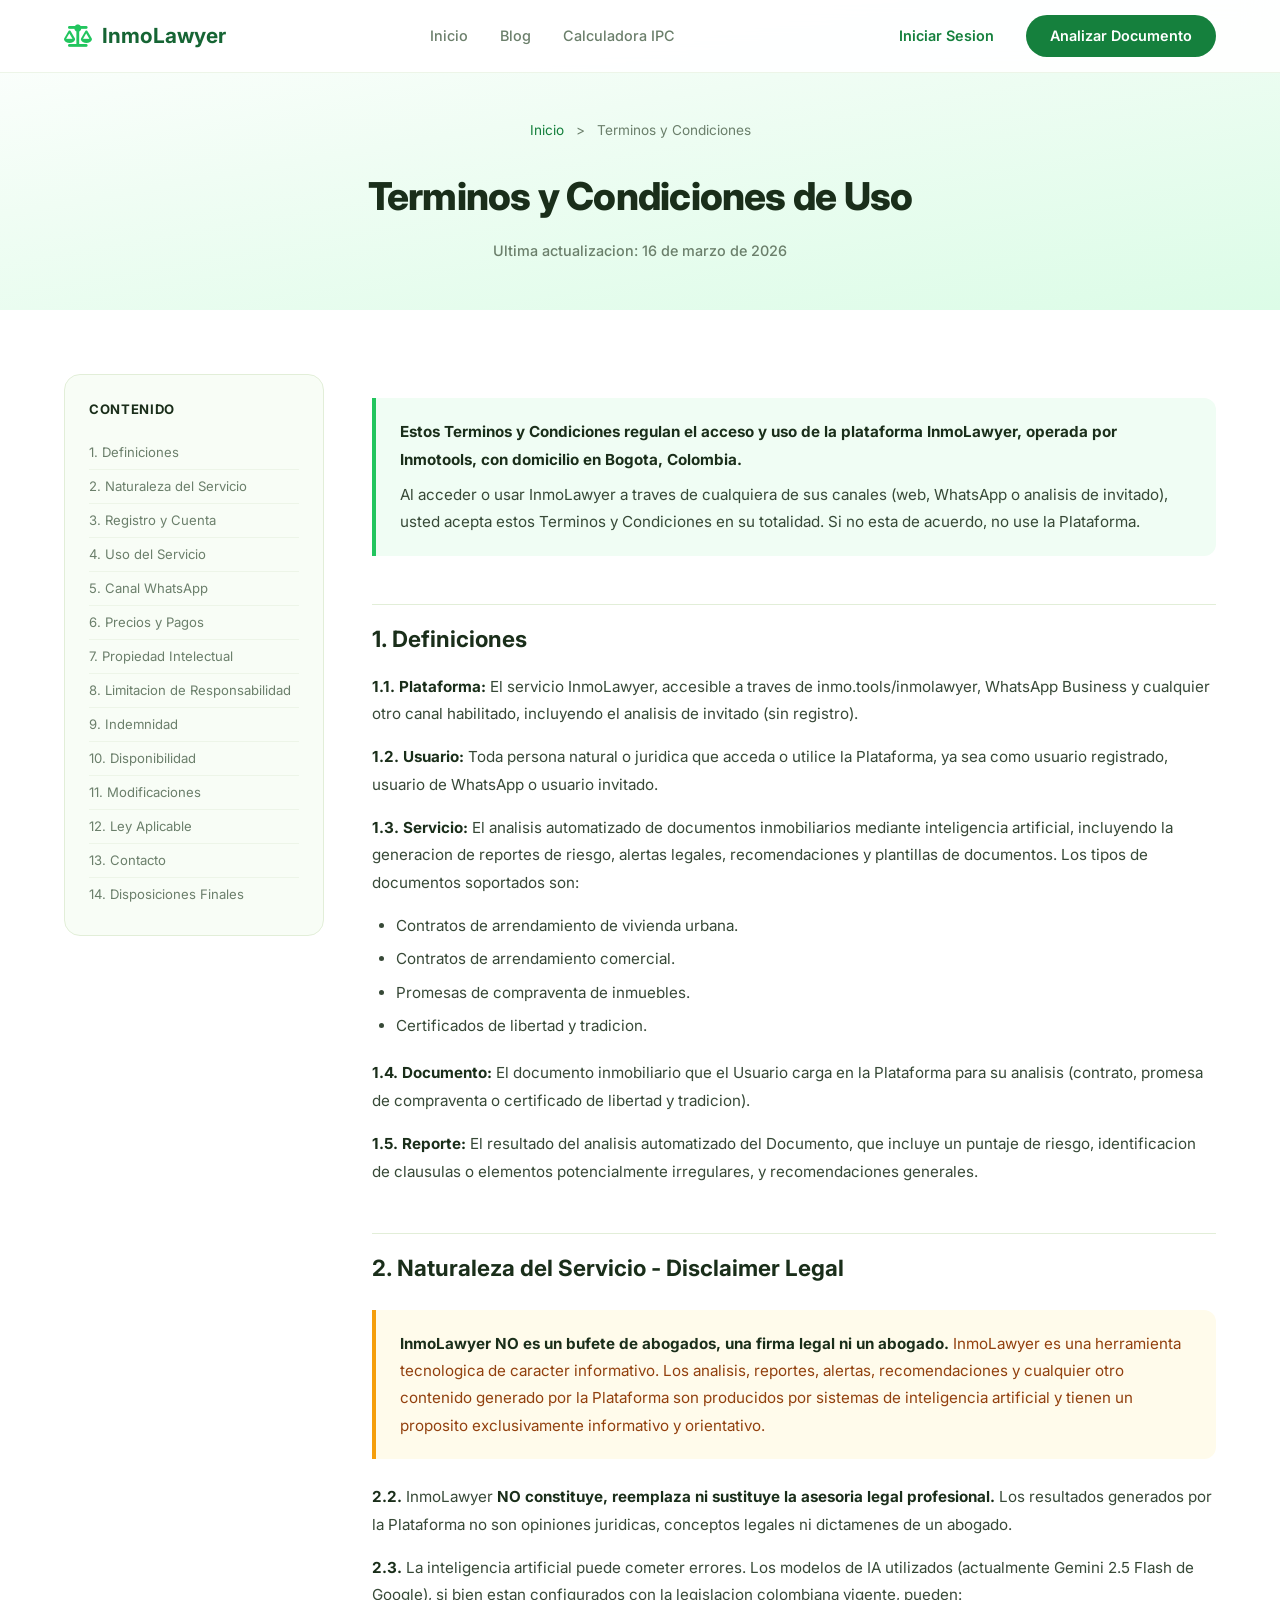
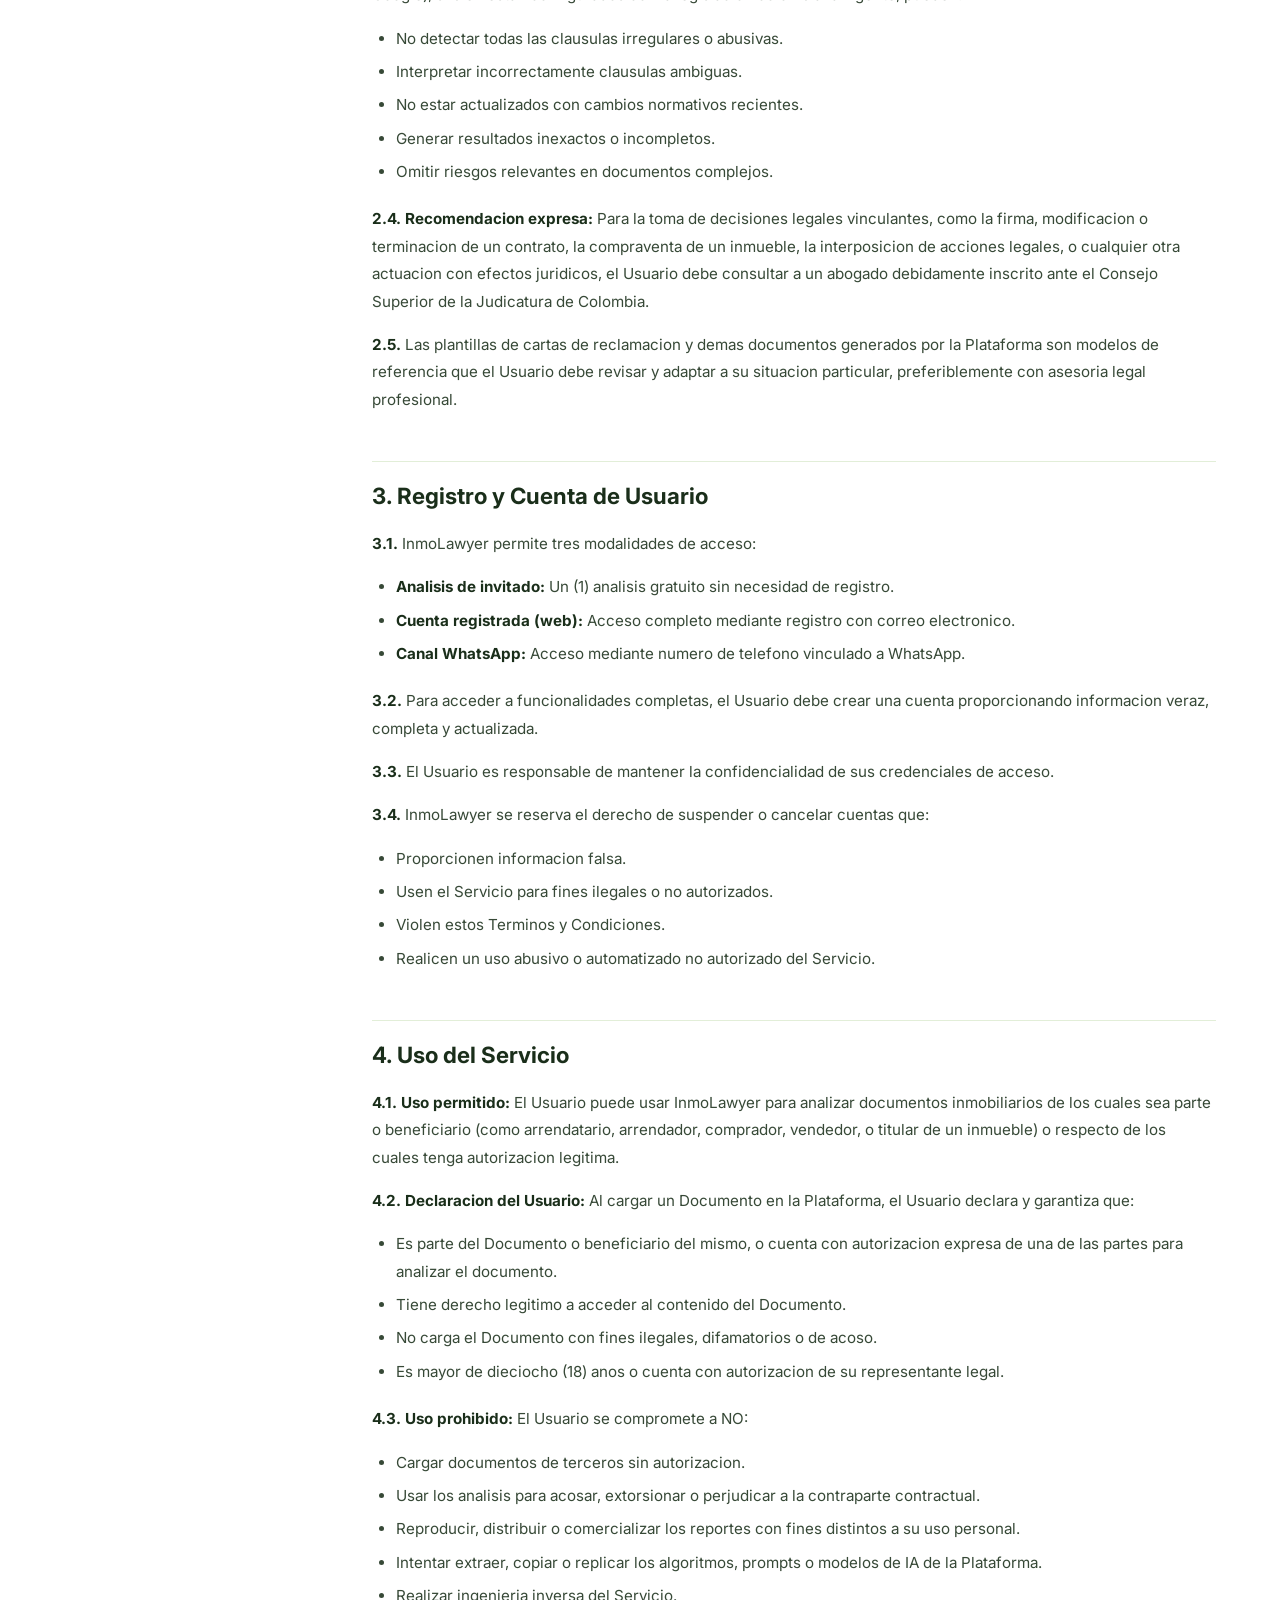
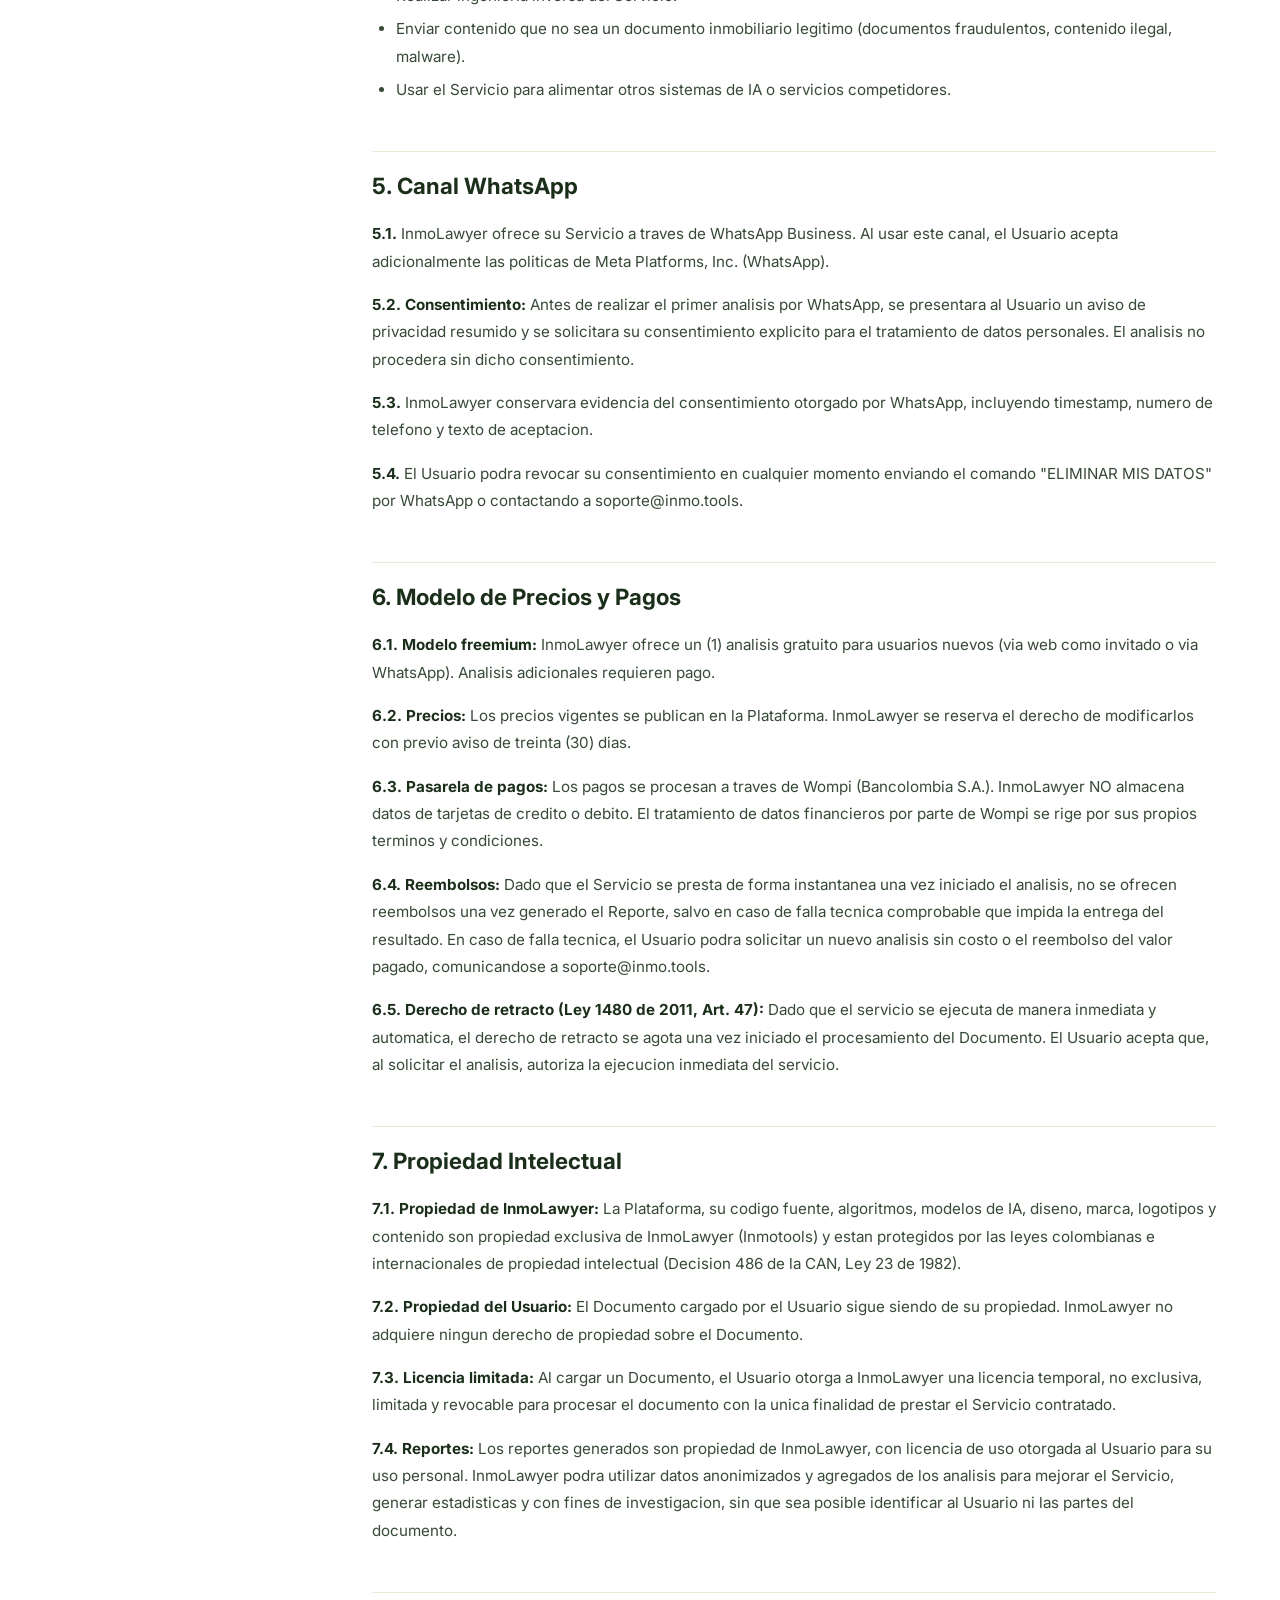
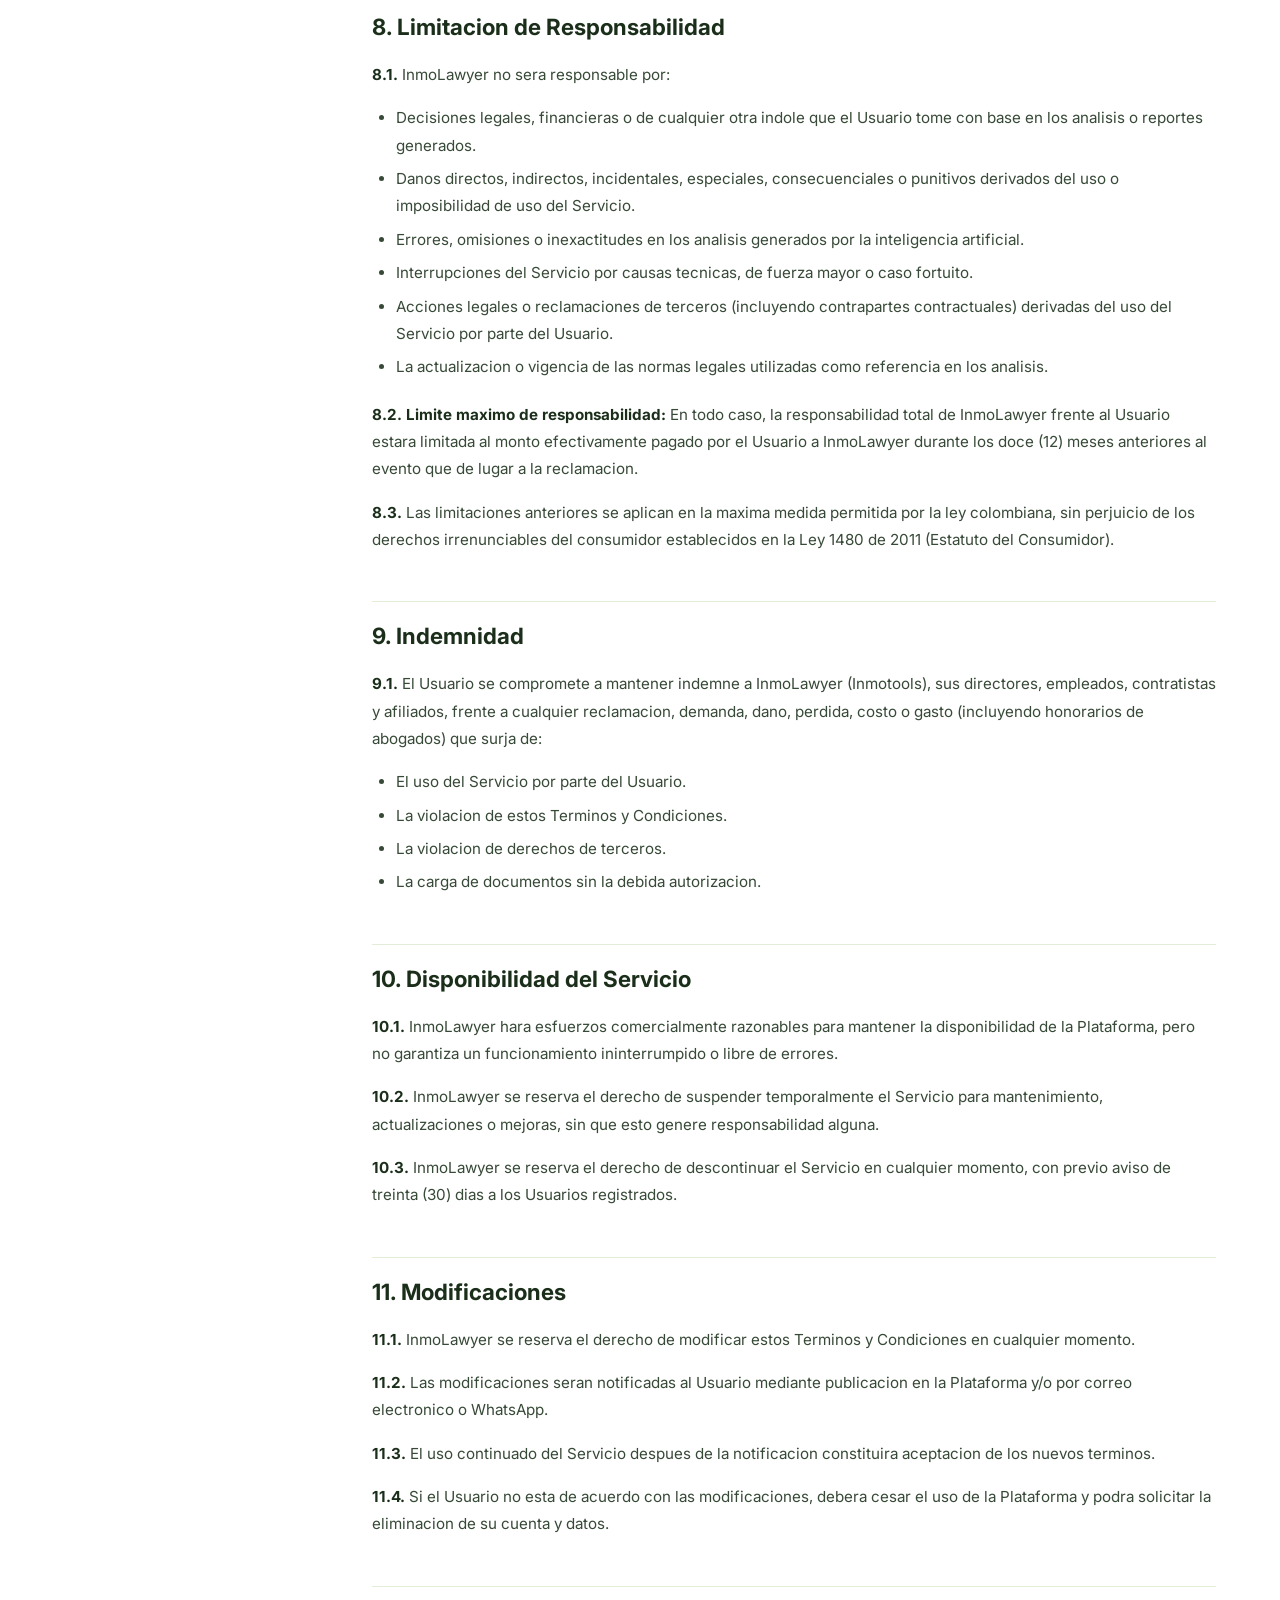
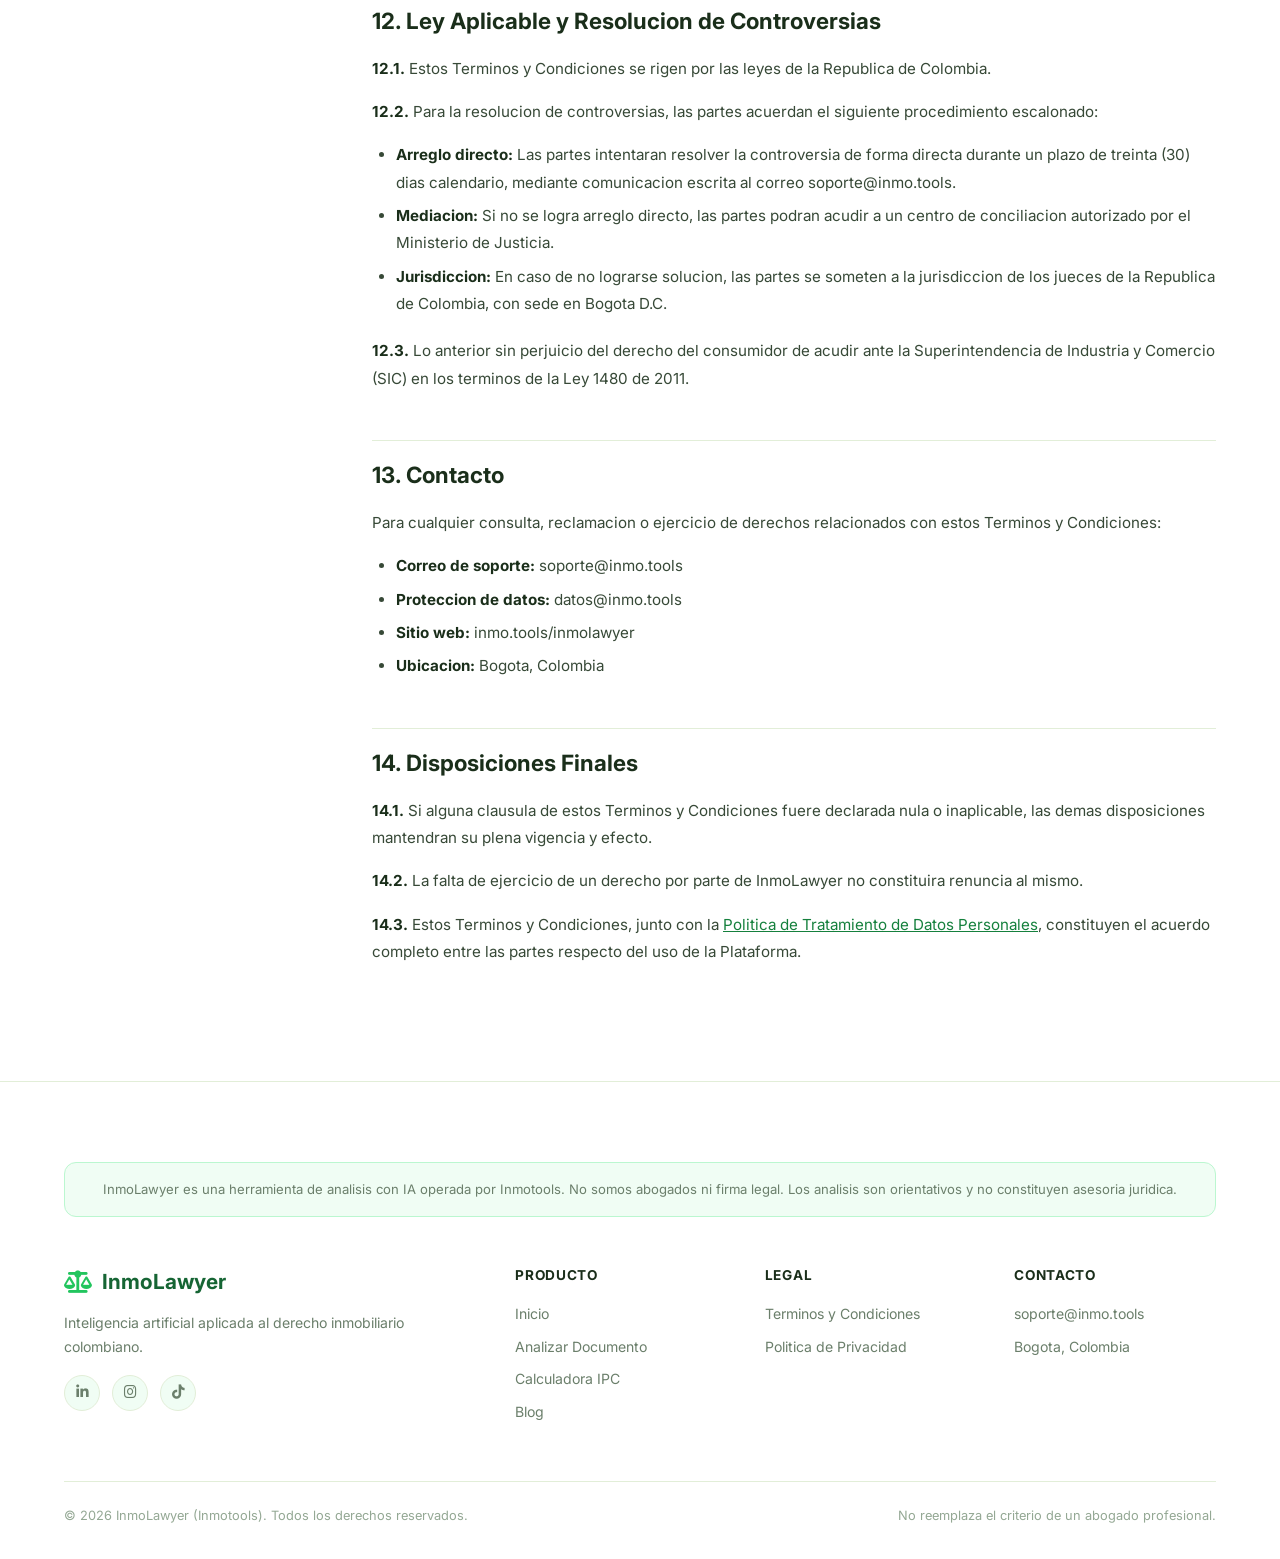
<file: terminos.html>
<!DOCTYPE html>
<html lang="es">
<head>
    <meta charset="UTF-8">
    <meta name="viewport" content="width=device-width, initial-scale=1.0">
    <title>Terminos y Condiciones | InmoLawyer</title>
    <meta name="description" content="Terminos y Condiciones de uso de InmoLawyer, plataforma de analisis de documentos inmobiliarios con inteligencia artificial en Colombia.">
    <meta name="robots" content="index, follow">
    <meta name="author" content="InmoLawyer">
    <link rel="canonical" href="https://inmo.tools/inmolawyer/terminos">

    <!-- Favicon -->
    <link rel="icon" href="data:image/svg+xml,<svg xmlns='http://www.w3.org/2000/svg' viewBox='0 0 100 100'><text y='.9em' font-size='90'>&#x2696;&#xFE0F;</text></svg>">

    <!-- Open Graph -->
    <meta property="og:type" content="website">
    <meta property="og:site_name" content="InmoLawyer">
    <meta property="og:url" content="https://inmo.tools/inmolawyer/terminos">
    <meta property="og:title" content="Terminos y Condiciones | InmoLawyer">
    <meta property="og:description" content="Terminos y Condiciones de uso de InmoLawyer, plataforma de analisis de documentos inmobiliarios con IA.">
    <meta property="og:locale" content="es_CO">

    <link rel="preconnect" href="https://fonts.googleapis.com">
    <link rel="preconnect" href="https://fonts.gstatic.com" crossorigin>
    <link href="https://fonts.googleapis.com/css2?family=Inter:wght@300;400;500;600;700;800&display=swap" rel="stylesheet">
    <link rel="stylesheet" href="https://cdnjs.cloudflare.com/ajax/libs/font-awesome/6.5.0/css/all.min.css">
    <script defer data-domain="inmo.tools" src="https://plausible.io/js/script.js"></script>
    <style>
        /* ===== CSS Variables ===== */
        :root {
            --green-50: #f0fdf4;
            --green-100: #dcfce7;
            --green-200: #bbf7d0;
            --green-300: #86efac;
            --green-400: #4ade80;
            --green-500: #22c55e;
            --green-600: #16a34a;
            --green-700: #15803d;
            --green-800: #166534;
            --green-900: #14532d;
            --green-950: #052e16;

            --sage-50: #f6f7f4;
            --sage-100: #eaede4;
            --sage-200: #d5dbc9;

            --text-dark: #1a2e1a;
            --text-body: #374937;
            --text-muted: #6b7f6b;
            --text-light: #94a894;

            --white: #ffffff;
            --bg-soft: #f8fdf6;
            --border-light: #e2eed8;
            --border-subtle: #edf5e8;

            --shadow-sm: 0 1px 3px rgba(20,83,45,0.06);
            --shadow-md: 0 4px 16px rgba(20,83,45,0.08);
            --shadow-lg: 0 12px 40px rgba(20,83,45,0.10);

            --radius-sm: 8px;
            --radius-md: 12px;
            --radius-lg: 16px;
            --radius-xl: 24px;
            --radius-full: 9999px;
        }

        /* ===== Reset ===== */
        *, *::before, *::after { margin: 0; padding: 0; box-sizing: border-box; }
        html { scroll-behavior: smooth; }
        body {
            font-family: 'Inter', -apple-system, BlinkMacSystemFont, sans-serif;
            color: var(--text-body);
            background: var(--white);
            line-height: 1.6;
            -webkit-font-smoothing: antialiased;
        }
        a { text-decoration: none; color: inherit; }

        /* ===== Container ===== */
        .container { max-width: 1200px; margin: 0 auto; padding: 0 24px; }

        /* ===== NAVBAR ===== */
        .navbar {
            position: fixed; top: 0; left: 0; right: 0; z-index: 100;
            background: rgba(255,255,255,0.92);
            backdrop-filter: blur(16px);
            border-bottom: 1px solid var(--border-subtle);
            transition: box-shadow 0.3s;
        }
        .navbar.scrolled { box-shadow: var(--shadow-md); }
        .navbar .container {
            display: flex; align-items: center; justify-content: space-between;
            height: 72px;
        }
        .nav-logo {
            display: flex; align-items: center; gap: 10px;
            font-size: 1.3rem; font-weight: 700; color: var(--green-800);
        }
        .nav-logo i { font-size: 1.4rem; color: var(--green-500); }
        .nav-links { display: flex; align-items: center; gap: 32px; }
        .nav-links a {
            font-size: 0.9rem; font-weight: 500; color: var(--text-muted);
            transition: color 0.2s;
        }
        .nav-links a:hover { color: var(--green-700); }
        .nav-actions { display: flex; align-items: center; gap: 12px; }
        .btn-ghost {
            padding: 9px 20px; border-radius: var(--radius-full);
            font-size: 0.9rem; font-weight: 600; color: var(--green-700);
            background: transparent; border: none; cursor: pointer; transition: all 0.2s;
        }
        .btn-ghost:hover { background: var(--green-50); }
        .btn-primary {
            padding: 9px 24px; border-radius: var(--radius-full);
            font-size: 0.9rem; font-weight: 600; color: var(--white);
            background: var(--green-700); border: none; cursor: pointer;
            transition: all 0.25s;
        }
        .btn-primary:hover { background: var(--green-800); transform: translateY(-1px); box-shadow: 0 4px 14px rgba(21,128,61,0.3); }
        .mobile-toggle { display: none; background: none; border: none; font-size: 1.5rem; color: var(--text-dark); cursor: pointer; }

        /* ===== LEGAL PAGE HEADER ===== */
        .legal-header {
            padding: 120px 0 48px;
            background: linear-gradient(170deg, var(--white) 0%, var(--green-50) 40%, var(--green-100) 100%);
            text-align: center;
        }
        .legal-header h1 {
            font-size: 2.4rem; font-weight: 800; color: var(--text-dark);
            margin-bottom: 12px; letter-spacing: -0.02em;
        }
        .legal-header .date {
            font-size: 0.9rem; color: var(--text-muted); font-weight: 500;
        }
        .legal-header .breadcrumb {
            font-size: 0.85rem; color: var(--text-muted); margin-bottom: 24px;
        }
        .legal-header .breadcrumb a { color: var(--green-700); }
        .legal-header .breadcrumb .separator { margin: 0 8px; }

        /* ===== LEGAL CONTENT ===== */
        .legal-layout {
            display: grid; grid-template-columns: 260px 1fr; gap: 48px;
            padding: 64px 0 100px; align-items: start;
        }

        /* Table of Contents */
        .toc {
            position: sticky; top: 96px;
            background: var(--bg-soft); border: 1px solid var(--border-light);
            border-radius: var(--radius-lg); padding: 24px;
        }
        .toc h3 {
            font-size: 0.82rem; font-weight: 700; color: var(--text-dark);
            text-transform: uppercase; letter-spacing: 0.05em; margin-bottom: 16px;
        }
        .toc a {
            display: block; font-size: 0.82rem; color: var(--text-muted);
            padding: 6px 0; border-bottom: 1px solid var(--border-subtle);
            transition: color 0.2s;
        }
        .toc a:last-child { border-bottom: none; }
        .toc a:hover { color: var(--green-700); }

        /* Legal text */
        .legal-text h2 {
            font-size: 1.4rem; font-weight: 700; color: var(--text-dark);
            margin: 48px 0 16px; padding-top: 16px;
            border-top: 1px solid var(--border-light);
        }
        .legal-text h2:first-child { margin-top: 0; border-top: none; padding-top: 0; }
        .legal-text h3 {
            font-size: 1.1rem; font-weight: 600; color: var(--text-dark);
            margin: 24px 0 12px;
        }
        .legal-text p {
            font-size: 0.95rem; color: var(--text-body); line-height: 1.8;
            margin-bottom: 16px;
        }
        .legal-text ul, .legal-text ol {
            margin: 12px 0 20px 24px; font-size: 0.95rem; line-height: 1.8;
        }
        .legal-text li { margin-bottom: 6px; }
        .legal-text strong { color: var(--text-dark); }
        .legal-text .highlight-box {
            background: var(--green-50); border-left: 4px solid var(--green-500);
            padding: 20px 24px; border-radius: 0 var(--radius-md) var(--radius-md) 0;
            margin: 24px 0;
        }
        .legal-text .highlight-box p { margin-bottom: 0; }
        .legal-text .warning-box {
            background: #fffbeb; border-left: 4px solid #f59e0b;
            padding: 20px 24px; border-radius: 0 var(--radius-md) var(--radius-md) 0;
            margin: 24px 0;
        }
        .legal-text .warning-box p { margin-bottom: 0; color: #92400e; }
        .legal-text a.legal-link { color: var(--green-700); text-decoration: underline; }
        .legal-text a.legal-link:hover { color: var(--green-800); }

        /* ===== FOOTER ===== */
        .footer {
            padding: 64px 0 32px; background: var(--white);
            border-top: 1px solid var(--border-light);
        }
        .footer-grid {
            display: grid; grid-template-columns: 2fr 1fr 1fr 1fr;
            gap: 48px; margin-bottom: 48px;
        }
        .footer-brand p { font-size: 0.88rem; color: var(--text-muted); margin-top: 12px; line-height: 1.7; }
        .footer-col h4 { font-size: 0.85rem; font-weight: 700; color: var(--text-dark); margin-bottom: 16px; text-transform: uppercase; letter-spacing: 0.05em; }
        .footer-col a { display: block; font-size: 0.88rem; color: var(--text-muted); margin-bottom: 10px; transition: color 0.2s; }
        .footer-col a:hover { color: var(--green-600); }
        .footer-social { display: flex; gap: 12px; margin-top: 16px; }
        .footer-social a {
            width: 36px; height: 36px; border-radius: 50%;
            background: var(--green-50); border: 1px solid var(--border-light);
            display: flex; align-items: center; justify-content: center;
            color: var(--text-muted); font-size: 0.9rem; transition: all 0.2s;
        }
        .footer-social a:hover { background: var(--green-600); color: var(--white); border-color: var(--green-600); }
        .footer-bottom {
            padding-top: 24px; border-top: 1px solid var(--border-light);
            display: flex; justify-content: space-between; align-items: center;
            font-size: 0.8rem; color: var(--text-light);
        }
        .footer-disclaimer {
            margin-top: 16px; padding: 16px 24px;
            background: var(--green-50); border-radius: var(--radius-md);
            font-size: 0.82rem; color: var(--text-muted); text-align: center;
            border: 1px solid var(--green-200);
        }

        /* ===== RESPONSIVE ===== */
        @media (max-width: 1024px) {
            .footer-grid { grid-template-columns: 1fr 1fr; gap: 32px; }
        }
        @media (max-width: 768px) {
            .nav-links { display: none; }
            .mobile-toggle { display: block; }
            .nav-links.open {
                display: flex; flex-direction: column;
                position: absolute; top: 72px; left: 0; right: 0;
                background: var(--white); padding: 20px 24px; gap: 16px;
                border-bottom: 1px solid var(--border-light);
                box-shadow: var(--shadow-md);
            }
            .legal-header h1 { font-size: 1.8rem; }
            .legal-layout { grid-template-columns: 1fr; gap: 32px; }
            .toc { position: static; }
            .footer-grid { grid-template-columns: 1fr; }
            .footer-bottom { flex-direction: column; gap: 8px; text-align: center; }
        }
        @media (max-width: 480px) {
            .nav-actions .btn-ghost { display: none; }
        }
    </style>
</head>
<body>

<!-- ===== NAVBAR ===== -->
<nav class="navbar" id="navbar">
    <div class="container">
        <a href="/inmolawyer/" class="nav-logo">
            <i class="fas fa-balance-scale"></i>
            InmoLawyer
        </a>
        <div class="nav-links" id="navLinks">
            <a href="/inmolawyer/">Inicio</a>
            <a href="/inmolawyer/blog/">Blog</a>
            <a href="/inmolawyer/calculadora-incremento-arriendo">Calculadora IPC</a>
        </div>
        <div class="nav-actions">
            <a href="/inmolawyer/app" class="btn-ghost">Iniciar Sesion</a>
            <a href="/inmolawyer/app" class="btn-primary">Analizar Documento</a>
        </div>
        <button class="mobile-toggle" id="mobileToggle" aria-label="Menu">
            <i class="fas fa-bars"></i>
        </button>
    </div>
</nav>

<!-- ===== HEADER ===== -->
<header class="legal-header">
    <div class="container">
        <div class="breadcrumb">
            <a href="/inmolawyer/">Inicio</a>
            <span class="separator">&gt;</span>
            <span>Terminos y Condiciones</span>
        </div>
        <h1>Terminos y Condiciones de Uso</h1>
        <p class="date">Ultima actualizacion: 16 de marzo de 2026</p>
    </div>
</header>

<!-- ===== CONTENT ===== -->
<main class="container">
    <div class="legal-layout">

        <!-- Table of Contents -->
        <aside class="toc">
            <h3>Contenido</h3>
            <a href="#definiciones">1. Definiciones</a>
            <a href="#naturaleza">2. Naturaleza del Servicio</a>
            <a href="#registro">3. Registro y Cuenta</a>
            <a href="#uso">4. Uso del Servicio</a>
            <a href="#whatsapp">5. Canal WhatsApp</a>
            <a href="#precios">6. Precios y Pagos</a>
            <a href="#propiedad">7. Propiedad Intelectual</a>
            <a href="#limitacion">8. Limitacion de Responsabilidad</a>
            <a href="#indemnidad">9. Indemnidad</a>
            <a href="#disponibilidad">10. Disponibilidad</a>
            <a href="#modificaciones">11. Modificaciones</a>
            <a href="#ley-aplicable">12. Ley Aplicable</a>
            <a href="#contacto">13. Contacto</a>
            <a href="#disposiciones">14. Disposiciones Finales</a>
        </aside>

        <!-- Legal Text -->
        <div class="legal-text">

            <div class="highlight-box">
                <p><strong>Estos Terminos y Condiciones regulan el acceso y uso de la plataforma InmoLawyer, operada por Inmotools, con domicilio en Bogota, Colombia.</strong></p>
                <p style="margin-top:8px;">Al acceder o usar InmoLawyer a traves de cualquiera de sus canales (web, WhatsApp o analisis de invitado), usted acepta estos Terminos y Condiciones en su totalidad. Si no esta de acuerdo, no use la Plataforma.</p>
            </div>

            <!-- 1. DEFINICIONES -->
            <h2 id="definiciones">1. Definiciones</h2>
            <p><strong>1.1. Plataforma:</strong> El servicio InmoLawyer, accesible a traves de inmo.tools/inmolawyer, WhatsApp Business y cualquier otro canal habilitado, incluyendo el analisis de invitado (sin registro).</p>
            <p><strong>1.2. Usuario:</strong> Toda persona natural o juridica que acceda o utilice la Plataforma, ya sea como usuario registrado, usuario de WhatsApp o usuario invitado.</p>
            <p><strong>1.3. Servicio:</strong> El analisis automatizado de documentos inmobiliarios mediante inteligencia artificial, incluyendo la generacion de reportes de riesgo, alertas legales, recomendaciones y plantillas de documentos. Los tipos de documentos soportados son:</p>
            <ul>
                <li>Contratos de arrendamiento de vivienda urbana.</li>
                <li>Contratos de arrendamiento comercial.</li>
                <li>Promesas de compraventa de inmuebles.</li>
                <li>Certificados de libertad y tradicion.</li>
            </ul>
            <p><strong>1.4. Documento:</strong> El documento inmobiliario que el Usuario carga en la Plataforma para su analisis (contrato, promesa de compraventa o certificado de libertad y tradicion).</p>
            <p><strong>1.5. Reporte:</strong> El resultado del analisis automatizado del Documento, que incluye un puntaje de riesgo, identificacion de clausulas o elementos potencialmente irregulares, y recomendaciones generales.</p>

            <!-- 2. NATURALEZA DEL SERVICIO -->
            <h2 id="naturaleza">2. Naturaleza del Servicio - Disclaimer Legal</h2>
            <div class="warning-box">
                <p><strong>InmoLawyer NO es un bufete de abogados, una firma legal ni un abogado.</strong> InmoLawyer es una herramienta tecnologica de caracter informativo. Los analisis, reportes, alertas, recomendaciones y cualquier otro contenido generado por la Plataforma son producidos por sistemas de inteligencia artificial y tienen un proposito exclusivamente informativo y orientativo.</p>
            </div>
            <p><strong>2.2.</strong> InmoLawyer <strong>NO constituye, reemplaza ni sustituye la asesoria legal profesional.</strong> Los resultados generados por la Plataforma no son opiniones juridicas, conceptos legales ni dictamenes de un abogado.</p>
            <p><strong>2.3.</strong> La inteligencia artificial puede cometer errores. Los modelos de IA utilizados (actualmente Gemini 2.5 Flash de Google), si bien estan configurados con la legislacion colombiana vigente, pueden:</p>
            <ul>
                <li>No detectar todas las clausulas irregulares o abusivas.</li>
                <li>Interpretar incorrectamente clausulas ambiguas.</li>
                <li>No estar actualizados con cambios normativos recientes.</li>
                <li>Generar resultados inexactos o incompletos.</li>
                <li>Omitir riesgos relevantes en documentos complejos.</li>
            </ul>
            <p><strong>2.4. Recomendacion expresa:</strong> Para la toma de decisiones legales vinculantes, como la firma, modificacion o terminacion de un contrato, la compraventa de un inmueble, la interposicion de acciones legales, o cualquier otra actuacion con efectos juridicos, el Usuario debe consultar a un abogado debidamente inscrito ante el Consejo Superior de la Judicatura de Colombia.</p>
            <p><strong>2.5.</strong> Las plantillas de cartas de reclamacion y demas documentos generados por la Plataforma son modelos de referencia que el Usuario debe revisar y adaptar a su situacion particular, preferiblemente con asesoria legal profesional.</p>

            <!-- 3. REGISTRO Y CUENTA -->
            <h2 id="registro">3. Registro y Cuenta de Usuario</h2>
            <p><strong>3.1.</strong> InmoLawyer permite tres modalidades de acceso:</p>
            <ul>
                <li><strong>Analisis de invitado:</strong> Un (1) analisis gratuito sin necesidad de registro.</li>
                <li><strong>Cuenta registrada (web):</strong> Acceso completo mediante registro con correo electronico.</li>
                <li><strong>Canal WhatsApp:</strong> Acceso mediante numero de telefono vinculado a WhatsApp.</li>
            </ul>
            <p><strong>3.2.</strong> Para acceder a funcionalidades completas, el Usuario debe crear una cuenta proporcionando informacion veraz, completa y actualizada.</p>
            <p><strong>3.3.</strong> El Usuario es responsable de mantener la confidencialidad de sus credenciales de acceso.</p>
            <p><strong>3.4.</strong> InmoLawyer se reserva el derecho de suspender o cancelar cuentas que:</p>
            <ul>
                <li>Proporcionen informacion falsa.</li>
                <li>Usen el Servicio para fines ilegales o no autorizados.</li>
                <li>Violen estos Terminos y Condiciones.</li>
                <li>Realicen un uso abusivo o automatizado no autorizado del Servicio.</li>
            </ul>

            <!-- 4. USO DEL SERVICIO -->
            <h2 id="uso">4. Uso del Servicio</h2>
            <p><strong>4.1. Uso permitido:</strong> El Usuario puede usar InmoLawyer para analizar documentos inmobiliarios de los cuales sea parte o beneficiario (como arrendatario, arrendador, comprador, vendedor, o titular de un inmueble) o respecto de los cuales tenga autorizacion legitima.</p>
            <p><strong>4.2. Declaracion del Usuario:</strong> Al cargar un Documento en la Plataforma, el Usuario declara y garantiza que:</p>
            <ul>
                <li>Es parte del Documento o beneficiario del mismo, o cuenta con autorizacion expresa de una de las partes para analizar el documento.</li>
                <li>Tiene derecho legitimo a acceder al contenido del Documento.</li>
                <li>No carga el Documento con fines ilegales, difamatorios o de acoso.</li>
                <li>Es mayor de dieciocho (18) anos o cuenta con autorizacion de su representante legal.</li>
            </ul>
            <p><strong>4.3. Uso prohibido:</strong> El Usuario se compromete a NO:</p>
            <ul>
                <li>Cargar documentos de terceros sin autorizacion.</li>
                <li>Usar los analisis para acosar, extorsionar o perjudicar a la contraparte contractual.</li>
                <li>Reproducir, distribuir o comercializar los reportes con fines distintos a su uso personal.</li>
                <li>Intentar extraer, copiar o replicar los algoritmos, prompts o modelos de IA de la Plataforma.</li>
                <li>Realizar ingenieria inversa del Servicio.</li>
                <li>Enviar contenido que no sea un documento inmobiliario legitimo (documentos fraudulentos, contenido ilegal, malware).</li>
                <li>Usar el Servicio para alimentar otros sistemas de IA o servicios competidores.</li>
            </ul>

            <!-- 5. CANAL WHATSAPP -->
            <h2 id="whatsapp">5. Canal WhatsApp</h2>
            <p><strong>5.1.</strong> InmoLawyer ofrece su Servicio a traves de WhatsApp Business. Al usar este canal, el Usuario acepta adicionalmente las politicas de Meta Platforms, Inc. (WhatsApp).</p>
            <p><strong>5.2. Consentimiento:</strong> Antes de realizar el primer analisis por WhatsApp, se presentara al Usuario un aviso de privacidad resumido y se solicitara su consentimiento explicito para el tratamiento de datos personales. El analisis no procedera sin dicho consentimiento.</p>
            <p><strong>5.3.</strong> InmoLawyer conservara evidencia del consentimiento otorgado por WhatsApp, incluyendo timestamp, numero de telefono y texto de aceptacion.</p>
            <p><strong>5.4.</strong> El Usuario podra revocar su consentimiento en cualquier momento enviando el comando "ELIMINAR MIS DATOS" por WhatsApp o contactando a soporte@inmo.tools.</p>

            <!-- 6. PRECIOS Y PAGOS -->
            <h2 id="precios">6. Modelo de Precios y Pagos</h2>
            <p><strong>6.1. Modelo freemium:</strong> InmoLawyer ofrece un (1) analisis gratuito para usuarios nuevos (via web como invitado o via WhatsApp). Analisis adicionales requieren pago.</p>
            <p><strong>6.2. Precios:</strong> Los precios vigentes se publican en la Plataforma. InmoLawyer se reserva el derecho de modificarlos con previo aviso de treinta (30) dias.</p>
            <p><strong>6.3. Pasarela de pagos:</strong> Los pagos se procesan a traves de Wompi (Bancolombia S.A.). InmoLawyer NO almacena datos de tarjetas de credito o debito. El tratamiento de datos financieros por parte de Wompi se rige por sus propios terminos y condiciones.</p>
            <p><strong>6.4. Reembolsos:</strong> Dado que el Servicio se presta de forma instantanea una vez iniciado el analisis, no se ofrecen reembolsos una vez generado el Reporte, salvo en caso de falla tecnica comprobable que impida la entrega del resultado. En caso de falla tecnica, el Usuario podra solicitar un nuevo analisis sin costo o el reembolso del valor pagado, comunicandose a soporte@inmo.tools.</p>
            <p><strong>6.5. Derecho de retracto (Ley 1480 de 2011, Art. 47):</strong> Dado que el servicio se ejecuta de manera inmediata y automatica, el derecho de retracto se agota una vez iniciado el procesamiento del Documento. El Usuario acepta que, al solicitar el analisis, autoriza la ejecucion inmediata del servicio.</p>

            <!-- 7. PROPIEDAD INTELECTUAL -->
            <h2 id="propiedad">7. Propiedad Intelectual</h2>
            <p><strong>7.1. Propiedad de InmoLawyer:</strong> La Plataforma, su codigo fuente, algoritmos, modelos de IA, diseno, marca, logotipos y contenido son propiedad exclusiva de InmoLawyer (Inmotools) y estan protegidos por las leyes colombianas e internacionales de propiedad intelectual (Decision 486 de la CAN, Ley 23 de 1982).</p>
            <p><strong>7.2. Propiedad del Usuario:</strong> El Documento cargado por el Usuario sigue siendo de su propiedad. InmoLawyer no adquiere ningun derecho de propiedad sobre el Documento.</p>
            <p><strong>7.3. Licencia limitada:</strong> Al cargar un Documento, el Usuario otorga a InmoLawyer una licencia temporal, no exclusiva, limitada y revocable para procesar el documento con la unica finalidad de prestar el Servicio contratado.</p>
            <p><strong>7.4. Reportes:</strong> Los reportes generados son propiedad de InmoLawyer, con licencia de uso otorgada al Usuario para su uso personal. InmoLawyer podra utilizar datos anonimizados y agregados de los analisis para mejorar el Servicio, generar estadisticas y con fines de investigacion, sin que sea posible identificar al Usuario ni las partes del documento.</p>

            <!-- 8. LIMITACION DE RESPONSABILIDAD -->
            <h2 id="limitacion">8. Limitacion de Responsabilidad</h2>
            <p><strong>8.1.</strong> InmoLawyer no sera responsable por:</p>
            <ul>
                <li>Decisiones legales, financieras o de cualquier otra indole que el Usuario tome con base en los analisis o reportes generados.</li>
                <li>Danos directos, indirectos, incidentales, especiales, consecuenciales o punitivos derivados del uso o imposibilidad de uso del Servicio.</li>
                <li>Errores, omisiones o inexactitudes en los analisis generados por la inteligencia artificial.</li>
                <li>Interrupciones del Servicio por causas tecnicas, de fuerza mayor o caso fortuito.</li>
                <li>Acciones legales o reclamaciones de terceros (incluyendo contrapartes contractuales) derivadas del uso del Servicio por parte del Usuario.</li>
                <li>La actualizacion o vigencia de las normas legales utilizadas como referencia en los analisis.</li>
            </ul>
            <p><strong>8.2. Limite maximo de responsabilidad:</strong> En todo caso, la responsabilidad total de InmoLawyer frente al Usuario estara limitada al monto efectivamente pagado por el Usuario a InmoLawyer durante los doce (12) meses anteriores al evento que de lugar a la reclamacion.</p>
            <p><strong>8.3.</strong> Las limitaciones anteriores se aplican en la maxima medida permitida por la ley colombiana, sin perjuicio de los derechos irrenunciables del consumidor establecidos en la Ley 1480 de 2011 (Estatuto del Consumidor).</p>

            <!-- 9. INDEMNIDAD -->
            <h2 id="indemnidad">9. Indemnidad</h2>
            <p><strong>9.1.</strong> El Usuario se compromete a mantener indemne a InmoLawyer (Inmotools), sus directores, empleados, contratistas y afiliados, frente a cualquier reclamacion, demanda, dano, perdida, costo o gasto (incluyendo honorarios de abogados) que surja de:</p>
            <ul>
                <li>El uso del Servicio por parte del Usuario.</li>
                <li>La violacion de estos Terminos y Condiciones.</li>
                <li>La violacion de derechos de terceros.</li>
                <li>La carga de documentos sin la debida autorizacion.</li>
            </ul>

            <!-- 10. DISPONIBILIDAD -->
            <h2 id="disponibilidad">10. Disponibilidad del Servicio</h2>
            <p><strong>10.1.</strong> InmoLawyer hara esfuerzos comercialmente razonables para mantener la disponibilidad de la Plataforma, pero no garantiza un funcionamiento ininterrumpido o libre de errores.</p>
            <p><strong>10.2.</strong> InmoLawyer se reserva el derecho de suspender temporalmente el Servicio para mantenimiento, actualizaciones o mejoras, sin que esto genere responsabilidad alguna.</p>
            <p><strong>10.3.</strong> InmoLawyer se reserva el derecho de descontinuar el Servicio en cualquier momento, con previo aviso de treinta (30) dias a los Usuarios registrados.</p>

            <!-- 11. MODIFICACIONES -->
            <h2 id="modificaciones">11. Modificaciones</h2>
            <p><strong>11.1.</strong> InmoLawyer se reserva el derecho de modificar estos Terminos y Condiciones en cualquier momento.</p>
            <p><strong>11.2.</strong> Las modificaciones seran notificadas al Usuario mediante publicacion en la Plataforma y/o por correo electronico o WhatsApp.</p>
            <p><strong>11.3.</strong> El uso continuado del Servicio despues de la notificacion constituira aceptacion de los nuevos terminos.</p>
            <p><strong>11.4.</strong> Si el Usuario no esta de acuerdo con las modificaciones, debera cesar el uso de la Plataforma y podra solicitar la eliminacion de su cuenta y datos.</p>

            <!-- 12. LEY APLICABLE -->
            <h2 id="ley-aplicable">12. Ley Aplicable y Resolucion de Controversias</h2>
            <p><strong>12.1.</strong> Estos Terminos y Condiciones se rigen por las leyes de la Republica de Colombia.</p>
            <p><strong>12.2.</strong> Para la resolucion de controversias, las partes acuerdan el siguiente procedimiento escalonado:</p>
            <ul>
                <li><strong>Arreglo directo:</strong> Las partes intentaran resolver la controversia de forma directa durante un plazo de treinta (30) dias calendario, mediante comunicacion escrita al correo soporte@inmo.tools.</li>
                <li><strong>Mediacion:</strong> Si no se logra arreglo directo, las partes podran acudir a un centro de conciliacion autorizado por el Ministerio de Justicia.</li>
                <li><strong>Jurisdiccion:</strong> En caso de no lograrse solucion, las partes se someten a la jurisdiccion de los jueces de la Republica de Colombia, con sede en Bogota D.C.</li>
            </ul>
            <p><strong>12.3.</strong> Lo anterior sin perjuicio del derecho del consumidor de acudir ante la Superintendencia de Industria y Comercio (SIC) en los terminos de la Ley 1480 de 2011.</p>

            <!-- 13. CONTACTO -->
            <h2 id="contacto">13. Contacto</h2>
            <p>Para cualquier consulta, reclamacion o ejercicio de derechos relacionados con estos Terminos y Condiciones:</p>
            <ul>
                <li><strong>Correo de soporte:</strong> soporte@inmo.tools</li>
                <li><strong>Proteccion de datos:</strong> datos@inmo.tools</li>
                <li><strong>Sitio web:</strong> inmo.tools/inmolawyer</li>
                <li><strong>Ubicacion:</strong> Bogota, Colombia</li>
            </ul>

            <!-- 14. DISPOSICIONES FINALES -->
            <h2 id="disposiciones">14. Disposiciones Finales</h2>
            <p><strong>14.1.</strong> Si alguna clausula de estos Terminos y Condiciones fuere declarada nula o inaplicable, las demas disposiciones mantendran su plena vigencia y efecto.</p>
            <p><strong>14.2.</strong> La falta de ejercicio de un derecho por parte de InmoLawyer no constituira renuncia al mismo.</p>
            <p><strong>14.3.</strong> Estos Terminos y Condiciones, junto con la <a href="/inmolawyer/privacidad" class="legal-link">Politica de Tratamiento de Datos Personales</a>, constituyen el acuerdo completo entre las partes respecto del uso de la Plataforma.</p>

        </div>
    </div>
</main>

<!-- ===== FOOTER ===== -->
<footer class="footer">
    <div class="container">
        <div class="footer-disclaimer">
            InmoLawyer es una herramienta de analisis con IA operada por Inmotools. No somos abogados ni firma legal. Los analisis son orientativos y no constituyen asesoria juridica.
        </div>
        <div class="footer-grid" style="margin-top: 48px;">
            <div class="footer-brand">
                <div class="nav-logo" style="margin-bottom:4px;">
                    <i class="fas fa-balance-scale"></i>
                    InmoLawyer
                </div>
                <p>Inteligencia artificial aplicada al derecho inmobiliario colombiano.</p>
                <div class="footer-social">
                    <a href="#" aria-label="LinkedIn"><i class="fab fa-linkedin-in"></i></a>
                    <a href="#" aria-label="Instagram"><i class="fab fa-instagram"></i></a>
                    <a href="#" aria-label="TikTok"><i class="fab fa-tiktok"></i></a>
                </div>
            </div>
            <div class="footer-col">
                <h4>Producto</h4>
                <a href="/inmolawyer/">Inicio</a>
                <a href="/inmolawyer/app">Analizar Documento</a>
                <a href="/inmolawyer/calculadora-incremento-arriendo">Calculadora IPC</a>
                <a href="/inmolawyer/blog/">Blog</a>
            </div>
            <div class="footer-col">
                <h4>Legal</h4>
                <a href="/inmolawyer/terminos">Terminos y Condiciones</a>
                <a href="/inmolawyer/privacidad">Politica de Privacidad</a>
            </div>
            <div class="footer-col">
                <h4>Contacto</h4>
                <a href="mailto:soporte@inmo.tools">soporte@inmo.tools</a>
                <a href="#">Bogota, Colombia</a>
            </div>
        </div>
        <div class="footer-bottom">
            <span>&copy; 2026 InmoLawyer (Inmotools). Todos los derechos reservados.</span>
            <span>No reemplaza el criterio de un abogado profesional.</span>
        </div>
    </div>
</footer>

<!-- ===== JS ===== -->
<script>
    const navbar = document.getElementById('navbar');
    window.addEventListener('scroll', () => {
        navbar.classList.toggle('scrolled', window.scrollY > 20);
    });
    const mobileToggle = document.getElementById('mobileToggle');
    const navLinks = document.getElementById('navLinks');
    mobileToggle.addEventListener('click', () => {
        navLinks.classList.toggle('open');
        const icon = mobileToggle.querySelector('i');
        icon.classList.toggle('fa-bars');
        icon.classList.toggle('fa-times');
    });
</script>
</body>
</html>
</file>
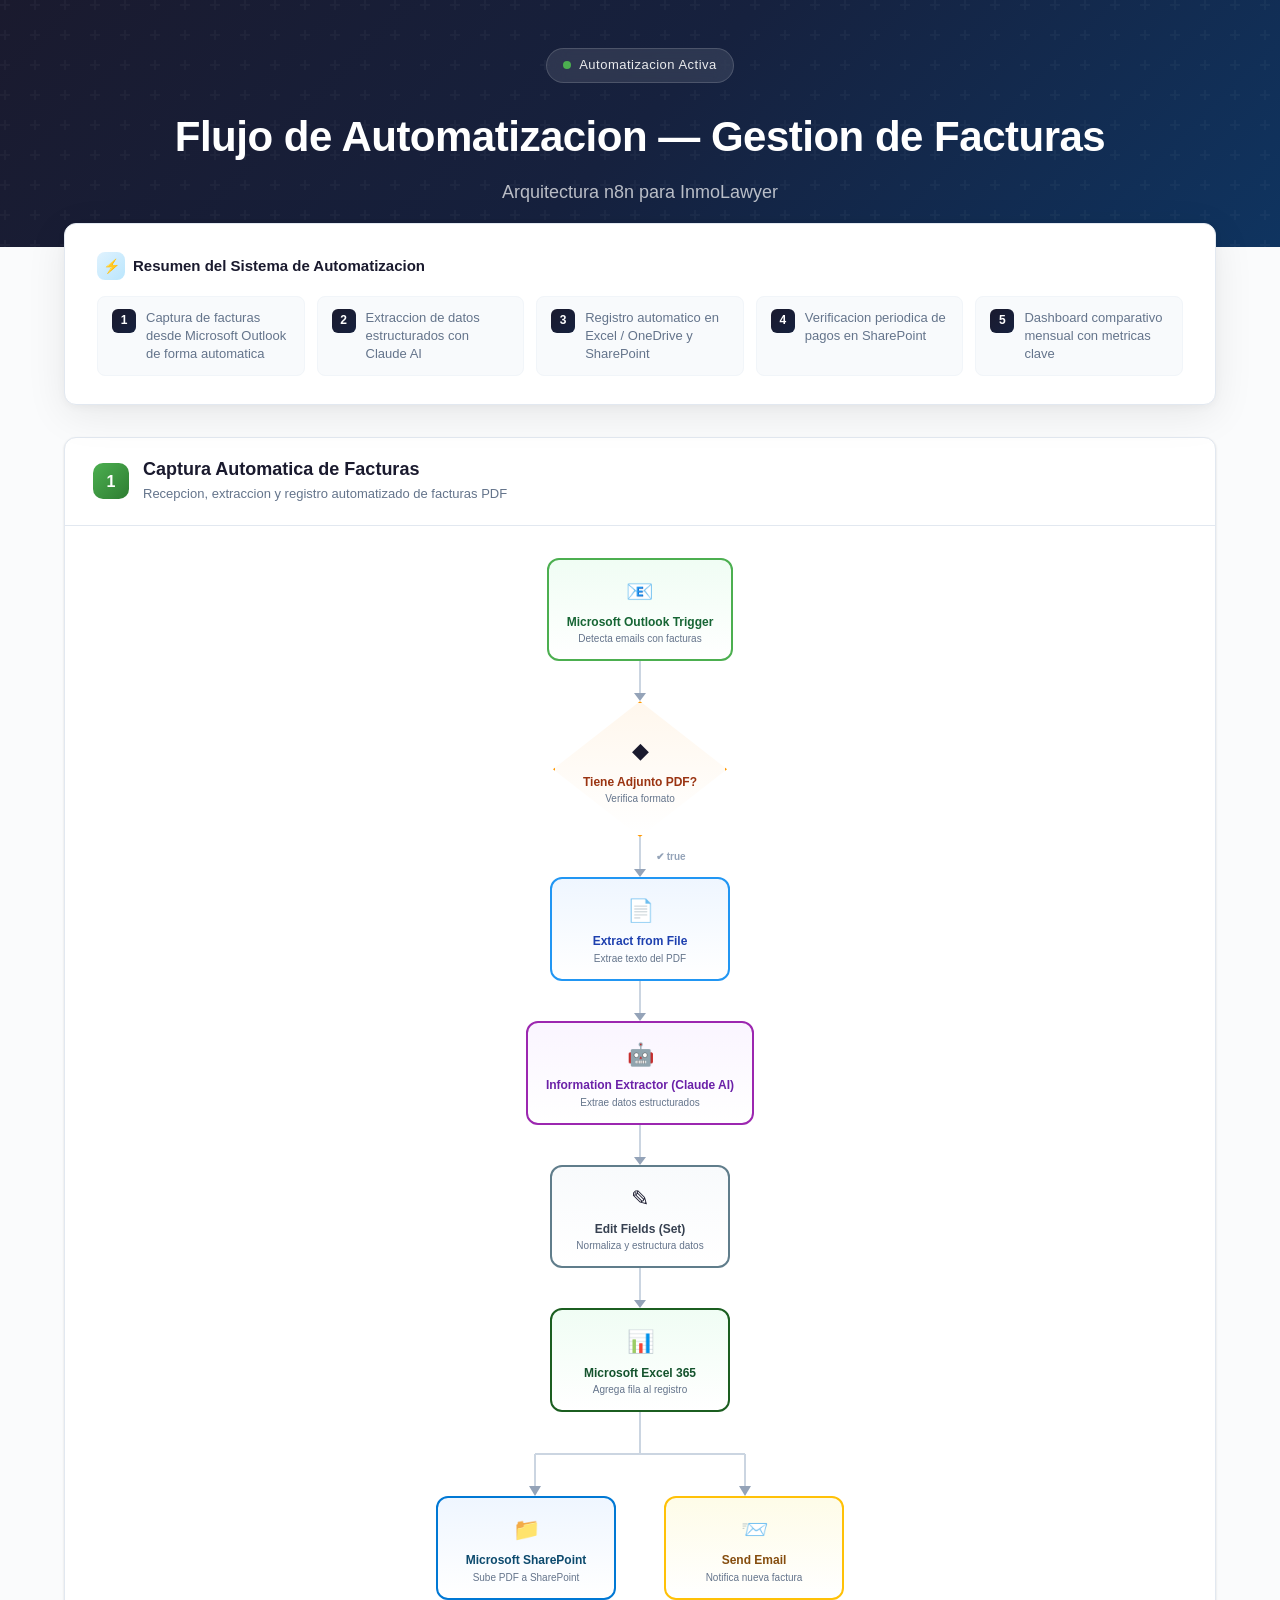
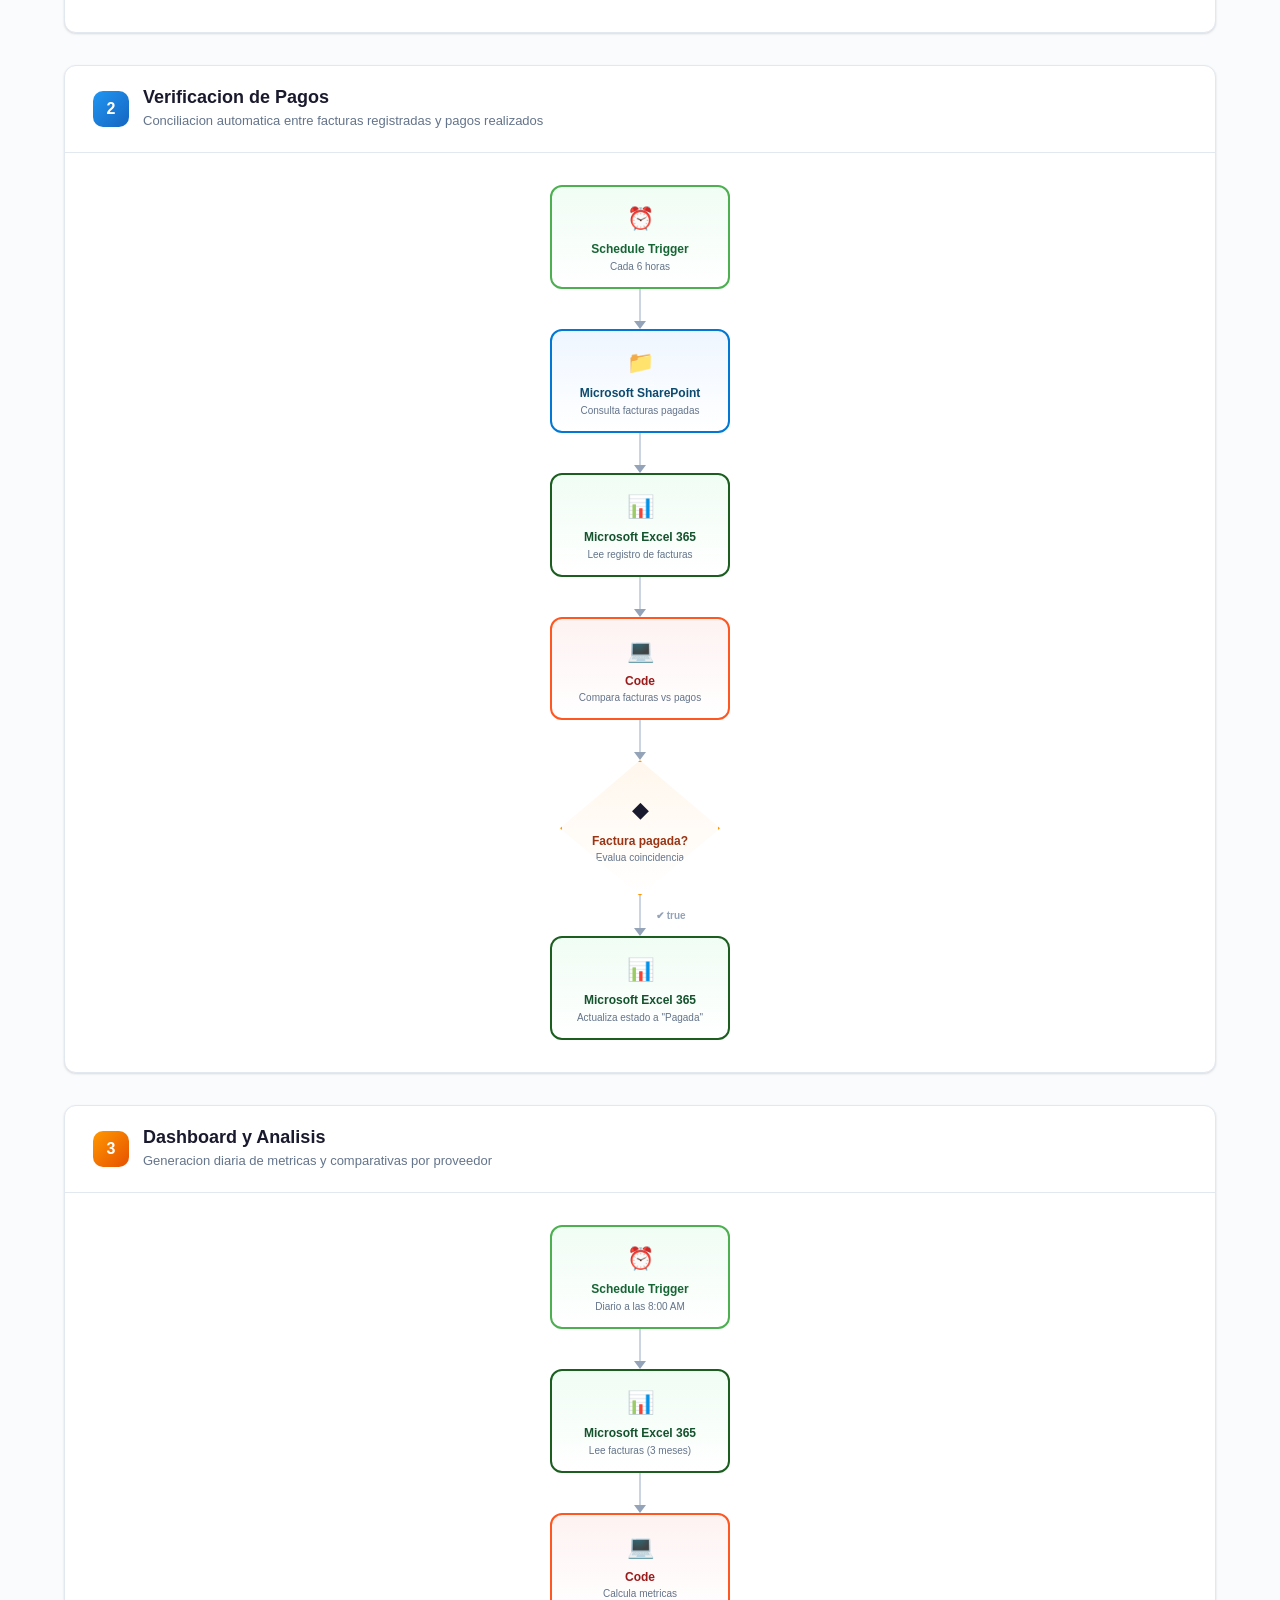
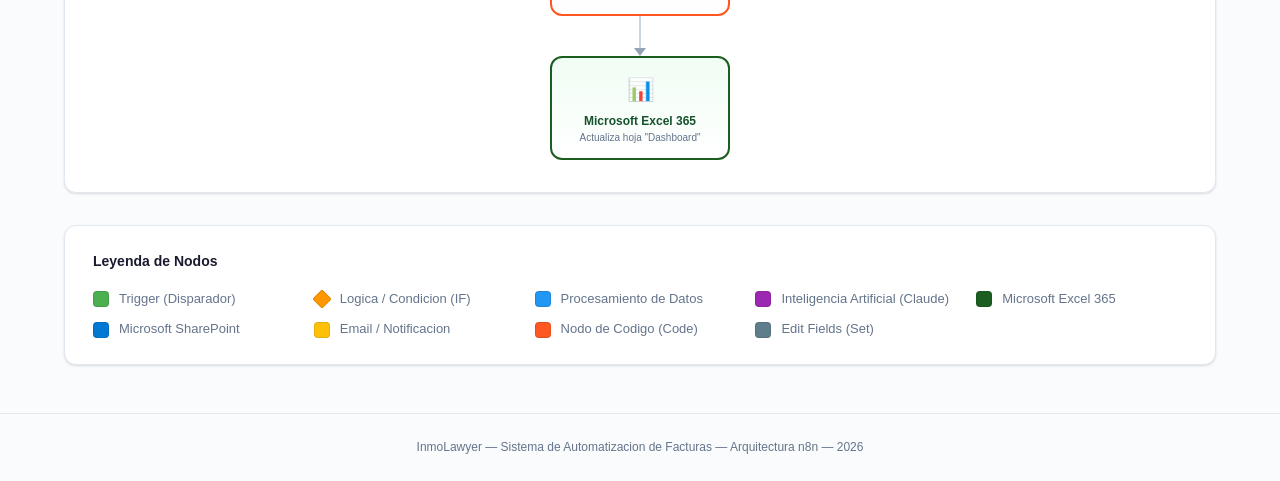
<file: n8n-flow/diagrama_flujo_facturas.html>
<!DOCTYPE html>
<html lang="es">
<head>
    <meta charset="UTF-8">
    <meta name="viewport" content="width=device-width, initial-scale=1.0">
    <title>Flujo de Automatizacion - Gestion de Facturas | InmoLawyer</title>
    <style>
        :root {
            --trigger: #4CAF50;
            --logic: #FF9800;
            --data: #2196F3;
            --ai: #9C27B0;
            --excel: #1B5E20;
            --sharepoint: #0078D4;
            --email: #FFC107;
            --code: #FF5722;
            --edit: #607D8B;
            --bg: #FAFBFC;
            --card-bg: #FFFFFF;
            --text: #1a1a2e;
            --text-muted: #64748b;
            --border: #e2e8f0;
            --shadow: 0 1px 3px rgba(0,0,0,0.08), 0 1px 2px rgba(0,0,0,0.06);
            --shadow-lg: 0 10px 40px rgba(0,0,0,0.08), 0 2px 8px rgba(0,0,0,0.04);
            --radius: 12px;
        }
        * { margin: 0; padding: 0; box-sizing: border-box; }
        body {
            font-family: -apple-system, BlinkMacSystemFont, 'Segoe UI', Roboto, 'Helvetica Neue', Arial, sans-serif;
            background: var(--bg);
            color: var(--text);
            line-height: 1.6;
            -webkit-font-smoothing: antialiased;
        }

        /* HEADER */
        .header {
            background: linear-gradient(135deg, #1a1a2e 0%, #16213e 50%, #0f3460 100%);
            color: white;
            padding: 48px 32px 40px;
            text-align: center;
            position: relative;
            overflow: hidden;
        }
        .header::before {
            content: '';
            position: absolute;
            top: 0; left: 0; right: 0; bottom: 0;
            background: url("data:image/svg+xml,%3Csvg width='60' height='60' viewBox='0 0 60 60' xmlns='http://www.w3.org/2000/svg'%3E%3Cg fill='none' fill-rule='evenodd'%3E%3Cg fill='%23ffffff' fill-opacity='0.03'%3E%3Cpath d='M36 34v-4h-2v4h-4v2h4v4h2v-4h4v-2h-4zm0-30V0h-2v4h-4v2h4v4h2V6h4V4h-4zM6 34v-4H4v4H0v2h4v4h2v-4h4v-2H6zM6 4V0H4v4H0v2h4v4h2V6h4V4H6z'/%3E%3C/g%3E%3C/g%3E%3C/svg%3E");
            pointer-events: none;
        }
        .header-badge {
            display: inline-flex;
            align-items: center;
            gap: 8px;
            background: rgba(255,255,255,0.1);
            backdrop-filter: blur(10px);
            border: 1px solid rgba(255,255,255,0.15);
            padding: 6px 16px;
            border-radius: 100px;
            font-size: 13px;
            font-weight: 500;
            letter-spacing: 0.5px;
            margin-bottom: 20px;
            color: rgba(255,255,255,0.9);
        }
        .header-badge .dot {
            width: 8px; height: 8px;
            background: #4CAF50;
            border-radius: 50%;
            animation: pulse-dot 2s ease-in-out infinite;
        }
        @keyframes pulse-dot {
            0%, 100% { opacity: 1; transform: scale(1); }
            50% { opacity: 0.5; transform: scale(0.8); }
        }
        .header h1 {
            font-size: clamp(28px, 4vw, 42px);
            font-weight: 700;
            letter-spacing: -0.5px;
            margin-bottom: 8px;
            position: relative;
        }
        .header .subtitle {
            font-size: clamp(14px, 2vw, 18px);
            color: rgba(255,255,255,0.7);
            font-weight: 400;
            position: relative;
        }

        /* SUMMARY */
        .summary-section {
            max-width: 1200px;
            margin: -24px auto 0;
            padding: 0 24px;
            position: relative;
            z-index: 2;
        }
        .summary-box {
            background: var(--card-bg);
            border-radius: var(--radius);
            padding: 28px 32px;
            box-shadow: var(--shadow-lg);
            border: 1px solid var(--border);
        }
        .summary-box h3 {
            font-size: 15px;
            font-weight: 600;
            color: var(--text);
            margin-bottom: 16px;
            display: flex;
            align-items: center;
            gap: 8px;
        }
        .summary-box h3 .icon-circle {
            width: 28px; height: 28px;
            background: linear-gradient(135deg, #e0f2fe, #bae6fd);
            border-radius: 8px;
            display: flex;
            align-items: center;
            justify-content: center;
            font-size: 14px;
        }
        .summary-steps {
            display: grid;
            grid-template-columns: repeat(auto-fit, minmax(200px, 1fr));
            gap: 12px;
        }
        .summary-step {
            display: flex;
            align-items: flex-start;
            gap: 10px;
            padding: 12px 14px;
            background: #f8fafc;
            border-radius: 8px;
            border: 1px solid #f1f5f9;
            transition: all 0.2s ease;
        }
        .summary-step:hover {
            background: #f1f5f9;
            border-color: #e2e8f0;
            transform: translateY(-1px);
        }
        .step-num {
            width: 24px; height: 24px;
            min-width: 24px;
            background: linear-gradient(135deg, #1a1a2e, #16213e);
            color: white;
            border-radius: 6px;
            display: flex;
            align-items: center;
            justify-content: center;
            font-size: 12px;
            font-weight: 700;
        }
        .step-text {
            font-size: 13px;
            color: var(--text-muted);
            line-height: 1.4;
        }

        /* WORKFLOW SECTIONS */
        .workflows-container {
            max-width: 1200px;
            margin: 32px auto;
            padding: 0 24px;
            display: flex;
            flex-direction: column;
            gap: 32px;
        }
        .workflow-section {
            background: var(--card-bg);
            border-radius: var(--radius);
            box-shadow: var(--shadow);
            border: 1px solid var(--border);
            overflow: hidden;
            transition: box-shadow 0.3s ease;
        }
        .workflow-section:hover {
            box-shadow: var(--shadow-lg);
        }
        .workflow-header {
            padding: 20px 28px;
            border-bottom: 1px solid var(--border);
            display: flex;
            align-items: center;
            gap: 14px;
        }
        .workflow-number {
            width: 36px; height: 36px;
            border-radius: 10px;
            display: flex;
            align-items: center;
            justify-content: center;
            font-weight: 700;
            font-size: 16px;
            color: white;
            flex-shrink: 0;
        }
        .wf1 .workflow-number { background: linear-gradient(135deg, #4CAF50, #2E7D32); }
        .wf2 .workflow-number { background: linear-gradient(135deg, #2196F3, #1565C0); }
        .wf3 .workflow-number { background: linear-gradient(135deg, #FF9800, #E65100); }
        .workflow-title-group h2 {
            font-size: 18px;
            font-weight: 700;
            color: var(--text);
            line-height: 1.3;
        }
        .workflow-title-group p {
            font-size: 13px;
            color: var(--text-muted);
            margin-top: 2px;
        }
        .workflow-body {
            padding: 32px 28px;
            overflow-x: auto;
        }

        /* FLOW DIAGRAM */
        .flow-vertical {
            display: flex;
            flex-direction: column;
            align-items: center;
            gap: 0;
        }

        /* NODES */
        .node {
            position: relative;
            min-width: 180px;
            max-width: 260px;
            padding: 14px 18px;
            border-radius: 12px;
            background: white;
            border: 2px solid;
            text-align: center;
            cursor: pointer;
            transition: all 0.25s cubic-bezier(0.4, 0, 0.2, 1);
            z-index: 1;
        }
        .node:hover {
            transform: translateY(-3px);
            box-shadow: 0 8px 24px rgba(0,0,0,0.12);
            z-index: 10;
        }
        .node:hover .node-tooltip {
            opacity: 1;
            visibility: visible;
            transform: translateX(-50%) translateY(0);
        }
        .node-icon {
            font-size: 22px;
            margin-bottom: 6px;
            display: block;
        }
        .node-label {
            font-size: 12px;
            font-weight: 700;
            line-height: 1.3;
            margin-bottom: 2px;
        }
        .node-sublabel {
            font-size: 10px;
            color: var(--text-muted);
            line-height: 1.3;
        }
        .node-tooltip {
            position: absolute;
            bottom: calc(100% + 12px);
            left: 50%;
            transform: translateX(-50%) translateY(4px);
            background: #1a1a2e;
            color: white;
            padding: 10px 14px;
            border-radius: 8px;
            font-size: 11px;
            line-height: 1.5;
            white-space: normal;
            width: 240px;
            text-align: left;
            opacity: 0;
            visibility: hidden;
            transition: all 0.2s ease;
            z-index: 100;
            pointer-events: none;
            box-shadow: 0 4px 12px rgba(0,0,0,0.3);
        }
        .node-tooltip::after {
            content: '';
            position: absolute;
            top: 100%;
            left: 50%;
            transform: translateX(-50%);
            border: 6px solid transparent;
            border-top-color: #1a1a2e;
        }

        /* Node variants */
        .node-trigger { border-color: var(--trigger); background: linear-gradient(180deg, #f0fdf4, #ffffff); }
        .node-trigger .node-label { color: #166534; }
        .node-logic {
            border-color: var(--logic);
            background: linear-gradient(180deg, #fff7ed, #ffffff);
            border-radius: 12px;
            clip-path: polygon(50% 0%, 100% 50%, 50% 100%, 0% 50%);
            padding: 30px 28px;
            min-width: 160px;
        }
        .node-logic .node-label { color: #9a3412; }
        .node-logic:hover { transform: translateY(-3px); }
        .node-data { border-color: var(--data); background: linear-gradient(180deg, #eff6ff, #ffffff); }
        .node-data .node-label { color: #1e40af; }
        .node-ai { border-color: var(--ai); background: linear-gradient(180deg, #faf5ff, #ffffff); }
        .node-ai .node-label { color: #6b21a8; }
        .node-excel { border-color: var(--excel); background: linear-gradient(180deg, #f0fdf4, #ffffff); }
        .node-excel .node-label { color: #14532d; }
        .node-sharepoint { border-color: var(--sharepoint); background: linear-gradient(180deg, #eff6ff, #ffffff); }
        .node-sharepoint .node-label { color: #0c4a6e; }
        .node-email { border-color: var(--email); background: linear-gradient(180deg, #fefce8, #ffffff); }
        .node-email .node-label { color: #854d0e; }
        .node-code { border-color: var(--code); background: linear-gradient(180deg, #fef2f2, #ffffff); }
        .node-code .node-label { color: #991b1b; }
        .node-edit { border-color: var(--edit); background: linear-gradient(180deg, #f8fafc, #ffffff); }
        .node-edit .node-label { color: #374151; }

        /* Trigger pulse */
        .node-trigger::before {
            content: '';
            position: absolute;
            top: -4px; left: -4px; right: -4px; bottom: -4px;
            border-radius: 14px;
            border: 2px solid var(--trigger);
            opacity: 0;
            animation: node-pulse 3s ease-in-out infinite;
        }
        @keyframes node-pulse {
            0%, 100% { opacity: 0; transform: scale(1); }
            50% { opacity: 0.3; transform: scale(1.02); }
        }

        /* CONNECTORS */
        .connector-down {
            display: flex;
            flex-direction: column;
            align-items: center;
            height: 40px;
            position: relative;
            z-index: 0;
        }
        .connector-down .line {
            width: 2px;
            flex: 1;
            background: #cbd5e1;
        }
        .connector-down .arrow {
            width: 0; height: 0;
            border-left: 6px solid transparent;
            border-right: 6px solid transparent;
            border-top: 8px solid #94a3b8;
        }
        .connector-down .branch-label {
            position: absolute;
            left: calc(50% + 10px);
            top: 50%;
            transform: translateY(-50%);
            font-size: 10px;
            font-weight: 600;
            color: #94a3b8;
            white-space: nowrap;
            background: var(--card-bg);
            padding: 1px 6px;
            border-radius: 4px;
        }

        /* PARALLEL BRANCH */
        .parallel-container {
            display: flex;
            justify-content: center;
            gap: 48px;
            position: relative;
        }
        .parallel-branch {
            display: flex;
            flex-direction: column;
            align-items: center;
        }

        /* LEGEND */
        .legend-section {
            max-width: 1200px;
            margin: 0 auto 48px;
            padding: 0 24px;
        }
        .legend-box {
            background: var(--card-bg);
            border-radius: var(--radius);
            box-shadow: var(--shadow);
            border: 1px solid var(--border);
            padding: 24px 28px;
        }
        .legend-box h3 {
            font-size: 14px;
            font-weight: 600;
            color: var(--text);
            margin-bottom: 16px;
        }
        .legend-grid {
            display: grid;
            grid-template-columns: repeat(auto-fill, minmax(200px, 1fr));
            gap: 10px;
        }
        .legend-item {
            display: flex;
            align-items: center;
            gap: 10px;
            font-size: 13px;
            color: var(--text-muted);
        }
        .legend-color {
            width: 16px; height: 16px;
            border-radius: 4px;
            flex-shrink: 0;
            border: 1px solid rgba(0,0,0,0.1);
        }
        .legend-diamond {
            width: 14px; height: 14px;
            border-radius: 2px;
            flex-shrink: 0;
            transform: rotate(45deg);
            border: 1px solid rgba(0,0,0,0.1);
            margin: 0 1px;
        }

        /* FOOTER */
        .footer {
            text-align: center;
            padding: 24px;
            font-size: 12px;
            color: var(--text-muted);
            border-top: 1px solid var(--border);
        }

        /* RESPONSIVE */
        @media (max-width: 768px) {
            .header { padding: 32px 20px 28px; }
            .summary-steps { grid-template-columns: 1fr; }
            .workflow-body { padding: 20px 16px; }
            .parallel-container { flex-direction: column; gap: 16px; align-items: center; }
            .node { min-width: 150px; max-width: 220px; }
            .node-logic { padding: 24px 22px; min-width: 130px; }
        }

        /* ANIMATIONS */
        @keyframes fadeInUp {
            from { opacity: 0; transform: translateY(16px); }
            to { opacity: 1; transform: translateY(0); }
        }
        .workflow-section {
            animation: fadeInUp 0.5s ease-out backwards;
        }
        .workflow-section:nth-child(1) { animation-delay: 0.1s; }
        .workflow-section:nth-child(2) { animation-delay: 0.2s; }
        .workflow-section:nth-child(3) { animation-delay: 0.3s; }

        @media print {
            .header { -webkit-print-color-adjust: exact; print-color-adjust: exact; }
            .node:hover { transform: none; box-shadow: none; }
            .node-tooltip { display: none !important; }
        }
    </style>
    <script defer data-domain="inmo.tools" src="https://plausible.io/js/script.js"></script>
</head>
<body>

    <!-- HEADER -->
    <div class="header">
        <div class="header-badge">
            <span class="dot"></span>
            Automatizacion Activa
        </div>
        <h1>Flujo de Automatizacion &mdash; Gestion de Facturas</h1>
        <p class="subtitle">Arquitectura n8n para InmoLawyer</p>
    </div>

    <!-- SUMMARY -->
    <div class="summary-section">
        <div class="summary-box">
            <h3><span class="icon-circle">&#9889;</span> Resumen del Sistema de Automatizacion</h3>
            <div class="summary-steps">
                <div class="summary-step">
                    <span class="step-num">1</span>
                    <span class="step-text">Captura de facturas desde Microsoft Outlook de forma automatica</span>
                </div>
                <div class="summary-step">
                    <span class="step-num">2</span>
                    <span class="step-text">Extraccion de datos estructurados con Claude AI</span>
                </div>
                <div class="summary-step">
                    <span class="step-num">3</span>
                    <span class="step-text">Registro automatico en Excel / OneDrive y SharePoint</span>
                </div>
                <div class="summary-step">
                    <span class="step-num">4</span>
                    <span class="step-text">Verificacion periodica de pagos en SharePoint</span>
                </div>
                <div class="summary-step">
                    <span class="step-num">5</span>
                    <span class="step-text">Dashboard comparativo mensual con metricas clave</span>
                </div>
            </div>
        </div>
    </div>

    <!-- WORKFLOWS -->
    <div class="workflows-container">

        <!-- ===== WORKFLOW 1 ===== -->
        <div class="workflow-section wf1">
            <div class="workflow-header">
                <div class="workflow-number">1</div>
                <div class="workflow-title-group">
                    <h2>Captura Automatica de Facturas</h2>
                    <p>Recepcion, extraccion y registro automatizado de facturas PDF</p>
                </div>
            </div>
            <div class="workflow-body">
                <div class="flow-vertical">

                    <!-- N1: Outlook Trigger -->
                    <div class="node node-trigger">
                        <span class="node-icon">&#128231;</span>
                        <div class="node-label">Microsoft Outlook Trigger</div>
                        <div class="node-sublabel">Detecta emails con facturas</div>
                        <div class="node-tooltip">
                            <strong>Configuracion:</strong><br>
                            &#8226; Evento: Nuevo email recibido<br>
                            &#8226; Filtro: hasAttachments = true<br>
                            &#8226; Filtro de remitente para 5 proveedores autorizados
                        </div>
                    </div>

                    <div class="connector-down"><div class="line"></div><div class="arrow"></div></div>

                    <!-- N2: IF PDF -->
                    <div class="node node-logic">
                        <span class="node-icon">&#9670;</span>
                        <div class="node-label">Tiene Adjunto PDF?</div>
                        <div class="node-sublabel">Verifica formato</div>
                        <div class="node-tooltip">
                            <strong>Condicion:</strong><br>
                            &#8226; Verifica que el adjunto sea de tipo PDF<br>
                            &#8226; Rama verdadera: continua el flujo<br>
                            &#8226; Rama falsa: se descarta el email
                        </div>
                    </div>

                    <div class="connector-down"><div class="line"></div><div class="arrow"></div><span class="branch-label">&#10004; true</span></div>

                    <!-- N3: Extract -->
                    <div class="node node-data">
                        <span class="node-icon">&#128196;</span>
                        <div class="node-label">Extract from File</div>
                        <div class="node-sublabel">Extrae texto del PDF</div>
                        <div class="node-tooltip">
                            <strong>Operacion:</strong> Extract From PDF<br>
                            &#8226; Lee el contenido textual del archivo PDF adjunto<br>
                            &#8226; Prepara los datos para el procesamiento con IA
                        </div>
                    </div>

                    <div class="connector-down"><div class="line"></div><div class="arrow"></div></div>

                    <!-- N4: Claude AI -->
                    <div class="node node-ai">
                        <span class="node-icon">&#129302;</span>
                        <div class="node-label">Information Extractor (Claude AI)</div>
                        <div class="node-sublabel">Extrae datos estructurados</div>
                        <div class="node-tooltip">
                            <strong>Datos que extrae:</strong><br>
                            &#8226; N&#176; de Factura<br>
                            &#8226; Nombre del Proveedor<br>
                            &#8226; Monto total<br>
                            &#8226; Fecha de emision<br>
                            &#8226; Fecha de vencimiento
                        </div>
                    </div>

                    <div class="connector-down"><div class="line"></div><div class="arrow"></div></div>

                    <!-- N5: Edit Fields -->
                    <div class="node node-edit">
                        <span class="node-icon">&#9998;</span>
                        <div class="node-label">Edit Fields (Set)</div>
                        <div class="node-sublabel">Normaliza y estructura datos</div>
                        <div class="node-tooltip">
                            <strong>Funcion:</strong><br>
                            &#8226; Normaliza formatos de fecha<br>
                            &#8226; Estandariza nombres de proveedores<br>
                            &#8226; Formatea montos correctamente<br>
                            &#8226; Estructura datos para Excel
                        </div>
                    </div>

                    <div class="connector-down"><div class="line"></div><div class="arrow"></div></div>

                    <!-- N6: Excel 365 -->
                    <div class="node node-excel">
                        <span class="node-icon">&#128202;</span>
                        <div class="node-label">Microsoft Excel 365</div>
                        <div class="node-sublabel">Agrega fila al registro</div>
                        <div class="node-tooltip">
                            <strong>Operacion:</strong> Append (Tabla)<br>
                            &#8226; Recurso: Tabla en OneDrive<br>
                            &#8226; Agrega nueva fila con datos de la factura<br>
                            &#8226; Columnas: N&#176; Factura, Proveedor, Monto, Fechas, Estado
                        </div>
                    </div>

                    <!-- Parallel split SVG -->
                    <div class="connector-down"><div class="line"></div></div>

                    <div style="position: relative; width: 100%; display: flex; justify-content: center;">
                        <svg width="500" height="44" viewBox="0 0 500 44" style="display: block;">
                            <line x1="145" y1="2" x2="355" y2="2" stroke="#cbd5e1" stroke-width="2"/>
                            <line x1="145" y1="2" x2="145" y2="36" stroke="#cbd5e1" stroke-width="2"/>
                            <line x1="355" y1="2" x2="355" y2="36" stroke="#cbd5e1" stroke-width="2"/>
                            <line x1="250" y1="0" x2="250" y2="2" stroke="#cbd5e1" stroke-width="2"/>
                            <polygon points="139,34 145,44 151,34" fill="#94a3b8"/>
                            <polygon points="349,34 355,44 361,34" fill="#94a3b8"/>
                        </svg>
                    </div>

                    <div class="parallel-container">
                        <div class="parallel-branch">
                            <div class="node node-sharepoint">
                                <span class="node-icon">&#128193;</span>
                                <div class="node-label">Microsoft SharePoint</div>
                                <div class="node-sublabel">Sube PDF a SharePoint</div>
                                <div class="node-tooltip">
                                    <strong>Operacion:</strong> Upload (File)<br>
                                    &#8226; Recurso: Archivo<br>
                                    &#8226; Sube el PDF original a la biblioteca de documentos<br>
                                    &#8226; Organiza por carpeta de proveedor
                                </div>
                            </div>
                        </div>
                        <div class="parallel-branch">
                            <div class="node node-email">
                                <span class="node-icon">&#128232;</span>
                                <div class="node-label">Send Email</div>
                                <div class="node-sublabel">Notifica nueva factura</div>
                                <div class="node-tooltip">
                                    <strong>Notificacion:</strong><br>
                                    &#8226; Envia email al equipo de finanzas<br>
                                    &#8226; Incluye resumen de la factura registrada<br>
                                    &#8226; Enlace al archivo en SharePoint
                                </div>
                            </div>
                        </div>
                    </div>

                </div>
            </div>
        </div>

        <!-- ===== WORKFLOW 2 ===== -->
        <div class="workflow-section wf2">
            <div class="workflow-header">
                <div class="workflow-number">2</div>
                <div class="workflow-title-group">
                    <h2>Verificacion de Pagos</h2>
                    <p>Conciliacion automatica entre facturas registradas y pagos realizados</p>
                </div>
            </div>
            <div class="workflow-body">
                <div class="flow-vertical">

                    <!-- N1: Schedule Trigger -->
                    <div class="node node-trigger">
                        <span class="node-icon">&#9200;</span>
                        <div class="node-label">Schedule Trigger</div>
                        <div class="node-sublabel">Cada 6 horas</div>
                        <div class="node-tooltip">
                            <strong>Programacion:</strong><br>
                            &#8226; Se ejecuta cada 6 horas<br>
                            &#8226; Revisa si hay nuevos pagos registrados
                        </div>
                    </div>

                    <div class="connector-down"><div class="line"></div><div class="arrow"></div></div>

                    <!-- N2: SharePoint -->
                    <div class="node node-sharepoint">
                        <span class="node-icon">&#128193;</span>
                        <div class="node-label">Microsoft SharePoint</div>
                        <div class="node-sublabel">Consulta facturas pagadas</div>
                        <div class="node-tooltip">
                            <strong>Operacion:</strong> Leer archivos<br>
                            &#8226; Consulta carpeta de facturas pagadas en SharePoint<br>
                            &#8226; Obtiene lista de archivos subidos como comprobantes
                        </div>
                    </div>

                    <div class="connector-down"><div class="line"></div><div class="arrow"></div></div>

                    <!-- N3: Excel Read -->
                    <div class="node node-excel">
                        <span class="node-icon">&#128202;</span>
                        <div class="node-label">Microsoft Excel 365</div>
                        <div class="node-sublabel">Lee registro de facturas</div>
                        <div class="node-tooltip">
                            <strong>Operacion:</strong> Get Rows<br>
                            &#8226; Lee todas las facturas con estado "Pendiente"<br>
                            &#8226; Obtiene N&#176; Factura, Proveedor y Monto
                        </div>
                    </div>

                    <div class="connector-down"><div class="line"></div><div class="arrow"></div></div>

                    <!-- N4: Code -->
                    <div class="node node-code">
                        <span class="node-icon">&#128187;</span>
                        <div class="node-label">Code</div>
                        <div class="node-sublabel">Compara facturas vs pagos</div>
                        <div class="node-tooltip">
                            <strong>Logica:</strong><br>
                            &#8226; Compara facturas registradas con archivos de pago en SharePoint<br>
                            &#8226; Identifica coincidencias por N&#176; Factura o monto<br>
                            &#8226; Marca facturas como "pagadas" si hay match
                        </div>
                    </div>

                    <div class="connector-down"><div class="line"></div><div class="arrow"></div></div>

                    <!-- N5: IF -->
                    <div class="node node-logic">
                        <span class="node-icon">&#9670;</span>
                        <div class="node-label">Factura pagada?</div>
                        <div class="node-sublabel">Evalua coincidencia</div>
                        <div class="node-tooltip">
                            <strong>Condicion:</strong><br>
                            &#8226; true: Se encontro comprobante de pago<br>
                            &#8226; false: Factura sigue pendiente
                        </div>
                    </div>

                    <div class="connector-down"><div class="line"></div><div class="arrow"></div><span class="branch-label">&#10004; true</span></div>

                    <!-- N6: Excel Update -->
                    <div class="node node-excel">
                        <span class="node-icon">&#128202;</span>
                        <div class="node-label">Microsoft Excel 365</div>
                        <div class="node-sublabel">Actualiza estado a "Pagada"</div>
                        <div class="node-tooltip">
                            <strong>Operacion:</strong> Update<br>
                            &#8226; Cambia estado de "Pendiente" a "Pagada"<br>
                            &#8226; Registra fecha de pago<br>
                            &#8226; Actualiza columna de observaciones
                        </div>
                    </div>

                </div>
            </div>
        </div>

        <!-- ===== WORKFLOW 3 ===== -->
        <div class="workflow-section wf3">
            <div class="workflow-header">
                <div class="workflow-number">3</div>
                <div class="workflow-title-group">
                    <h2>Dashboard y Analisis</h2>
                    <p>Generacion diaria de metricas y comparativas por proveedor</p>
                </div>
            </div>
            <div class="workflow-body">
                <div class="flow-vertical">

                    <!-- N1: Schedule Trigger -->
                    <div class="node node-trigger">
                        <span class="node-icon">&#9200;</span>
                        <div class="node-label">Schedule Trigger</div>
                        <div class="node-sublabel">Diario a las 8:00 AM</div>
                        <div class="node-tooltip">
                            <strong>Programacion:</strong><br>
                            &#8226; Ejecucion diaria a las 08:00<br>
                            &#8226; Genera metricas actualizadas cada manana
                        </div>
                    </div>

                    <div class="connector-down"><div class="line"></div><div class="arrow"></div></div>

                    <!-- N2: Excel Read -->
                    <div class="node node-excel">
                        <span class="node-icon">&#128202;</span>
                        <div class="node-label">Microsoft Excel 365</div>
                        <div class="node-sublabel">Lee facturas (3 meses)</div>
                        <div class="node-tooltip">
                            <strong>Operacion:</strong> Get Rows<br>
                            &#8226; Lee todas las facturas de los ultimos 3 meses<br>
                            &#8226; Incluye facturas pagadas y pendientes
                        </div>
                    </div>

                    <div class="connector-down"><div class="line"></div><div class="arrow"></div></div>

                    <!-- N3: Code -->
                    <div class="node node-code">
                        <span class="node-icon">&#128187;</span>
                        <div class="node-label">Code</div>
                        <div class="node-sublabel">Calcula metricas</div>
                        <div class="node-tooltip">
                            <strong>Calculos:</strong><br>
                            &#8226; Total facturado por mes<br>
                            &#8226; Cantidad de facturas recibidas<br>
                            &#8226; Promedio por factura<br>
                            &#8226; Comparacion por proveedor<br>
                            &#8226; Porcentaje pagado vs pendiente
                        </div>
                    </div>

                    <div class="connector-down"><div class="line"></div><div class="arrow"></div></div>

                    <!-- N4: Excel Dashboard -->
                    <div class="node node-excel">
                        <span class="node-icon">&#128202;</span>
                        <div class="node-label">Microsoft Excel 365</div>
                        <div class="node-sublabel">Actualiza hoja "Dashboard"</div>
                        <div class="node-tooltip">
                            <strong>Operacion:</strong> Update<br>
                            &#8226; Actualiza la hoja "Dashboard" con las metricas calculadas<br>
                            &#8226; Datos listos para graficos en Excel<br>
                            &#8226; Resumen ejecutivo actualizado
                        </div>
                    </div>

                </div>
            </div>
        </div>

    </div>

    <!-- LEGEND -->
    <div class="legend-section">
        <div class="legend-box">
            <h3>Leyenda de Nodos</h3>
            <div class="legend-grid">
                <div class="legend-item">
                    <div class="legend-color" style="background: var(--trigger);"></div>
                    <span>Trigger (Disparador)</span>
                </div>
                <div class="legend-item">
                    <div class="legend-diamond" style="background: var(--logic);"></div>
                    <span>Logica / Condicion (IF)</span>
                </div>
                <div class="legend-item">
                    <div class="legend-color" style="background: var(--data);"></div>
                    <span>Procesamiento de Datos</span>
                </div>
                <div class="legend-item">
                    <div class="legend-color" style="background: var(--ai);"></div>
                    <span>Inteligencia Artificial (Claude)</span>
                </div>
                <div class="legend-item">
                    <div class="legend-color" style="background: var(--excel);"></div>
                    <span>Microsoft Excel 365</span>
                </div>
                <div class="legend-item">
                    <div class="legend-color" style="background: var(--sharepoint);"></div>
                    <span>Microsoft SharePoint</span>
                </div>
                <div class="legend-item">
                    <div class="legend-color" style="background: var(--email);"></div>
                    <span>Email / Notificacion</span>
                </div>
                <div class="legend-item">
                    <div class="legend-color" style="background: var(--code);"></div>
                    <span>Nodo de Codigo (Code)</span>
                </div>
                <div class="legend-item">
                    <div class="legend-color" style="background: var(--edit);"></div>
                    <span>Edit Fields (Set)</span>
                </div>
            </div>
        </div>
    </div>

    <!-- FOOTER -->
    <div class="footer">
        InmoLawyer &mdash; Sistema de Automatizacion de Facturas &mdash; Arquitectura n8n &mdash; 2026
    </div>

    <script>
        // Entrance animation on scroll
        var observer = new IntersectionObserver(function(entries) {
            entries.forEach(function(entry) {
                if (entry.isIntersecting) {
                    entry.target.style.opacity = '1';
                    entry.target.style.transform = 'translateY(0)';
                }
            });
        }, { threshold: 0.1 });

        document.querySelectorAll('.node').forEach(function(node, i) {
            node.style.opacity = '0';
            node.style.transform = 'translateY(12px)';
            node.style.transition = 'opacity 0.4s ease ' + (i * 0.06) + 's, transform 0.4s ease ' + (i * 0.06) + 's';
            observer.observe(node);
        });

        // Click to pin tooltip
        document.querySelectorAll('.node').forEach(function(node) {
            node.addEventListener('click', function(e) {
                var tooltip = this.querySelector('.node-tooltip');
                if (!tooltip) return;
                var isVisible = tooltip.style.opacity === '1';
                document.querySelectorAll('.node-tooltip').forEach(function(t) {
                    t.style.opacity = '';
                    t.style.visibility = '';
                    t.style.transform = '';
                    t.style.pointerEvents = '';
                });
                if (!isVisible) {
                    tooltip.style.opacity = '1';
                    tooltip.style.visibility = 'visible';
                    tooltip.style.transform = 'translateX(-50%) translateY(0)';
                    tooltip.style.pointerEvents = 'auto';
                }
                e.stopPropagation();
            });
        });

        document.addEventListener('click', function() {
            document.querySelectorAll('.node-tooltip').forEach(function(t) {
                t.style.opacity = '';
                t.style.visibility = '';
                t.style.transform = '';
                t.style.pointerEvents = '';
            });
        });
    </script>

</body>
</html>
</file>
